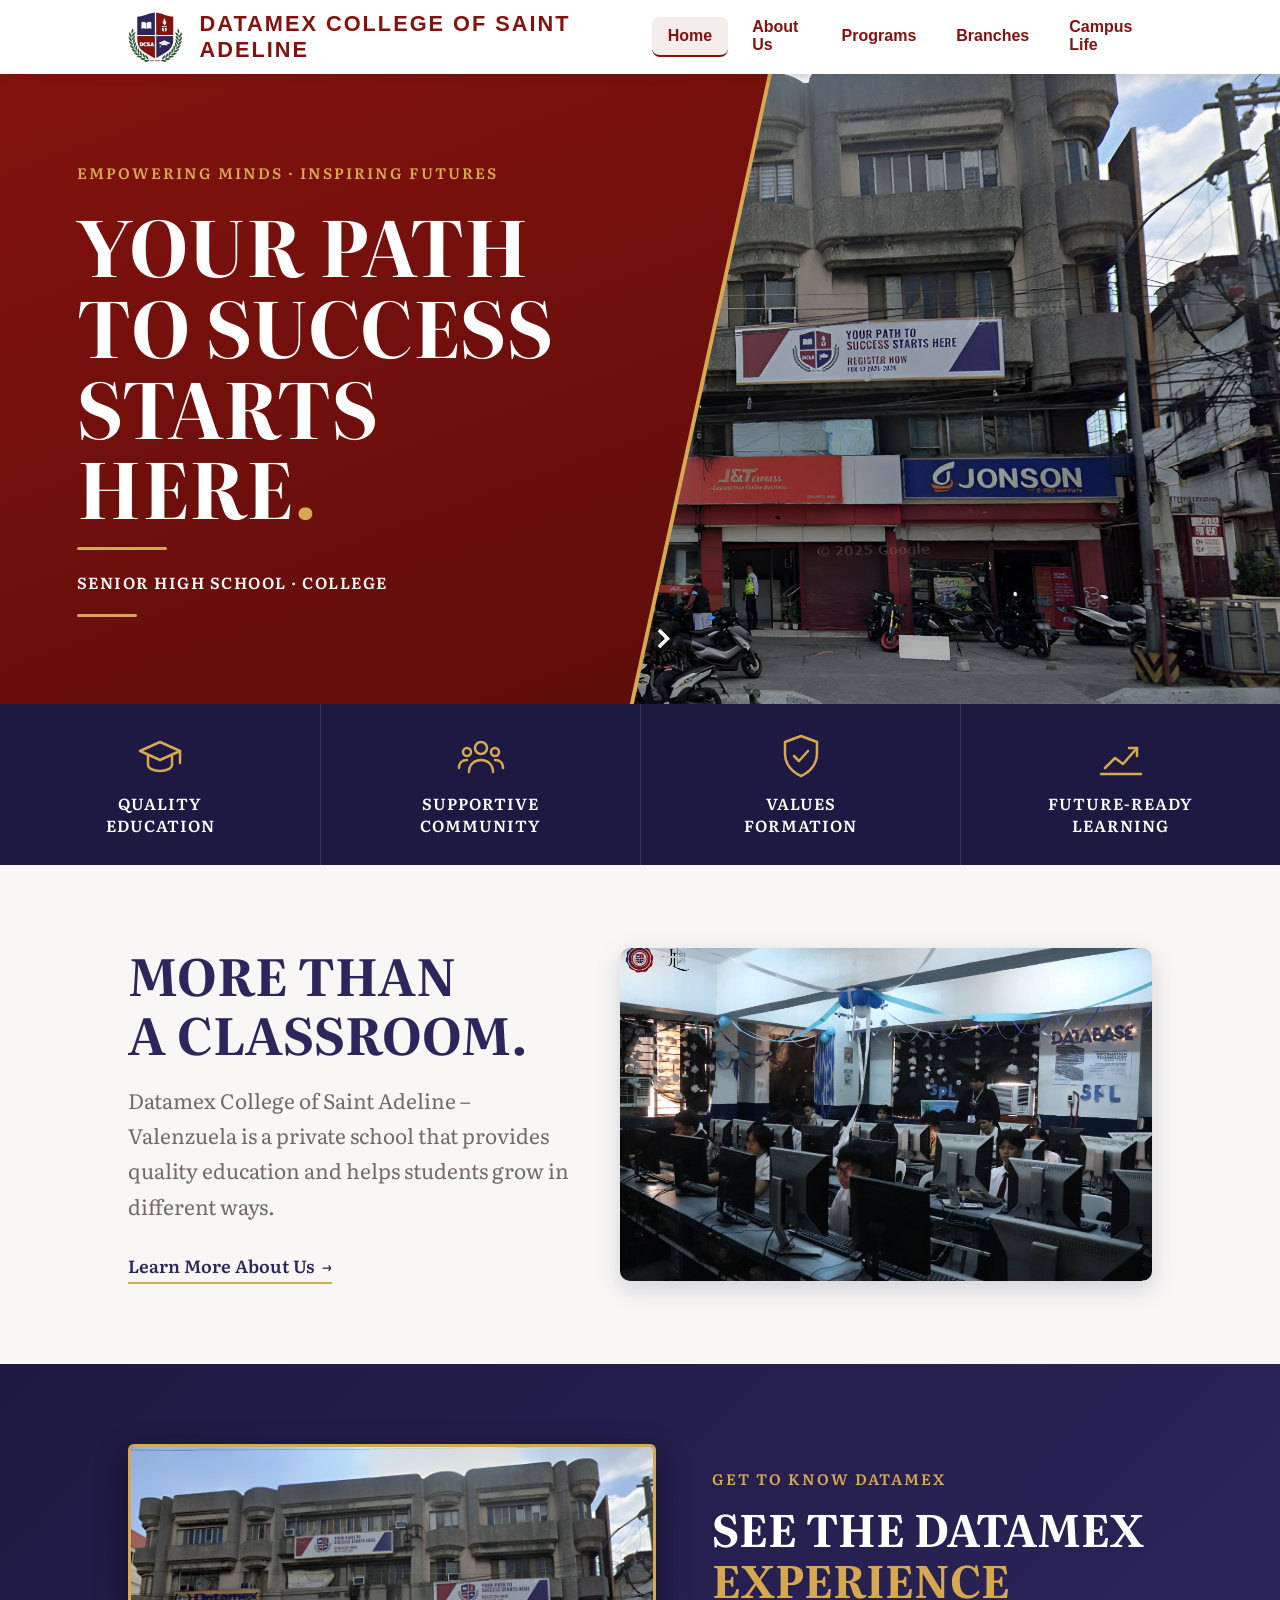
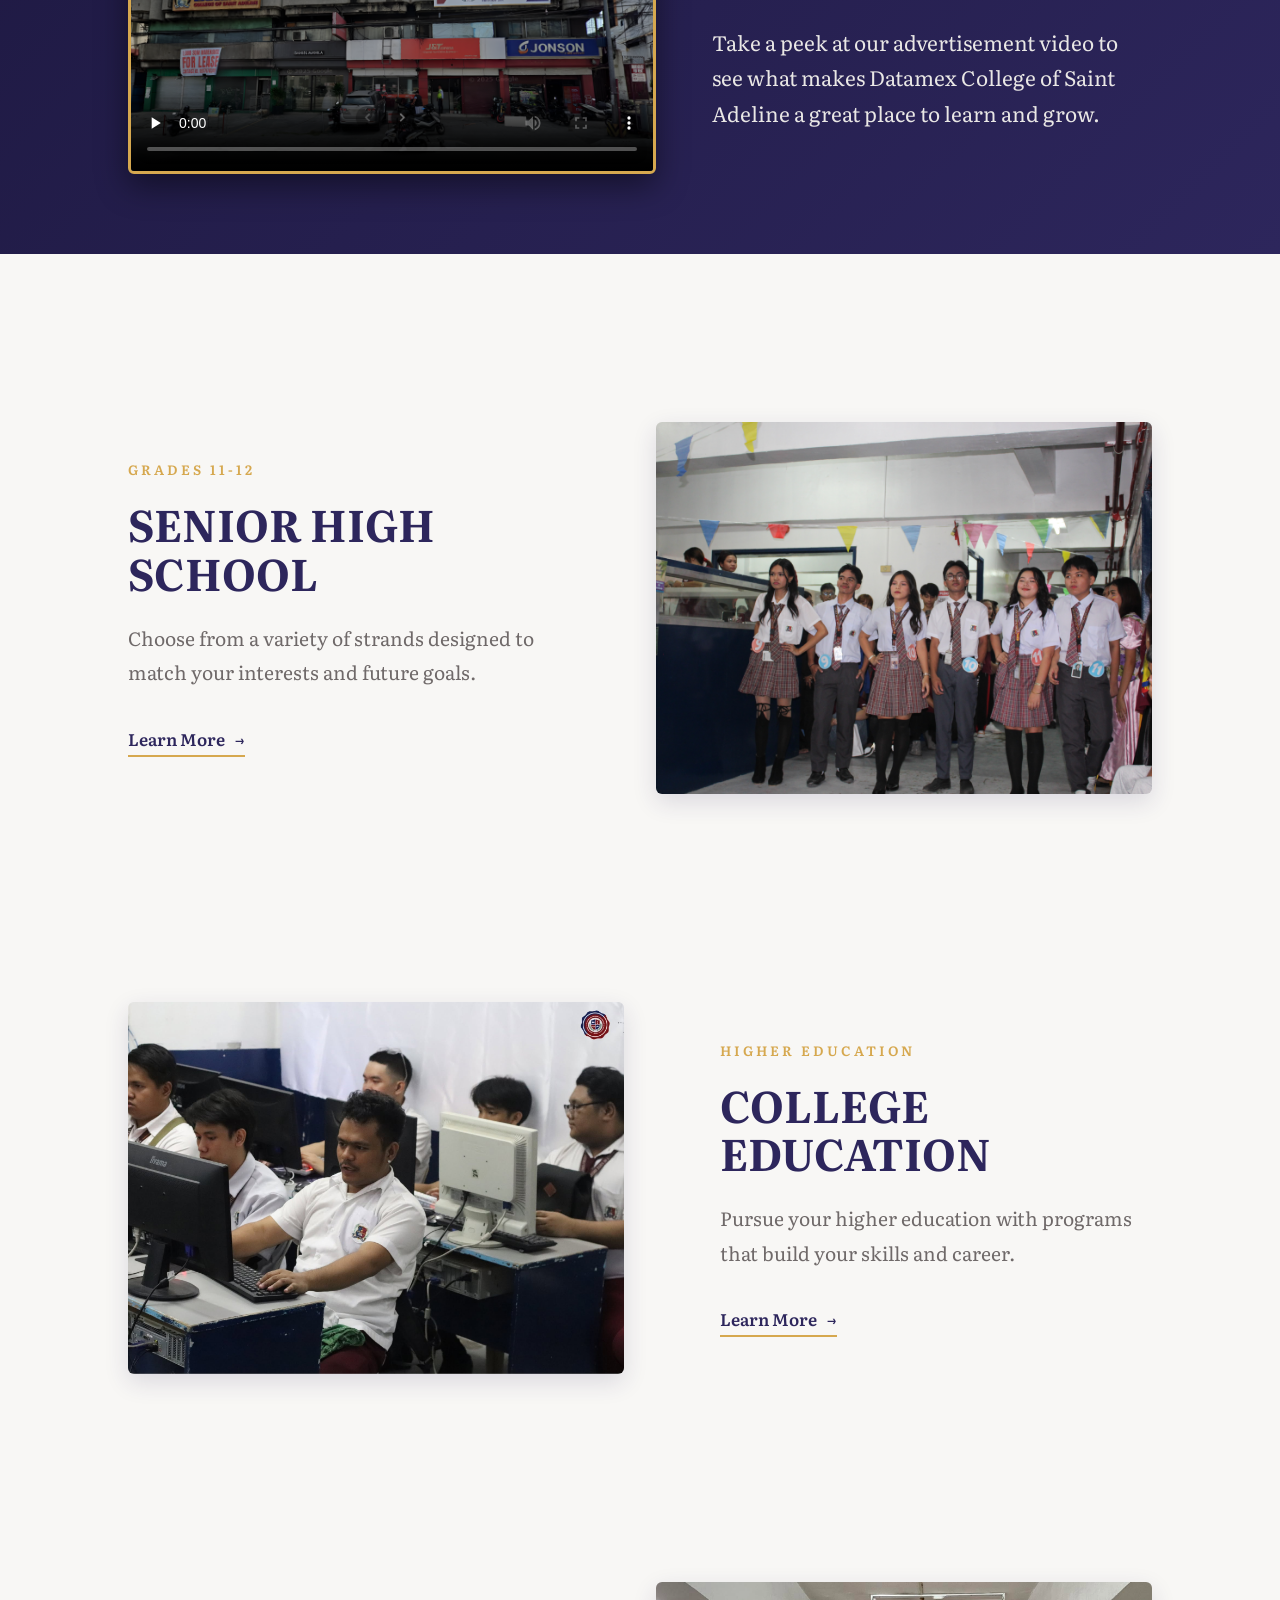
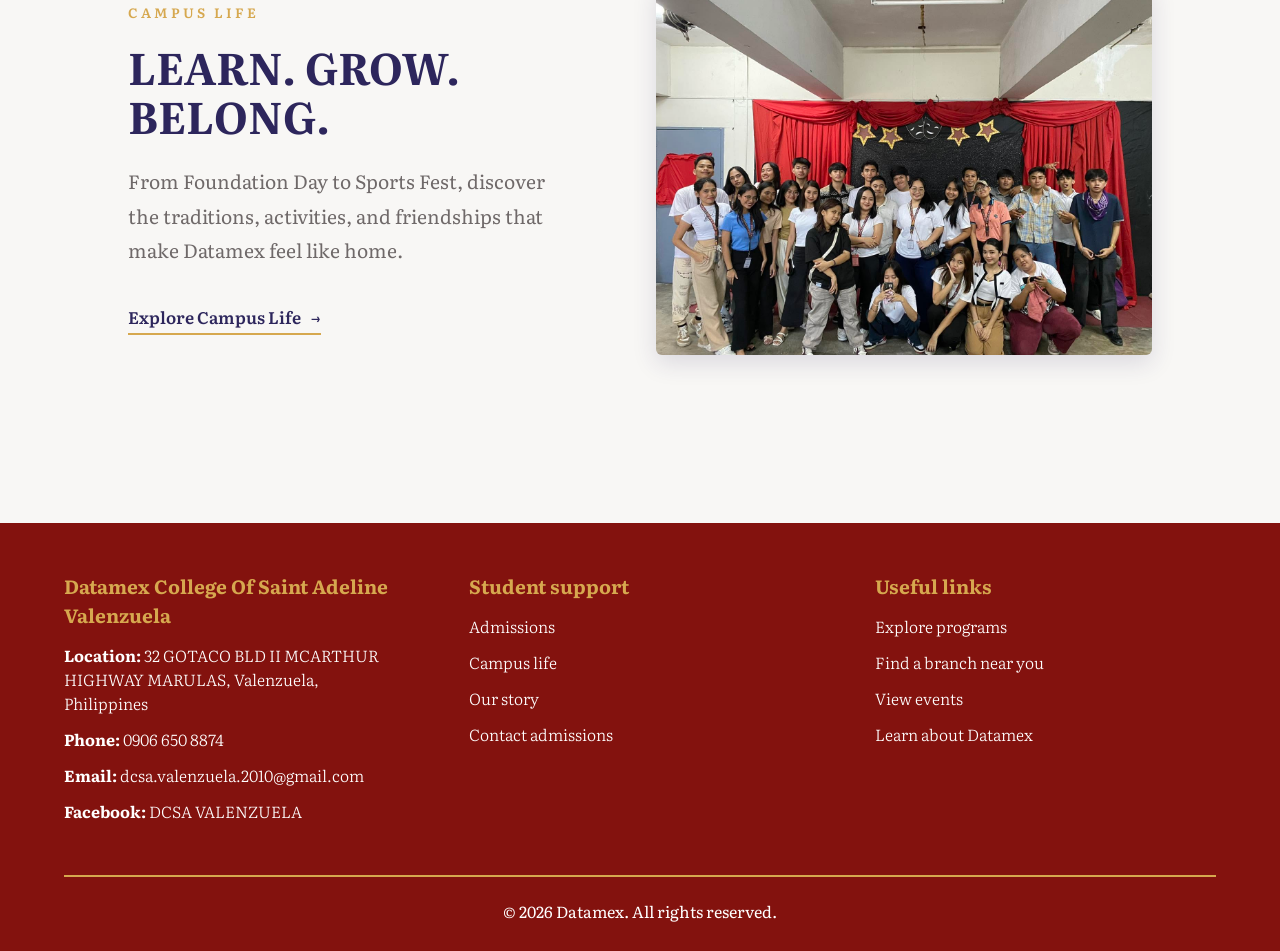
<file: index.html>
<!DOCTYPE html>
<html lang="en">
<head>
    <meta charset="UTF-8">
    <meta name="viewport" content="width=device-width, initial-scale=1.0">
<link rel="preconnect" href="https://fonts.googleapis.com">
<link rel="preconnect" href="https://fonts.gstatic.com" crossorigin>
<link href="https://fonts.googleapis.com/css2?family=Literata:ital,opsz,wght@0,7..72,200..900;1,7..72,200..900&display=swap" rel="stylesheet"> 
<title>DCSA | Home</title>
    <link rel="stylesheet" href="styles.css">
</head>
<body>
<header class="header">
    <a href="index.html" class="logo">
        <span class="logo-img"><img src="images/schools/datamexlogo.jpg" alt=""></span>
        <span class="logo-text">DATAMEX COLLEGE OF SAINT ADELINE</span>
    </a>

    <input type="checkbox" id="nav-check" class="nav-check" aria-label="Toggle navigation menu">
    <label for="nav-check" class="nav-toggle" aria-hidden="true"><span class="bar"></span></label>
    <label for="nav-check" class="nav-backdrop" aria-hidden="true"></label>

    <nav class="navbar" aria-label="Main navigation">
        <a href="index.html" aria-current="page">Home</a>
        <a href="about.html">About Us</a>
        <a href="programs.html">Programs</a>
        <a href="branches.html">Branches</a>
        <a href="events.html">Campus Life</a>
    </nav>
</header>

<section class="hero" id="home">
    <div class="hero-main">
        <div class="hero-panel-wrap">
            <div class="hero-panel">
                <p class="hero-eyebrow">Empowering minds · Inspiring Futures</p>
                <h1>YOUR PATH TO SUCCESS<br>STARTS HERE<span>.</span></h1>
                <div class="hero-divider"></div>
                <p class="hero-levels">Senior High School · College</p>
                <div class="hero-divider short"></div>
            </div>
        </div>
    </div>

    <ul class="hero-features">
        <li>
            <svg viewBox="0 0 48 48" aria-hidden="true">
                <path d="M24 10 4 19l20 9 20-9-20-9Z"/>
                <path d="M12 24v9c0 3 5 6 12 6s12-3 12-6v-9"/>
                <path d="M44 19v12"/>
            </svg>
            <span>Quality<br>Education</span>
        </li>
        <li>
            <svg viewBox="0 0 48 48" aria-hidden="true">
                <circle cx="24" cy="16" r="6"/>
                <circle cx="10" cy="20" r="4"/>
                <circle cx="38" cy="20" r="4"/>
                <path d="M12 40c0-7 5-12 12-12s12 5 12 12"/>
                <path d="M2 36c0-5 3-8 8-8M46 36c0-5-3-8-8-8"/>
            </svg>
            <span>Supportive<br>Community</span>
        </li>
        <li>
            <svg viewBox="0 0 48 48" aria-hidden="true">
                <path d="M24 4 8 10v12c0 10 7 18 16 22 9-4 16-12 16-22V10L24 4Z"/>
                <path d="M17 24l5 5 9-10"/>
            </svg>
            <span>Values<br>Formation</span>
        </li>
        <li>
            <svg viewBox="0 0 48 48" aria-hidden="true">
                <path d="M4 42h40"/>
                <path d="M8 36l10-10 8 6 14-16"/>
                <path d="M32 16h8v8"/>
            </svg>
            <span>Future-Ready<br>Learning</span>
        </li>
    </ul>
</section>
<!--For Intro-->
<section class="intro">
    <div class="intro-content">
        <h2>More than<br>a classroom.</h2>
        <p>
        Datamex College of Saint Adeline – Valenzuela is a private school
        that provides quality education and helps students grow in different ways.
        </p>
        <a href="about.html" class="intro-link">Learn More About Us <span>→</span></a>
    </div>

    <div class="intro-img">
        <img src="images/schools/intro.jpg" alt="Students of Datames College of Saint Adeline">
    </div>
</section>

<!--For Ads-->
<section class="advertisement">
    <div class="advertisement-video">
        <video id="adVideo" poster="images/gotaco.png" preload="none" controls>
            <source src="videos/ads.mp4" type="video/mp4">
        </video>
    </div>

    <div class="advertisement-content">
        <p class="eyebrow">Get to know Datamex</p>
        <h2>See the Datamex<br><span>Experience</span></h2>
        <p class="advertisement-text">
            Take a peek at our advertisement video to see what makes Datamex College of Saint Adeline a great place to learn and grow.
        </p>
    </div>
</section>

<!--For Programs -->
<section class="program-rows">
    <article class="program-row">
        <div class="program-text">
            <p class="eyebrow">Grades 11-12</p>
            <h2>Senior High School</h2>
            <p class="program-desc">
                Choose from a variety of strands designed to match your
                interests and future goals.
            </p>
            <a href="programs.html#shs" class="program-link">Learn More <span>→</span></a>
        </div>
        <div class="program-img">
            <img src="images/schools/shs.JPG" alt="Senior high school students studying together">
        </div>
    </article>

    <article class="program-row">
        <div class="program-text">
            <p class="eyebrow">Higher Education</p>
            <h2>College Education</h2>
            <p class="program-desc">
                Pursue your higher education with programs that build your
                skills and career.
            </p>
            <a href="programs.html#college" class="program-link">Learn More <span>→</span></a>
        </div>
        <div class="program-img">
            <img src="images/schools/college.jpg" alt="College students collaborating in class">
        </div>
    </article>

    <article class="program-row">
        <div class="program-text">
            <p class="eyebrow">Campus Life</p>
            <h2>Learn. Grow. Belong.</h2>
            <p class="program-desc">
                From Foundation Day to Sports Fest, discover the traditions,
                activities, and friendships that make Datamex feel like home.
            </p>
            <a href="events.html" class="program-link">Explore Campus Life <span>→</span></a>
        </div>
        <div class="program-img">
            <img src="images/schools/cl-datamexfam.jpg" alt="A group photo of Datamex students">
        </div>
    </article>
</section>
<!--Footer-->
<footer>
  <div class="cols">
    <section>
      <h3>Datamex College Of Saint Adeline Valenzuela</h3>
      <p><b>Location:</b> 32 GOTACO BLD II MCARTHUR HIGHWAY MARULAS, Valenzuela, Philippines</p>
      <p><b>Phone:</b> 0906 650 8874</p>
      <p><b>Email:</b> <a href="mailto:dcsa.valenzuela.2010@gmail.com">dcsa.valenzuela.2010@gmail.com</a></p>
      <p><b>Facebook:</b> <a href="https://www.facebook.com/datamexcollegeofstadelinevalenzuela">DCSA VALENZUELA</a></p>
    </section>
    <nav aria-label="Student support">
      <h3>Student support</h3>
      <ul>
        <li><a href="programs.html#shs-requirements">Admissions</a></li>
        <li><a href="events.html">Campus life</a></li>
        <li><a href="about.html">Our story</a></li>
        <li><a href="#">Contact admissions</a></li>
      </ul>
    </nav>
    <nav aria-label="Useful links">
      <h3>Useful links</h3>
      <ul>
        <li><a href="programs.html">Explore programs</a></li>
        <li><a href="branches.html">Find a branch near you</a></li>
        <li><a href="events.html">View events</a></li>
        <li><a href="about.html">Learn about Datamex</a></li>
      </ul>
    </nav>
  </div>
  <div class="bottom">© 2026 Datamex. All rights reserved.</div>
</footer>
</body>
</html>
</file>
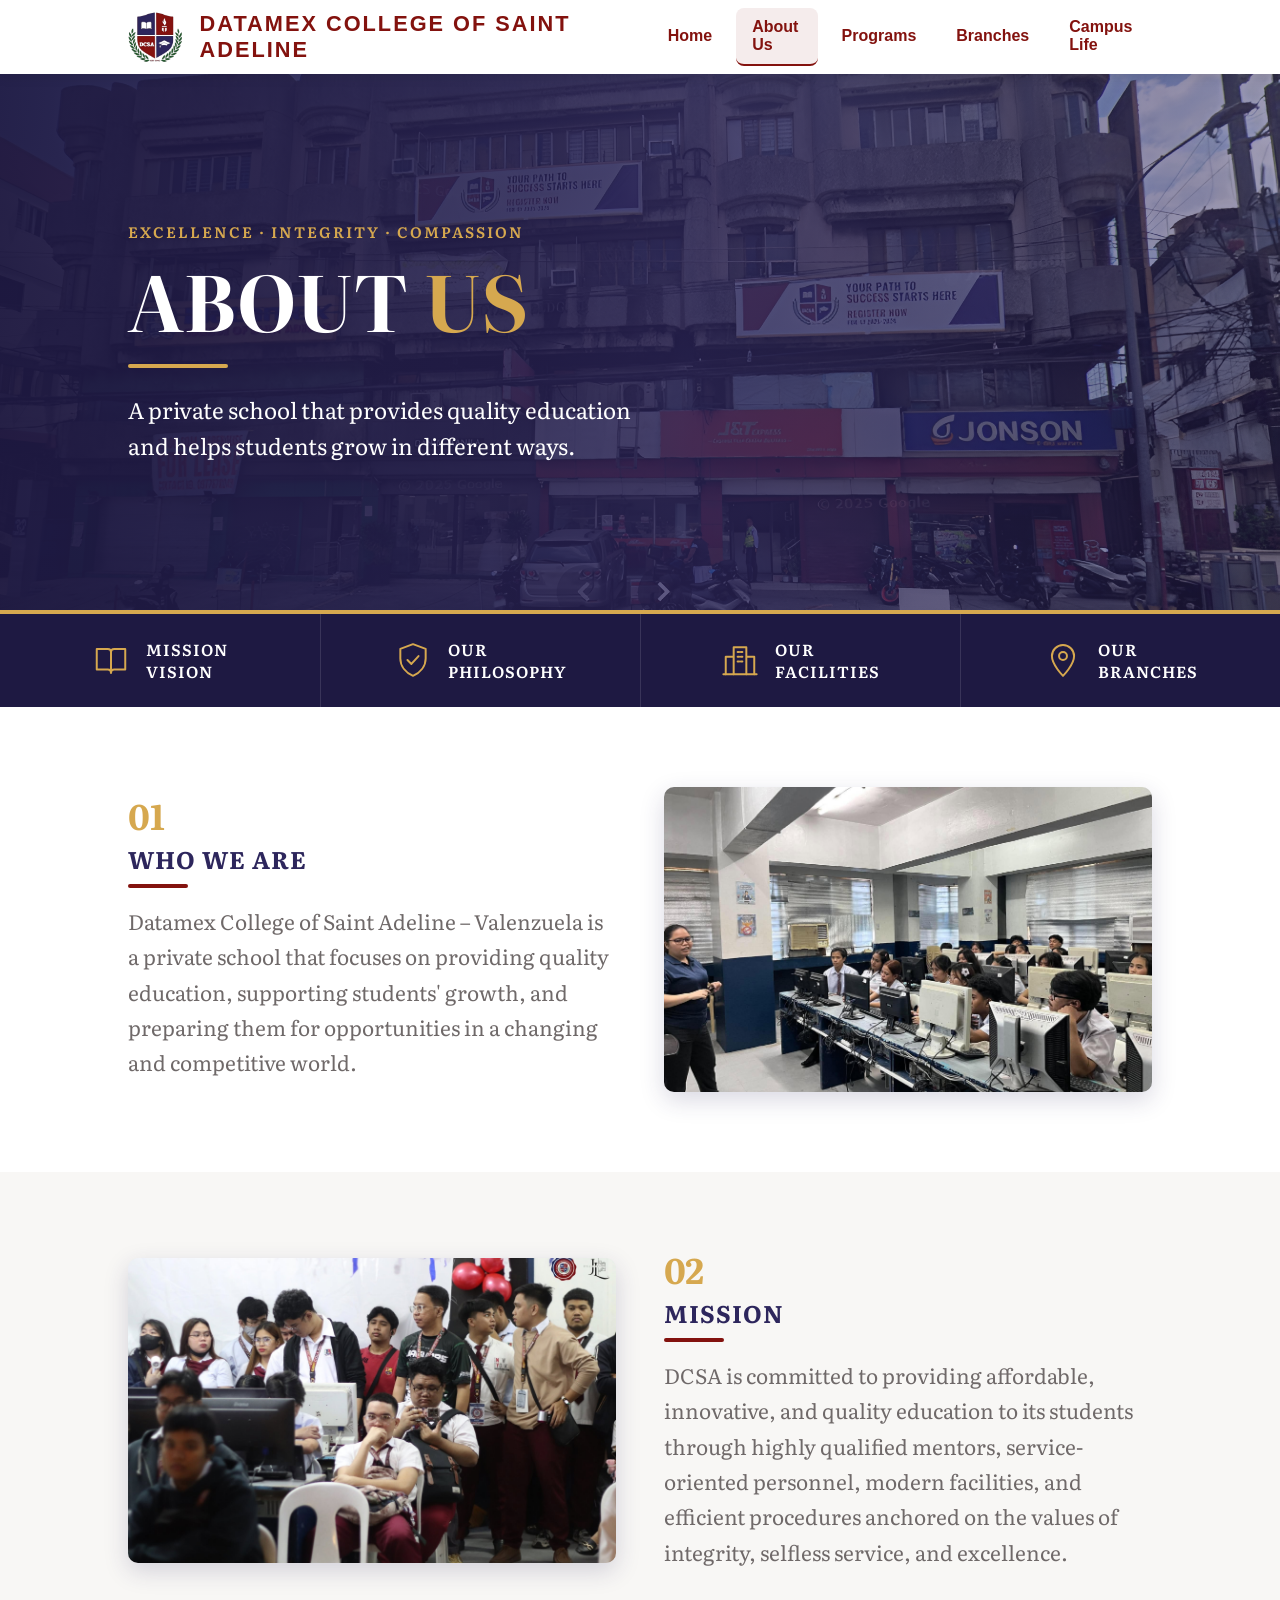
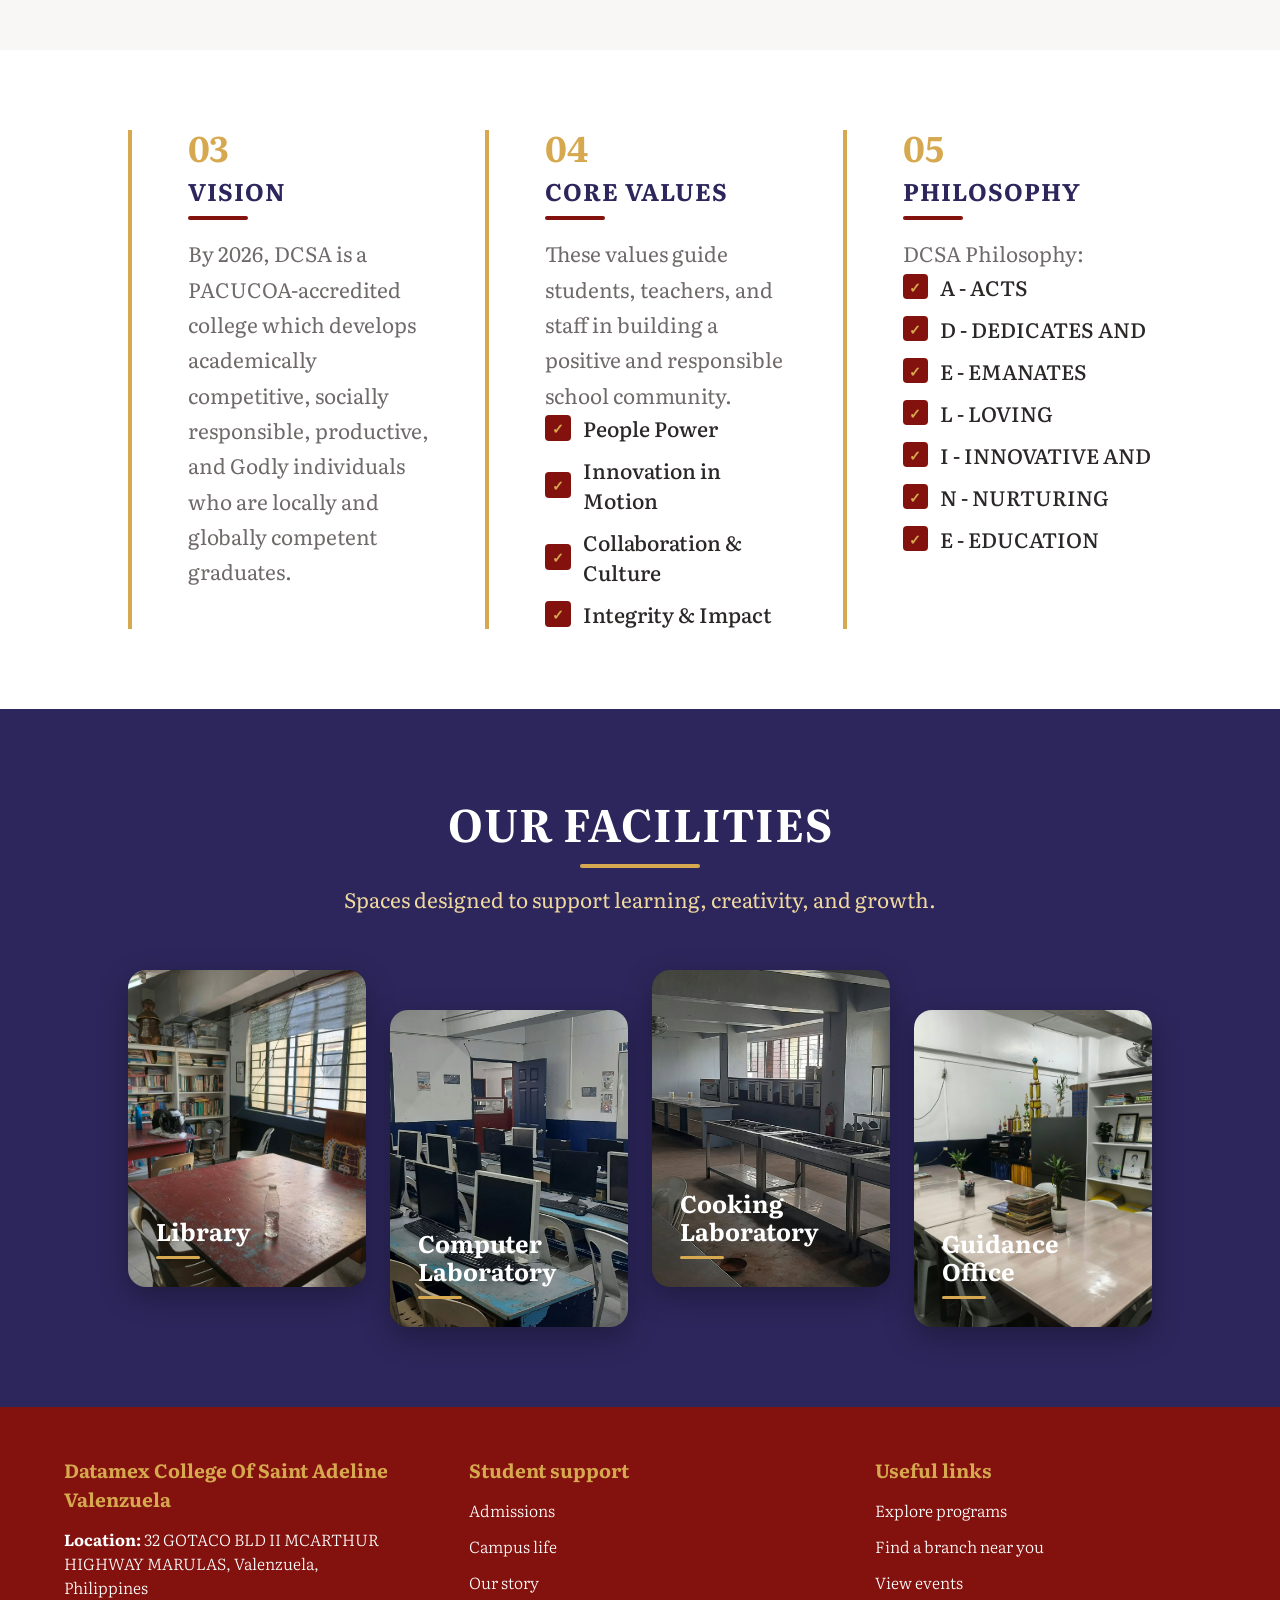
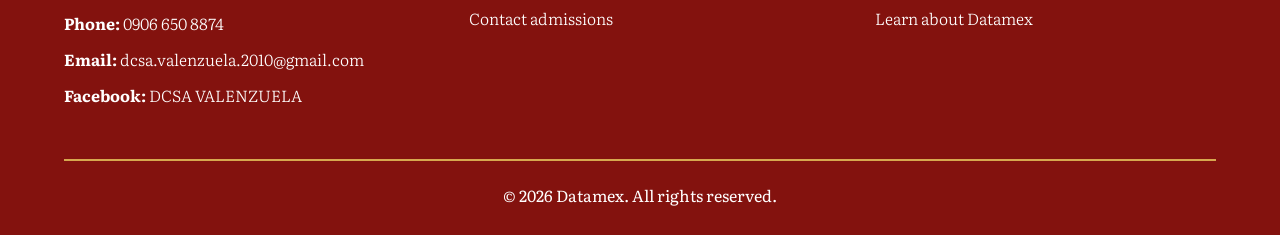
<file: about.html>
<!DOCTYPE html>
<html lang="en">
<head>
    <meta charset="UTF-8">
    <meta name="viewport" content="width=device-width, initial-scale=1.0">
<link rel="preconnect" href="https://fonts.googleapis.com">
<link rel="preconnect" href="https://fonts.gstatic.com" crossorigin>
<link href="https://fonts.googleapis.com/css2?family=Literata:ital,opsz,wght@0,7..72,200..900;1,7..72,200..900&display=swap" rel="stylesheet">     
    <title>DCSA | About</title>
    <link rel="stylesheet" href="styles.css">
    <link rel="stylesheet" href="about.css">
</head>
<body>
<header class="header">
    <a href="index.html" class="logo">
        <span class="logo-img"><img src="images/schools/datamexlogo.jpg" alt=""></span>
        <span class="logo-text">DATAMEX COLLEGE OF SAINT ADELINE</span>
    </a>

    <input type="checkbox" id="nav-check" class="nav-check" aria-label="Toggle navigation menu">
    <label for="nav-check" class="nav-toggle" aria-hidden="true"><span class="bar"></span></label>
    <label for="nav-check" class="nav-backdrop" aria-hidden="true"></label>

    <nav class="navbar" aria-label="Main navigation">
        <a href="index.html">Home</a>
        <a href="about.html" aria-current="page">About Us</a>
        <a href="programs.html">Programs</a>
        <a href="branches.html">Branches</a>
        <a href="events.html">Campus Life</a>
    </nav>
</header>
<!-- Hero -->
<section class="about-hero" id="about-top">
    <div class="abh-main">
        <div class="abh-content">
            <p class="abh-eyebrow">Excellence · Integrity · Compassion</p>
            <h1>About <span>Us</span></h1>
            <div class="abh-divider"></div>
            <p class="abh-text">
            A private school that provides quality education
            and helps students grow in different ways.
            </p>
        </div>
    </div>

    <ul class="abh-links">
        <li>
            <a href="#mission">
                <svg viewBox="0 0 48 48" aria-hidden="true">
                    <path d="M6 10h14c3 0 4 2 4 4v26c0-2-1-4-4-4H6V10Z"/>
                    <path d="M42 10H28c-3 0-4 2-4 4v26c0-2 1-4 4-4h14V10Z"/>
                </svg>
                <span>Mission<br>Vision</span>
            </a>
        </li>
        <li>
            <a href="#Philosophy">
                <svg viewBox="0 0 48 48" aria-hidden="true">
                    <path d="M24 4 8 10v12c0 10 7 18 16 22 9-4 16-12 16-22V10L24 4Z"/>
                    <path d="M17 24l5 5 9-10"/>
                </svg>
                <span>Our<br>Philosophy</span>
            </a>
        </li>
        <li>
            <a href="#facilities">
                <svg viewBox="0 0 48 48" aria-hidden="true">
                    <path d="M6 42V20h10v22M16 42V8h16v34M32 42V20h10v22"/>
                    <path d="M21 14h2M25 14h2M21 20h2M25 20h2M21 26h2M25 26h2"/>
                    <path d="M3 42h42"/>
                </svg>
                <span>Our<br>Facilities</span>
            </a>
        </li>
        <li>
            <a href="branches.html">
                <svg viewBox="0 0 48 48" aria-hidden="true">
                    <path d="M24 44S10 30 10 19a14 14 0 0 1 28 0c0 11-14 25-14 25Z"/>
                    <circle cx="24" cy="19" r="5"/>
                </svg>
                <span>Our<br>Branches</span>
            </a>
        </li>
    </ul>
</section>

<!-- 01 School Background (text left, image right) -->
<section class="ab-row" id="our-story">
    <div class="ab-text">
        <span class="ab-num">01</span>
        <h2>WHO WE ARE</h2>
        <p>
        Datamex College of Saint Adeline – Valenzuela is a private school
        that focuses on providing quality education, supporting students' growth, and preparing them for opportunities in a changing and competitive world.
        </p>
    </div>
    <div class="ab-img">
        <img src="images/schools/about-2.jpg" alt="DCSA Valenzuela students walking on campus">
    </div>
</section>

<!-- 02 Mission (image left, text right) -->
<section class="ab-row ab-row--alt" id="mission">
    <div class="ab-img">
        <img src="images/schools/about-1.jpg" alt="DCSA Valenzuela students">
    </div>
    <div class="ab-text">
        <span class="ab-num">02</span>
        <h2>Mission</h2>
        <p>
            DCSA is committed to providing affordable, innovative, and quality
            education to its students through highly qualified mentors,
            service-oriented personnel, modern facilities, and efficient
            procedures anchored on the values of integrity, selfless service,
            and excellence.
        </p>
    </div>
</section>

<!-- 03 Vision + 04 Core Values -->
<section class="ab-duo" id="Philosophy">
    <div class="ab-text">
        <span class="ab-num">03</span>
        <h2>Vision</h2>
        <p>
            By 2026, DCSA is a PACUCOA-accredited college which develops
            academically competitive, socially responsible, productive, and
            Godly individuals who are locally and globally competent graduates.
        </p>
    </div>
    <div class="ab-text">
        <span class="ab-num">04</span>
        <h2>Core Values</h2>
        <p>
            These values guide students, teachers, and staff in building a positive and responsible school community.   
        </p>
        <ul class="ab-values">
            <li>People Power</li>
            <li>Innovation in Motion </li>
            <li>Collaboration & Culture </li>
            <li>Integrity & Impact </li>
        </ul>
    </div>
    <div class="ab-text">
        <span class="ab-num">05</span>
        <h2>Philosophy</h2>
        <p>
            DCSA Philosophy:
        </p> 
        <ul class="ab-values">
            <li>A - ACTS</li>
            <li>D - DEDICATES AND</li>
            <li>E - EMANATES</li>
            <li>L - LOVING</li>
            <li>I - INNOVATIVE AND</li>
            <li>N - NURTURING</li>
            <li>E - EDUCATION</li>
        </ul>
    </div>    
</section>

<!-- Facilities -->

<section class="facilities" id="facilities">
    <div class="section-title">
        <h2>Our Facilities</h2>
        <p>Spaces designed to support learning, creativity, and growth.</p>
    </div>

    <div class="facility-cards">
        <article class="facility-card" id="facility-card-1">
            <img src="images/schools/library1.jpg" alt="School library" loading="lazy">
            <h3>Library</h3>
            <a class="facility-open" href="#facility-1" aria-label="View larger photo: Library"></a>
        </article>

        <article class="facility-card" id="facility-card-2">
            <img src="images/schools/comlab1.jpg" alt="Computer laboratory" loading="lazy">
            <h3>Computer Laboratory</h3>
            <a class="facility-open" href="#facility-2" aria-label="View larger photo: Computer Laboratory"></a>
        </article>

        <article class="facility-card" id="facility-card-3">
            <img src="images/schools/cookinglab.jpg" alt="Cooking laboratory" loading="lazy">
            <h3>Cooking Laboratory</h3>
            <a class="facility-open" href="#facility-3" aria-label="View larger photo: Cooking Laboratory"></a>
        </article>

        <article class="facility-card" id="facility-card-4">
            <img src="images/schools/guidance.jpg" alt="Guidance office" loading="lazy">
            <h3>Guidance Office</h3>
            <a class="facility-open" href="#facility-4" aria-label="View larger photo: Guidance Office"></a>
        </article>
    </div>

    <div class="facility-lightbox" id="facility-1" role="dialog" aria-label="Library">
        <a class="fl-backdrop" href="#facility-card-1" aria-label="Close"></a>
        <figure>
            <img src="images/schools/library1.jpg" alt="School library" loading="lazy">
            <figcaption>Library</figcaption>
        </figure>
        <a class="fl-btn fl-close" href="#facility-card-1" aria-label="Close">&times;</a>
        <a class="fl-btn fl-prev" href="#facility-4" aria-label="Previous photo">&#8249;</a>
        <a class="fl-btn fl-next" href="#facility-2" aria-label="Next photo">&#8250;</a>
    </div>

    <div class="facility-lightbox" id="facility-2" role="dialog" aria-label="Computer Laboratory">
        <a class="fl-backdrop" href="#facility-card-2" aria-label="Close"></a>
        <figure>
            <img src="images/schools/comlab1.jpg" alt="Computer laboratory" loading="lazy">
            <figcaption>Computer Laboratory</figcaption>
        </figure>
        <a class="fl-btn fl-close" href="#facility-card-2" aria-label="Close">&times;</a>
        <a class="fl-btn fl-prev" href="#facility-1" aria-label="Previous photo">&#8249;</a>
        <a class="fl-btn fl-next" href="#facility-3" aria-label="Next photo">&#8250;</a>
    </div>

    <div class="facility-lightbox" id="facility-3" role="dialog" aria-label="Cooking Laboratory">
        <a class="fl-backdrop" href="#facility-card-3" aria-label="Close"></a>
        <figure>
            <img src="images/schools/cookinglab.jpg" alt="Cooking laboratory" loading="lazy">
            <figcaption>Cooking Laboratory</figcaption>
        </figure>
        <a class="fl-btn fl-close" href="#facility-card-3" aria-label="Close">&times;</a>
        <a class="fl-btn fl-prev" href="#facility-2" aria-label="Previous photo">&#8249;</a>
        <a class="fl-btn fl-next" href="#facility-4" aria-label="Next photo">&#8250;</a>
    </div>

    <div class="facility-lightbox" id="facility-4" role="dialog" aria-label="Guidance Office">
        <a class="fl-backdrop" href="#facility-card-4" aria-label="Close"></a>
        <figure>
            <img src="images/schools/guidance.jpg" alt="Guidance office" loading="lazy">
            <figcaption>Guidance Office</figcaption>
        </figure>
        <a class="fl-btn fl-close" href="#facility-card-4" aria-label="Close">&times;</a>
        <a class="fl-btn fl-prev" href="#facility-3" aria-label="Previous photo">&#8249;</a>
        <a class="fl-btn fl-next" href="#facility-1" aria-label="Next photo">&#8250;</a>
    </div>
</section>

<!--Footer-->
<footer>
  <div class="cols">
    <section>
      <h3>Datamex College Of Saint Adeline Valenzuela</h3>
      <p><b>Location:</b> 32 GOTACO BLD II MCARTHUR HIGHWAY MARULAS, Valenzuela, Philippines</p>
      <p><b>Phone:</b> 0906 650 8874</p>
      <p><b>Email:</b> <a href="mailto:dcsa.valenzuela.2010@gmail.com">dcsa.valenzuela.2010@gmail.com</a></p>
      <p><b>Facebook:</b> <a href="https://www.facebook.com/datamexcollegeofstadelinevalenzuela">DCSA VALENZUELA</a></p>
    </section>
    <nav aria-label="Student support">
      <h3>Student support</h3>
      <ul>
        <li><a href="programs.html#shs-requirements">Admissions</a></li>
        <li><a href="events.html">Campus life</a></li>
        <li><a href="about.html">Our story</a></li>
        <li><a href="#">Contact admissions</a></li>
      </ul>
    </nav>
    <nav aria-label="Useful links">
      <h3>Useful links</h3>
      <ul>
        <li><a href="programs.html">Explore programs</a></li>
        <li><a href="branches.html">Find a branch near you</a></li>
        <li><a href="events.html">View events</a></li>
        <li><a href="about.html">Learn about Datamex</a></li>
      </ul>
    </nav>
  </div>
  <div class="bottom">© 2026 Datamex. All rights reserved.</div>
</footer>
</body>
</html>
</file>
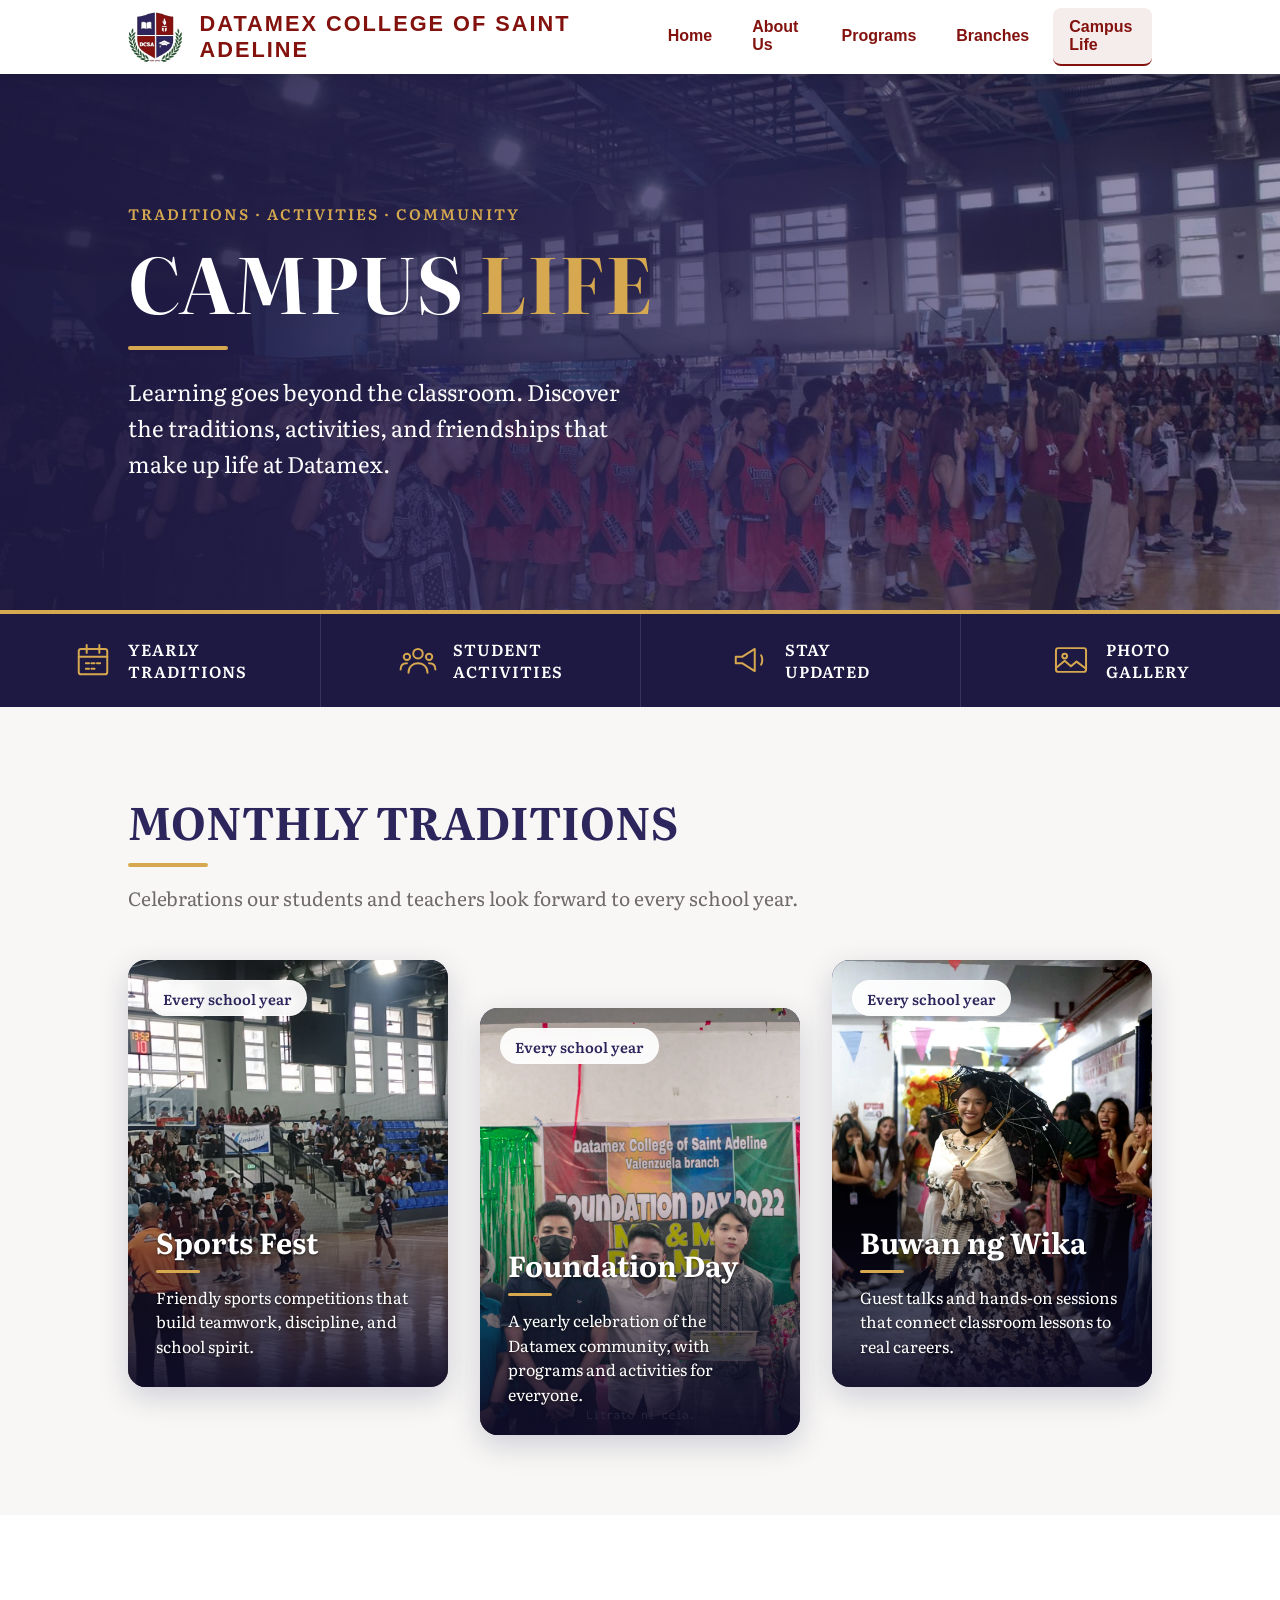
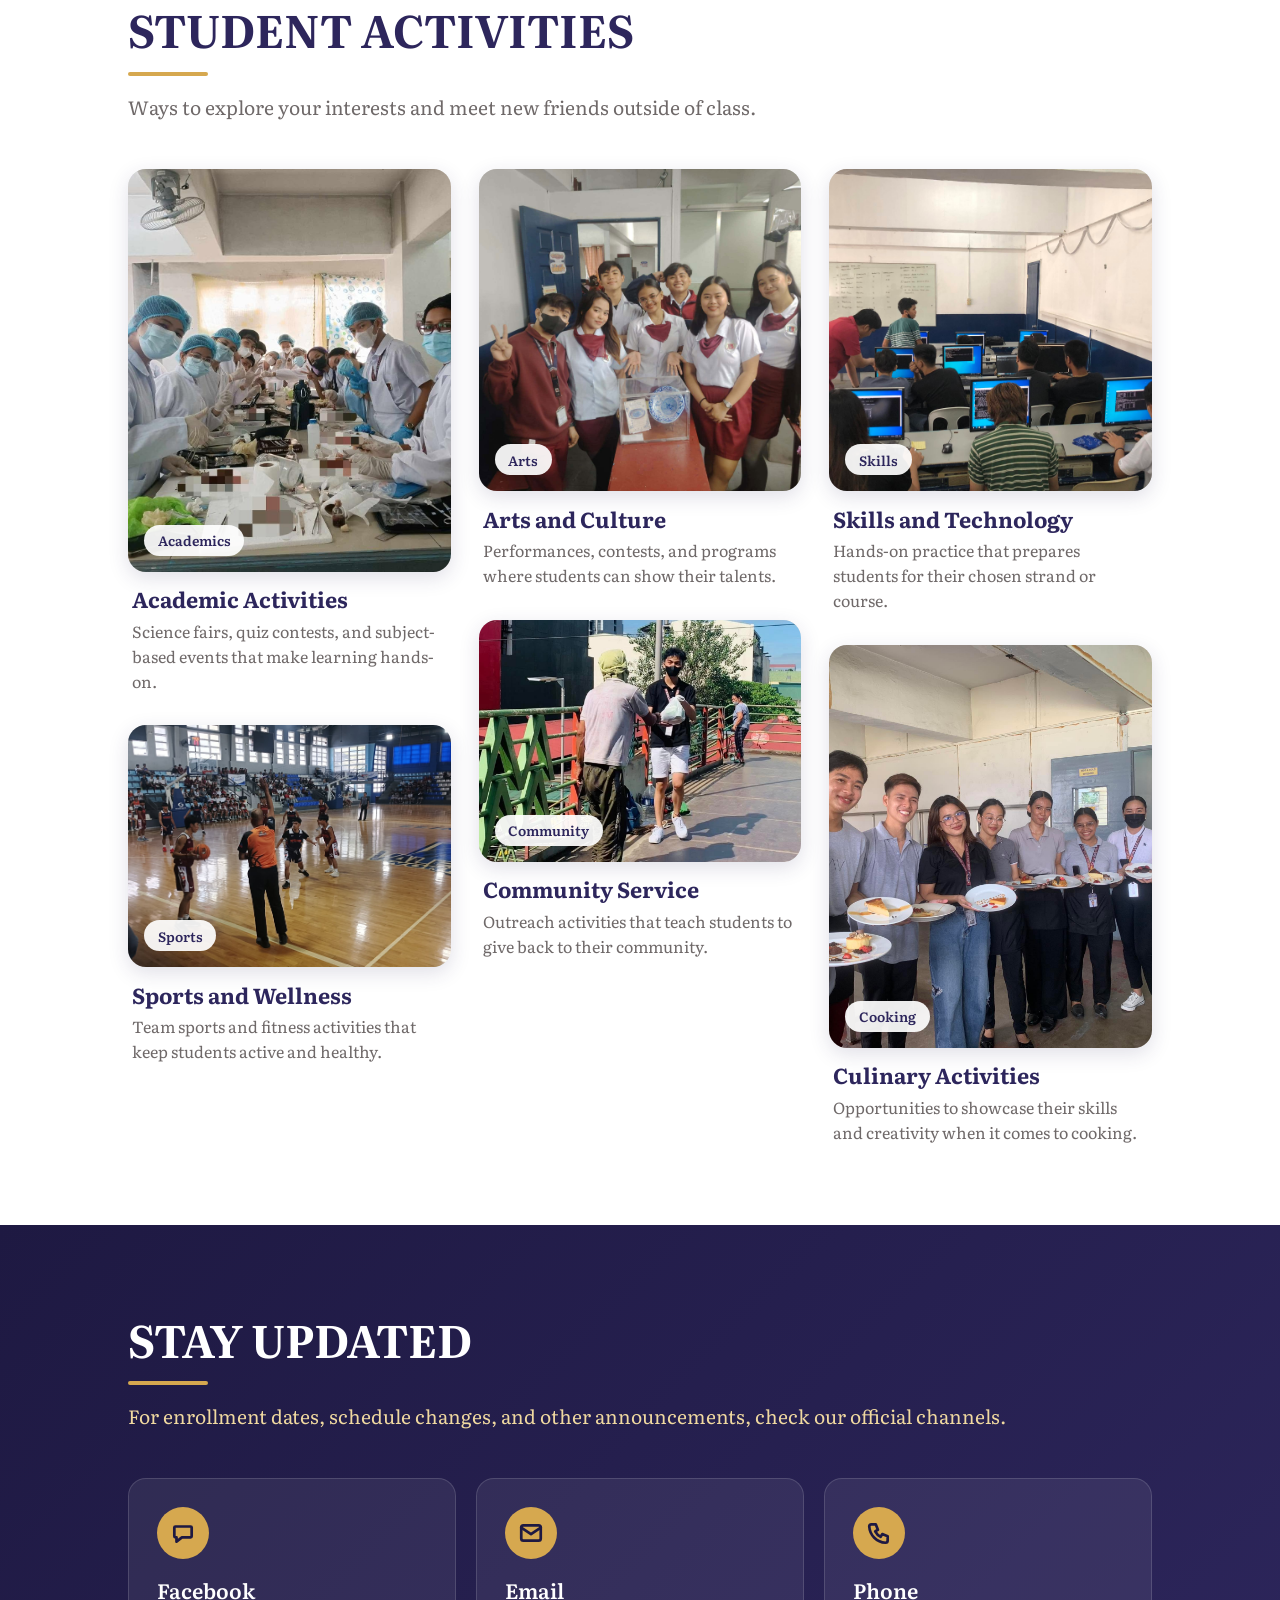
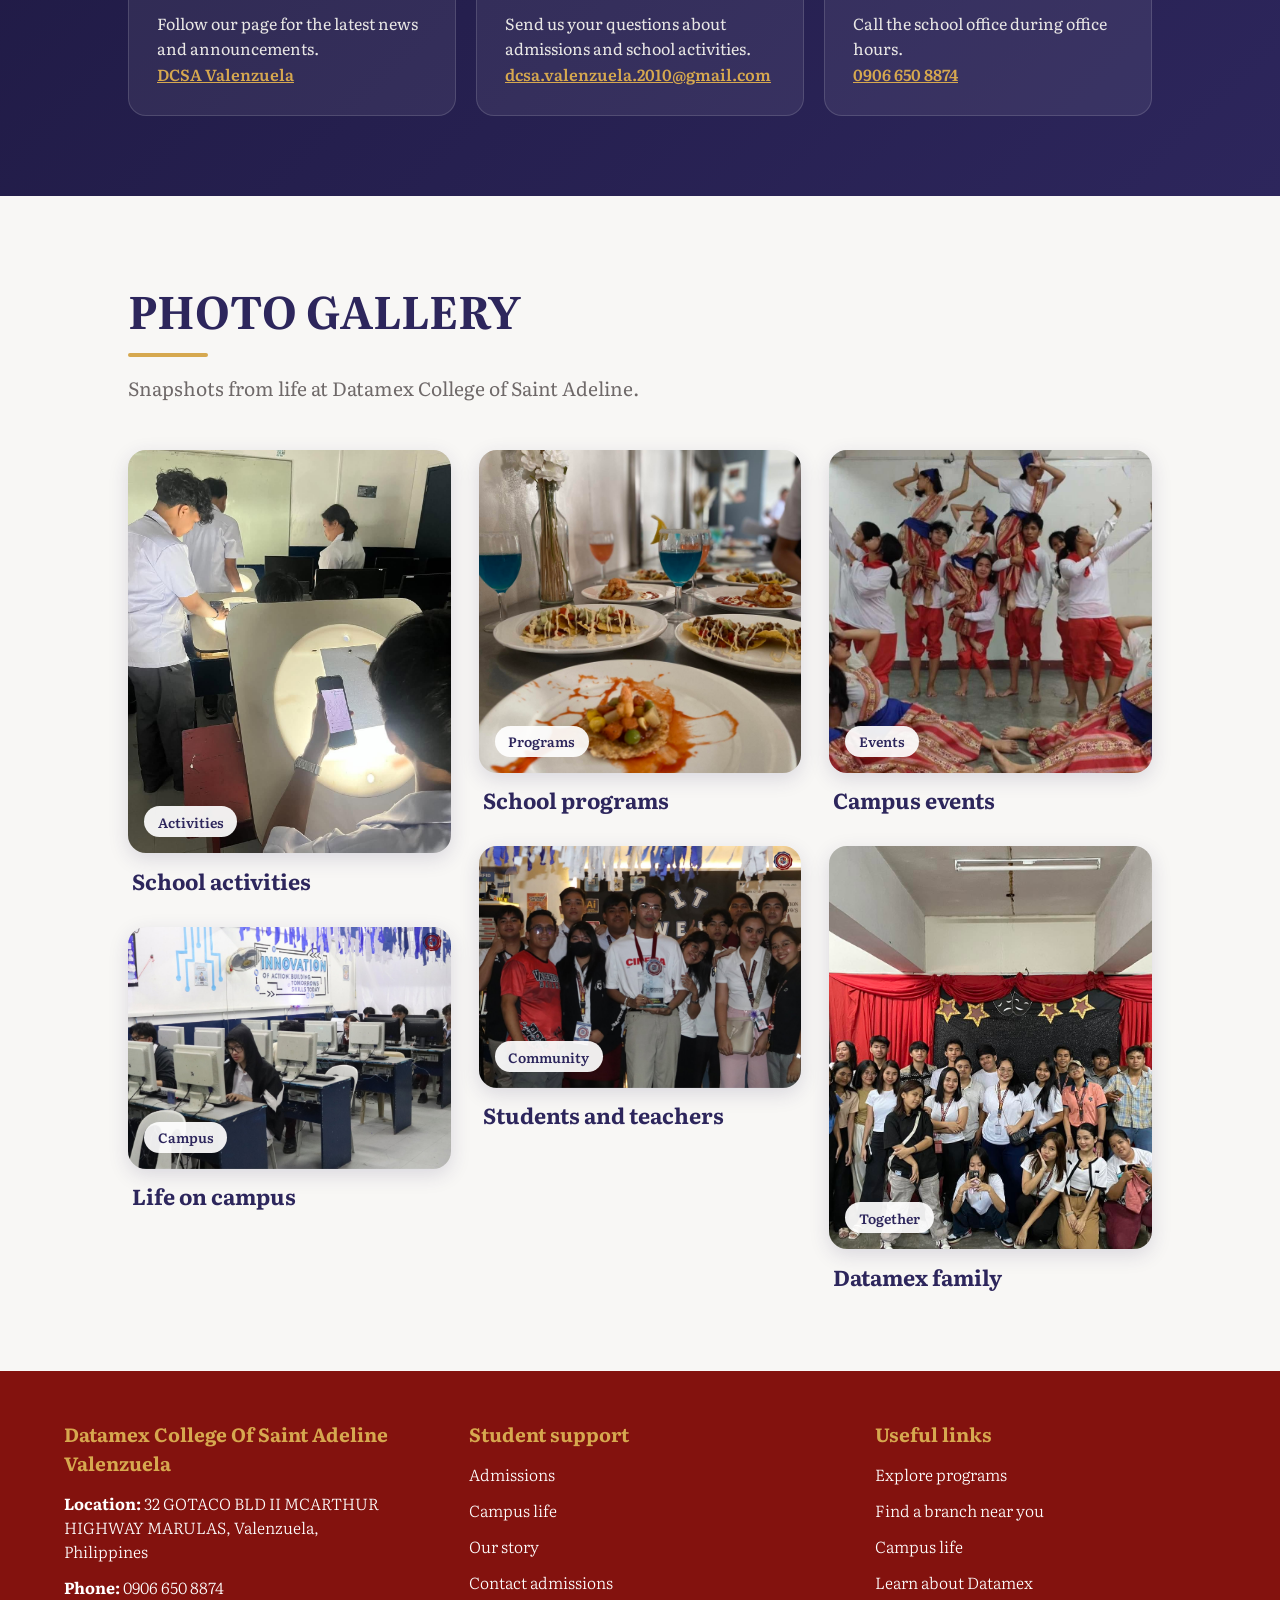
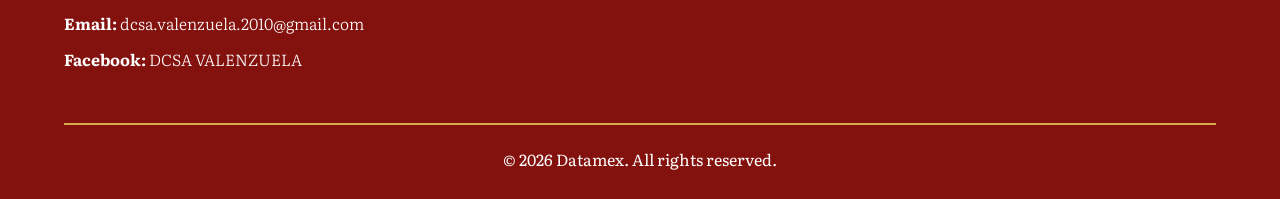
<file: events.html>
<!DOCTYPE html>
<html lang="en">
<head>
    <meta charset="UTF-8">
    <meta name="viewport" content="width=device-width, initial-scale=1.0">
    <meta name="description" content="Campus life at Datamex College of Saint Adeline: yearly traditions, student activities, and where to find the latest news.">
<link rel="preconnect" href="https://fonts.googleapis.com">
<link rel="preconnect" href="https://fonts.gstatic.com" crossorigin>
<link href="https://fonts.googleapis.com/css2?family=Literata:ital,opsz,wght@0,7..72,200..900;1,7..72,200..900&display=swap" rel="stylesheet">
    <link rel="stylesheet" href="styles.css">
    <link rel="stylesheet" href="events.css">
    <title>DCSA | Campus Life</title>
</head>
<body>
<header class="header">
    <a href="index.html" class="logo">
        <span class="logo-img"><img src="images/schools/datamexlogo.jpg" alt=""></span>
        <span class="logo-text">DATAMEX COLLEGE OF SAINT ADELINE</span>
    </a>

    <input type="checkbox" id="nav-check" class="nav-check" aria-label="Toggle navigation menu">
    <label for="nav-check" class="nav-toggle" aria-hidden="true"><span class="bar"></span></label>
    <label for="nav-check" class="nav-backdrop" aria-hidden="true"></label>

    <nav class="navbar" aria-label="Main navigation">
        <a href="index.html" >Home</a>
        <a href="about.html">About Us</a>
        <a href="programs.html">Programs</a>
        <a href="branches.html">Branches</a>
        <a href="events.html" aria-current="page">Campus Life</a>
    </nav>
</header>

<!--Hero-->
<section class="events-hero" id="events-top">
    <div class="eh-main">
        <div class="eh-content">
            <p class="eh-eyebrow">Traditions · Activities · Community</p>
            <h1>Campus <span>Life</span></h1>
            <div class="eh-divider"></div>
            <p class="eh-text">
                Learning goes beyond the classroom. Discover the traditions,
                activities, and friendships that make up life at Datamex.
            </p>
        </div>
    </div>

    <ul class="eh-links">
        <li>
            <a href="#traditions">
                <svg viewBox="0 0 48 48" aria-hidden="true">
                    <rect x="6" y="10" width="36" height="32" rx="3"/>
                    <path d="M6 20h36M16 5v10M32 5v10"/>
                    <path d="M15 28h4M22 28h4M29 28h4M15 35h4M22 35h4"/>
                </svg>
                <span>Yearly<br>Traditions</span>
            </a>
        </li>
        <li>
            <a href="#activities">
                <svg viewBox="0 0 48 48" aria-hidden="true">
                    <circle cx="24" cy="16" r="6"/>
                    <circle cx="10" cy="20" r="4"/>
                    <circle cx="38" cy="20" r="4"/>
                    <path d="M12 40c0-7 5-12 12-12s12 5 12 12"/>
                    <path d="M2 36c0-5 3-8 8-8M46 36c0-5-3-8-8-8"/>
                </svg>
                <span>Student<br>Activities</span>
            </a>
        </li>
        <li>
            <a href="#stay-updated">
                <svg viewBox="0 0 48 48" aria-hidden="true">
                    <path d="M6 20v8h8l16 10V10L14 20H6Z"/>
                    <path d="M38 18c2 3 2 9 0 12"/>
                </svg>
                <span>Stay<br>Updated</span>
            </a>
        </li>
        <li>
            <a href="#gallery">
                <svg viewBox="0 0 48 48" aria-hidden="true">
                    <rect x="5" y="9" width="38" height="30" rx="3"/>
                    <circle cx="16" cy="19" r="3"/>
                    <path d="M5 34l11-9 8 7 7-6 12 9"/>
                </svg>
                <span>Photo<br>Gallery</span>
            </a>
        </li>
    </ul>
</section>

<!-- Yearly Traditions -->
<section class="ev-section ev-traditions" id="traditions">
    <div class="ev-head">
        <h2>Monthly Traditions</h2>
        <p>Celebrations our students and teachers look forward to every school year.</p>
    </div>

    <div class="ev-posters">
        <article class="ev-poster" id="tr-1">
            <img src="images/schools/yearly-event.jpg" alt="Students taking part in an intramurals game">
            <span class="ev-pill">Every school year</span>
            <div class="ev-poster-body">
                <h3>Sports Fest</h3>
                <p>Friendly sports competitions that build teamwork, discipline, and school spirit.</p>
            </div>
            <a class="ev-open" href="#lb-tr-1" aria-label="View larger photo: Sports Fest"></a>
        </article>

        <article class="ev-poster" id="tr-2">
            <img src="images/schools/foundation-day.jpg" alt="Students and teachers celebrating Foundation Day">
            <span class="ev-pill">Every school year</span>
            <div class="ev-poster-body">
                <h3>Foundation Day</h3>
                <p>A yearly celebration of the Datamex community, with programs and activities for everyone.</p>
            </div>
            <a class="ev-open" href="#lb-tr-2" aria-label="View larger photo: Foundation Day"></a>
        </article>

        <article class="ev-poster" id="tr-3">
            <img src="images/schools/buwan-ng-wika.jpg" alt="Students attending a seminar">
            <span class="ev-pill">Every school year</span>
            <div class="ev-poster-body">
                <h3>Buwan ng Wika</h3>
                <p>Guest talks and hands-on sessions that connect classroom lessons to real careers.</p>
            </div>
            <a class="ev-open" href="#lb-tr-3" aria-label="View larger photo: Buwan ng Wika"></a>
        </article>
    </div>
</section>

<!-- Student Activities -->
<section class="ev-section ev-activities" id="activities">
    <div class="ev-head">
        <h2>Student Activities</h2>
        <p>Ways to explore your interests and meet new friends outside of class.</p>
    </div>

    <div class="ev-masonry">
        <figure class="ev-pin ev-pin--tall" id="act-1">
            <div class="ev-pin-img">
                <img src="images/schools/student-activities.jpg" alt="Students joining a science activity" loading="lazy">
                <span class="ev-pin-tag">Academics</span>
                <a class="ev-open" href="#lb-act-1" aria-label="View larger photo: Academic Activities"></a>
            </div>
            <figcaption>
                <h3>Academic Activities</h3>
                <p>Science fairs, quiz contests, and subject-based events that make learning hands-on.</p>
            </figcaption>
        </figure>
        <figure class="ev-pin ev-pin--short" id="act-2">
            <div class="ev-pin-img">
                <img src="images/schools/photo7.jpg" alt="Students playing sports on campus" loading="lazy">
                <span class="ev-pin-tag">Sports</span>
                <a class="ev-open" href="#lb-act-2" aria-label="View larger photo: Sports and Wellness"></a>
            </div>
            <figcaption>
                <h3>Sports and Wellness</h3>
                <p>Team sports and fitness activities that keep students active and healthy.</p>
            </figcaption>
        </figure>
        <figure class="ev-pin ev-pin--mid" id="act-3">
            <div class="ev-pin-img">
                <img src="images/schools/photo2.jpg" alt="Students performing at a school program" loading="lazy">
                <span class="ev-pin-tag">Arts</span>
                <a class="ev-open" href="#lb-act-3" aria-label="View larger photo: Arts and Culture"></a>
            </div>
            <figcaption>
                <h3>Arts and Culture</h3>
                <p>Performances, contests, and programs where students can show their talents.</p>
            </figcaption>
        </figure>
        <figure class="ev-pin ev-pin--short" id="act-4">
            <div class="ev-pin-img">
                <img src="images/schools/com-sevice.jpg" alt="Students working together on a project" loading="lazy">
                <span class="ev-pin-tag">Community</span>
                <a class="ev-open" href="#lb-act-4" aria-label="View larger photo: Community Service"></a>
            </div>
            <figcaption>
                <h3>Community Service</h3>
                <p>Outreach activities that teach students to give back to their community.</p>
            </figcaption>
        </figure>
        <figure class="ev-pin ev-pin--mid" id="act-5">
            <div class="ev-pin-img">
                <img src="images/schools/photo5.jpg" alt="Students using computers in a lab" loading="lazy">
                <span class="ev-pin-tag">Skills</span>
                <a class="ev-open" href="#lb-act-5" aria-label="View larger photo: Skills and Technology"></a>
            </div>
            <figcaption>
                <h3>Skills and Technology</h3>
                <p>Hands-on practice that prepares students for their chosen strand or course.</p>
            </figcaption>
        </figure>
        <figure class="ev-pin ev-pin--tall" id="act-6">
            <div class="ev-pin-img">
                <img src="images/schools/culinary.jpg" alt="Students gathered as a group" loading="lazy">
                <span class="ev-pin-tag">Cooking</span>
                <a class="ev-open" href="#lb-act-6" aria-label="View larger photo: Culinary Activities"></a>
            </div>
            <figcaption>
                <h3>Culinary Activities</h3>
                <p>Opportunities to showcase their skills and creativity when it comes to cooking.</p>
            </figcaption>
        </figure>
    </div>
</section>

<!-- Stay Updated -->
<section class="ev-section ev-announce" id="stay-updated">
    <div class="ev-head">
        <h2>Stay Updated</h2>
        <p>For enrollment dates, schedule changes, and other announcements, check our official channels.</p>
    </div>

    <ul class="ev-channels">
        <li>
            <span class="ev-icon"><svg viewBox="0 0 24 24" aria-hidden="true"><path d="M5 6h14a1 1 0 0 1 1 1v8a1 1 0 0 1-1 1H11l-5 4v-4H5a1 1 0 0 1-1-1V7a1 1 0 0 1 1-1Z"/></svg></span>
            <h3>Facebook</h3>
            <p>Follow our page for the latest news and announcements.</p>
            <p><a href="https://www.facebook.com/datamexcollegeofstadelinevalenzuela">DCSA Valenzuela</a></p>
        </li>
        <li>
            <span class="ev-icon"><svg viewBox="0 0 24 24" aria-hidden="true"><rect x="3" y="5" width="18" height="14" rx="2"/><path d="m3 7 9 6 9-6"/></svg></span>
            <h3>Email</h3>
            <p>Send us your questions about admissions and school activities.</p>
            <p><a href="mailto:dcsa.valenzuela.2010@gmail.com">dcsa.valenzuela.2010@gmail.com</a></p>
        </li>
        <li>
            <span class="ev-icon"><svg viewBox="0 0 24 24" aria-hidden="true"><path d="M5 4h4l2 5-2.5 1.5a11 11 0 0 0 5 5L15 13l5 2v4a2 2 0 0 1-2 2A16 16 0 0 1 3 6a2 2 0 0 1 2-2Z"/></svg></span>
            <h3>Phone</h3>
            <p>Call the school office during office hours.</p>
            <p><a href="tel:+639066508874">0906 650 8874</a></p>
        </li>
    </ul>
</section>

<!-- Photo Gallery -->
<section class="ev-section ev-gallery" id="gallery">
    <div class="ev-head">
        <h2>Photo Gallery</h2>
        <p>Snapshots from life at Datamex College of Saint Adeline.</p>
    </div>

    <div class="ev-masonry">
        <figure class="ev-pin ev-pin--tall" id="gal-1">
            <div class="ev-pin-img">
                <img src="images/schools/cl-animation.jpg" alt="Students gathered during a school activity" loading="lazy">
                <span class="ev-pin-tag">Activities</span>
                <a class="ev-open" href="#lb-gal-1" aria-label="View larger photo: School activities"></a>
            </div>
            <figcaption>
                <h3>School activities</h3>
            </figcaption>
        </figure>
        <figure class="ev-pin ev-pin--short" id="gal-2">
            <div class="ev-pin-img">
                <img src="images/schools/cl-lifeoncampus.jpg" alt="Students on campus" loading="lazy">
                <span class="ev-pin-tag">Campus</span>
                <a class="ev-open" href="#lb-gal-2" aria-label="View larger photo: Life on campus"></a>
            </div>
            <figcaption>
                <h3>Life on campus</h3>
            </figcaption>
        </figure>
        <figure class="ev-pin ev-pin--mid" id="gal-3">
            <div class="ev-pin-img">
                <img src="images/schools/cookingevent.jpg" alt="Students at a school program" loading="lazy">
                <span class="ev-pin-tag">Programs</span>
                <a class="ev-open" href="#lb-gal-3" aria-label="View larger photo: School programs"></a>
            </div>
            <figcaption>
                <h3>School programs</h3>
            </figcaption>
        </figure>
        <figure class="ev-pin ev-pin--short" id="gal-4">
            <div class="ev-pin-img">
                <img src="images/schools/cl-students-teachers.jpg" alt="Students and teachers together" loading="lazy">
                <span class="ev-pin-tag">Community</span>
                <a class="ev-open" href="#lb-gal-4" aria-label="View larger photo: Students and teachers"></a>
            </div>
            <figcaption>
                <h3>Students and teachers</h3>
            </figcaption>
        </figure>
        <figure class="ev-pin ev-pin--mid" id="gal-5">
            <div class="ev-pin-img">
                <img src="images/schools/cl-campusevents.jpg" alt="Students enjoying a campus event" loading="lazy">
                <span class="ev-pin-tag">Events</span>
                <a class="ev-open" href="#lb-gal-5" aria-label="View larger photo: Campus events"></a>
            </div>
            <figcaption>
                <h3>Campus events</h3>
            </figcaption>
        </figure>
        <figure class="ev-pin ev-pin--tall" id="gal-6">
            <div class="ev-pin-img">
                <img src="images/schools/cl-datamexfam.jpg" alt="A group photo of Datamex students" loading="lazy">
                <span class="ev-pin-tag">Together</span>
                <a class="ev-open" href="#lb-gal-6" aria-label="View larger photo: Datamex family"></a>
            </div>
            <figcaption>
                <h3>Datamex family</h3>
            </figcaption>
        </figure>
    </div>
</section>

<!-- Photo viewers (CSS only, :target) -->
<div class="ev-lightbox" id="lb-tr-1" role="dialog" aria-label="Sports Fest">
    <a class="el-backdrop" href="#tr-1" aria-label="Close"></a>
    <figure>
        <img src="images/schools/yearly-event.jpg" alt="Students taking part in an intramurals game" loading="lazy">
        <figcaption>Sports Fest</figcaption>
    </figure>
    <a class="el-btn el-close" href="#tr-1" aria-label="Close">&times;</a>
    <a class="el-btn el-prev" href="#lb-tr-3" aria-label="Previous photo">&#8249;</a>
    <a class="el-btn el-next" href="#lb-tr-2" aria-label="Next photo">&#8250;</a>
</div>

<div class="ev-lightbox" id="lb-tr-2" role="dialog" aria-label="Foundation Day">
    <a class="el-backdrop" href="#tr-2" aria-label="Close"></a>
    <figure>
        <img src="images/schools/foundation-day.jpg" alt="Students and teachers celebrating Foundation Day" loading="lazy">
        <figcaption>Foundation Day</figcaption>
    </figure>
    <a class="el-btn el-close" href="#tr-2" aria-label="Close">&times;</a>
    <a class="el-btn el-prev" href="#lb-tr-1" aria-label="Previous photo">&#8249;</a>
    <a class="el-btn el-next" href="#lb-tr-3" aria-label="Next photo">&#8250;</a>
</div>

<div class="ev-lightbox" id="lb-tr-3" role="dialog" aria-label="Buwan ng Wika">
    <a class="el-backdrop" href="#tr-3" aria-label="Close"></a>
    <figure>
        <img src="images/schools/buwan-ng-wika.jpg" alt="Students attending a seminar" loading="lazy">
        <figcaption>Buwan ng Wika</figcaption>
    </figure>
    <a class="el-btn el-close" href="#tr-3" aria-label="Close">&times;</a>
    <a class="el-btn el-prev" href="#lb-tr-2" aria-label="Previous photo">&#8249;</a>
    <a class="el-btn el-next" href="#lb-tr-1" aria-label="Next photo">&#8250;</a>
</div>

<div class="ev-lightbox" id="lb-act-1" role="dialog" aria-label="Academic Activities">
    <a class="el-backdrop" href="#act-1" aria-label="Close"></a>
    <figure>
        <img src="images/schools/student-activities.jpg" alt="Students joining a science activity" loading="lazy">
        <figcaption>Academic Activities</figcaption>
    </figure>
    <a class="el-btn el-close" href="#act-1" aria-label="Close">&times;</a>
    <a class="el-btn el-prev" href="#lb-act-6" aria-label="Previous photo">&#8249;</a>
    <a class="el-btn el-next" href="#lb-act-2" aria-label="Next photo">&#8250;</a>
</div>

<div class="ev-lightbox" id="lb-act-2" role="dialog" aria-label="Sports and Wellness">
    <a class="el-backdrop" href="#act-2" aria-label="Close"></a>
    <figure>
        <img src="images/schools/photo7.jpg" alt="Students playing sports on campus" loading="lazy">
        <figcaption>Sports and Wellness</figcaption>
    </figure>
    <a class="el-btn el-close" href="#act-2" aria-label="Close">&times;</a>
    <a class="el-btn el-prev" href="#lb-act-1" aria-label="Previous photo">&#8249;</a>
    <a class="el-btn el-next" href="#lb-act-3" aria-label="Next photo">&#8250;</a>
</div>

<div class="ev-lightbox" id="lb-act-3" role="dialog" aria-label="Arts and Culture">
    <a class="el-backdrop" href="#act-3" aria-label="Close"></a>
    <figure>
        <img src="images/schools/photo2.jpg" alt="Students performing at a school program" loading="lazy">
        <figcaption>Arts and Culture</figcaption>
    </figure>
    <a class="el-btn el-close" href="#act-3" aria-label="Close">&times;</a>
    <a class="el-btn el-prev" href="#lb-act-2" aria-label="Previous photo">&#8249;</a>
    <a class="el-btn el-next" href="#lb-act-4" aria-label="Next photo">&#8250;</a>
</div>

<div class="ev-lightbox" id="lb-act-4" role="dialog" aria-label="Community Service">
    <a class="el-backdrop" href="#act-4" aria-label="Close"></a>
    <figure>
        <img src="images/schools/com-sevice.jpg" alt="Students working together on a project" loading="lazy">
        <figcaption>Community Service</figcaption>
    </figure>
    <a class="el-btn el-close" href="#act-4" aria-label="Close">&times;</a>
    <a class="el-btn el-prev" href="#lb-act-3" aria-label="Previous photo">&#8249;</a>
    <a class="el-btn el-next" href="#lb-act-5" aria-label="Next photo">&#8250;</a>
</div>

<div class="ev-lightbox" id="lb-act-5" role="dialog" aria-label="Skills and Technology">
    <a class="el-backdrop" href="#act-5" aria-label="Close"></a>
    <figure>
        <img src="images/schools/photo5.jpg" alt="Students using computers in a lab" loading="lazy">
        <figcaption>Skills and Technology</figcaption>
    </figure>
    <a class="el-btn el-close" href="#act-5" aria-label="Close">&times;</a>
    <a class="el-btn el-prev" href="#lb-act-4" aria-label="Previous photo">&#8249;</a>
    <a class="el-btn el-next" href="#lb-act-6" aria-label="Next photo">&#8250;</a>
</div>

<div class="ev-lightbox" id="lb-act-6" role="dialog" aria-label="Culinary Activities">
    <a class="el-backdrop" href="#act-6" aria-label="Close"></a>
    <figure>
        <img src="images/schools/culinary.jpg" alt="Students gathered as a group" loading="lazy">
        <figcaption>Culinary Activities</figcaption>
    </figure>
    <a class="el-btn el-close" href="#act-6" aria-label="Close">&times;</a>
    <a class="el-btn el-prev" href="#lb-act-5" aria-label="Previous photo">&#8249;</a>
    <a class="el-btn el-next" href="#lb-act-1" aria-label="Next photo">&#8250;</a>
</div>

<div class="ev-lightbox" id="lb-gal-1" role="dialog" aria-label="School activities">
    <a class="el-backdrop" href="#gal-1" aria-label="Close"></a>
    <figure>
        <img src="images/schools/cl-animation.jpg" alt="Students gathered during a school activity" loading="lazy">
        <figcaption>School activities</figcaption>
    </figure>
    <a class="el-btn el-close" href="#gal-1" aria-label="Close">&times;</a>
    <a class="el-btn el-prev" href="#lb-gal-6" aria-label="Previous photo">&#8249;</a>
    <a class="el-btn el-next" href="#lb-gal-2" aria-label="Next photo">&#8250;</a>
</div>

<div class="ev-lightbox" id="lb-gal-2" role="dialog" aria-label="Life on campus">
    <a class="el-backdrop" href="#gal-2" aria-label="Close"></a>
    <figure>
        <img src="images/schools/cl-lifeoncampus.jpg" alt="Students on campus" loading="lazy">
        <figcaption>Life on campus</figcaption>
    </figure>
    <a class="el-btn el-close" href="#gal-2" aria-label="Close">&times;</a>
    <a class="el-btn el-prev" href="#lb-gal-1" aria-label="Previous photo">&#8249;</a>
    <a class="el-btn el-next" href="#lb-gal-3" aria-label="Next photo">&#8250;</a>
</div>

<div class="ev-lightbox" id="lb-gal-3" role="dialog" aria-label="School programs">
    <a class="el-backdrop" href="#gal-3" aria-label="Close"></a>
    <figure>
        <img src="images/schools/cookingevent.jpg" alt="Students at a school program" loading="lazy">
        <figcaption>School programs</figcaption>
    </figure>
    <a class="el-btn el-close" href="#gal-3" aria-label="Close">&times;</a>
    <a class="el-btn el-prev" href="#lb-gal-2" aria-label="Previous photo">&#8249;</a>
    <a class="el-btn el-next" href="#lb-gal-4" aria-label="Next photo">&#8250;</a>
</div>

<div class="ev-lightbox" id="lb-gal-4" role="dialog" aria-label="Students and teachers">
    <a class="el-backdrop" href="#gal-4" aria-label="Close"></a>
    <figure>
        <img src="images/schools/cl-students-teachers.jpg" alt="Students and teachers together" loading="lazy">
        <figcaption>Students and teachers</figcaption>
    </figure>
    <a class="el-btn el-close" href="#gal-4" aria-label="Close">&times;</a>
    <a class="el-btn el-prev" href="#lb-gal-3" aria-label="Previous photo">&#8249;</a>
    <a class="el-btn el-next" href="#lb-gal-5" aria-label="Next photo">&#8250;</a>
</div>

<div class="ev-lightbox" id="lb-gal-5" role="dialog" aria-label="Campus events">
    <a class="el-backdrop" href="#gal-5" aria-label="Close"></a>
    <figure>
        <img src="images/schools/cl-campusevents.jpg" alt="Students enjoying a campus event" loading="lazy">
        <figcaption>Campus events</figcaption>
    </figure>
    <a class="el-btn el-close" href="#gal-5" aria-label="Close">&times;</a>
    <a class="el-btn el-prev" href="#lb-gal-4" aria-label="Previous photo">&#8249;</a>
    <a class="el-btn el-next" href="#lb-gal-6" aria-label="Next photo">&#8250;</a>
</div>

<div class="ev-lightbox" id="lb-gal-6" role="dialog" aria-label="Datamex family">
    <a class="el-backdrop" href="#gal-6" aria-label="Close"></a>
    <figure>
        <img src="images/schools/cl-datamexfam.jpg" alt="A group photo of Datamex students" loading="lazy">
        <figcaption>Datamex family</figcaption>
    </figure>
    <a class="el-btn el-close" href="#gal-6" aria-label="Close">&times;</a>
    <a class="el-btn el-prev" href="#lb-gal-5" aria-label="Previous photo">&#8249;</a>
    <a class="el-btn el-next" href="#lb-gal-1" aria-label="Next photo">&#8250;</a>
</div>

<!--Footer-->
<footer>
  <div class="cols">
    <section>
      <h3>Datamex College Of Saint Adeline Valenzuela</h3>
      <p><b>Location:</b> 32 GOTACO BLD II MCARTHUR HIGHWAY MARULAS, Valenzuela, Philippines</p>
      <p><b>Phone:</b> 0906 650 8874</p>
      <p><b>Email:</b> <a href="mailto:dcsa.valenzuela.2010@gmail.com">dcsa.valenzuela.2010@gmail.com</a></p>
      <p><b>Facebook:</b> <a href="https://www.facebook.com/datamexcollegeofstadelinevalenzuela">DCSA VALENZUELA</a></p>
    </section>
    <nav aria-label="Student support">
      <h3>Student support</h3>
      <ul>
        <li><a href="programs.html#shs-requirements">Admissions</a></li>
        <li><a href="events.html">Campus life</a></li>
        <li><a href="about.html">Our story</a></li>
        <li><a href="#">Contact admissions</a></li>
      </ul>
    </nav>
    <nav aria-label="Useful links">
      <h3>Useful links</h3>
      <ul>
        <li><a href="programs.html">Explore programs</a></li>
        <li><a href="branches.html">Find a branch near you</a></li>
        <li><a href="events.html">Campus life</a></li>
        <li><a href="about.html">Learn about Datamex</a></li>
      </ul>
    </nav>
  </div>
  <div class="bottom">© 2026 Datamex. All rights reserved.</div>
</footer>
</body>
</html>
</file>
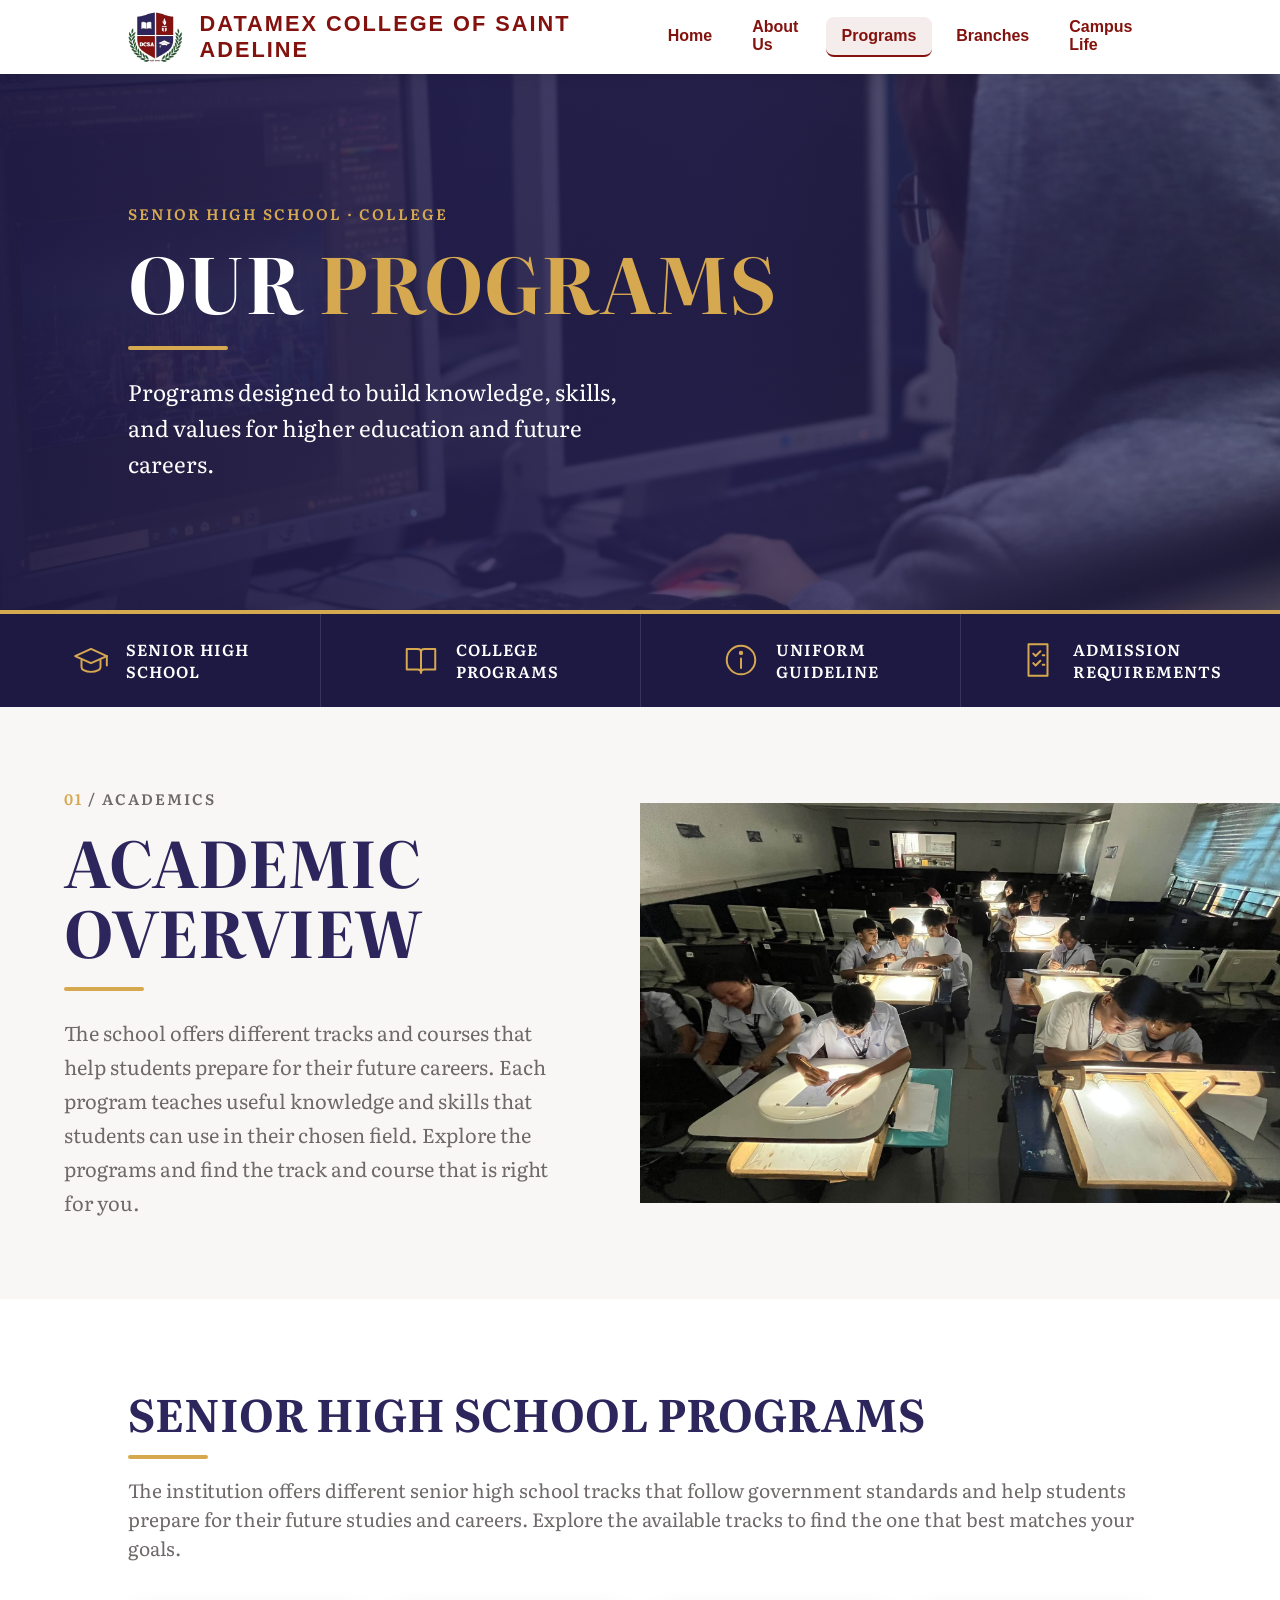
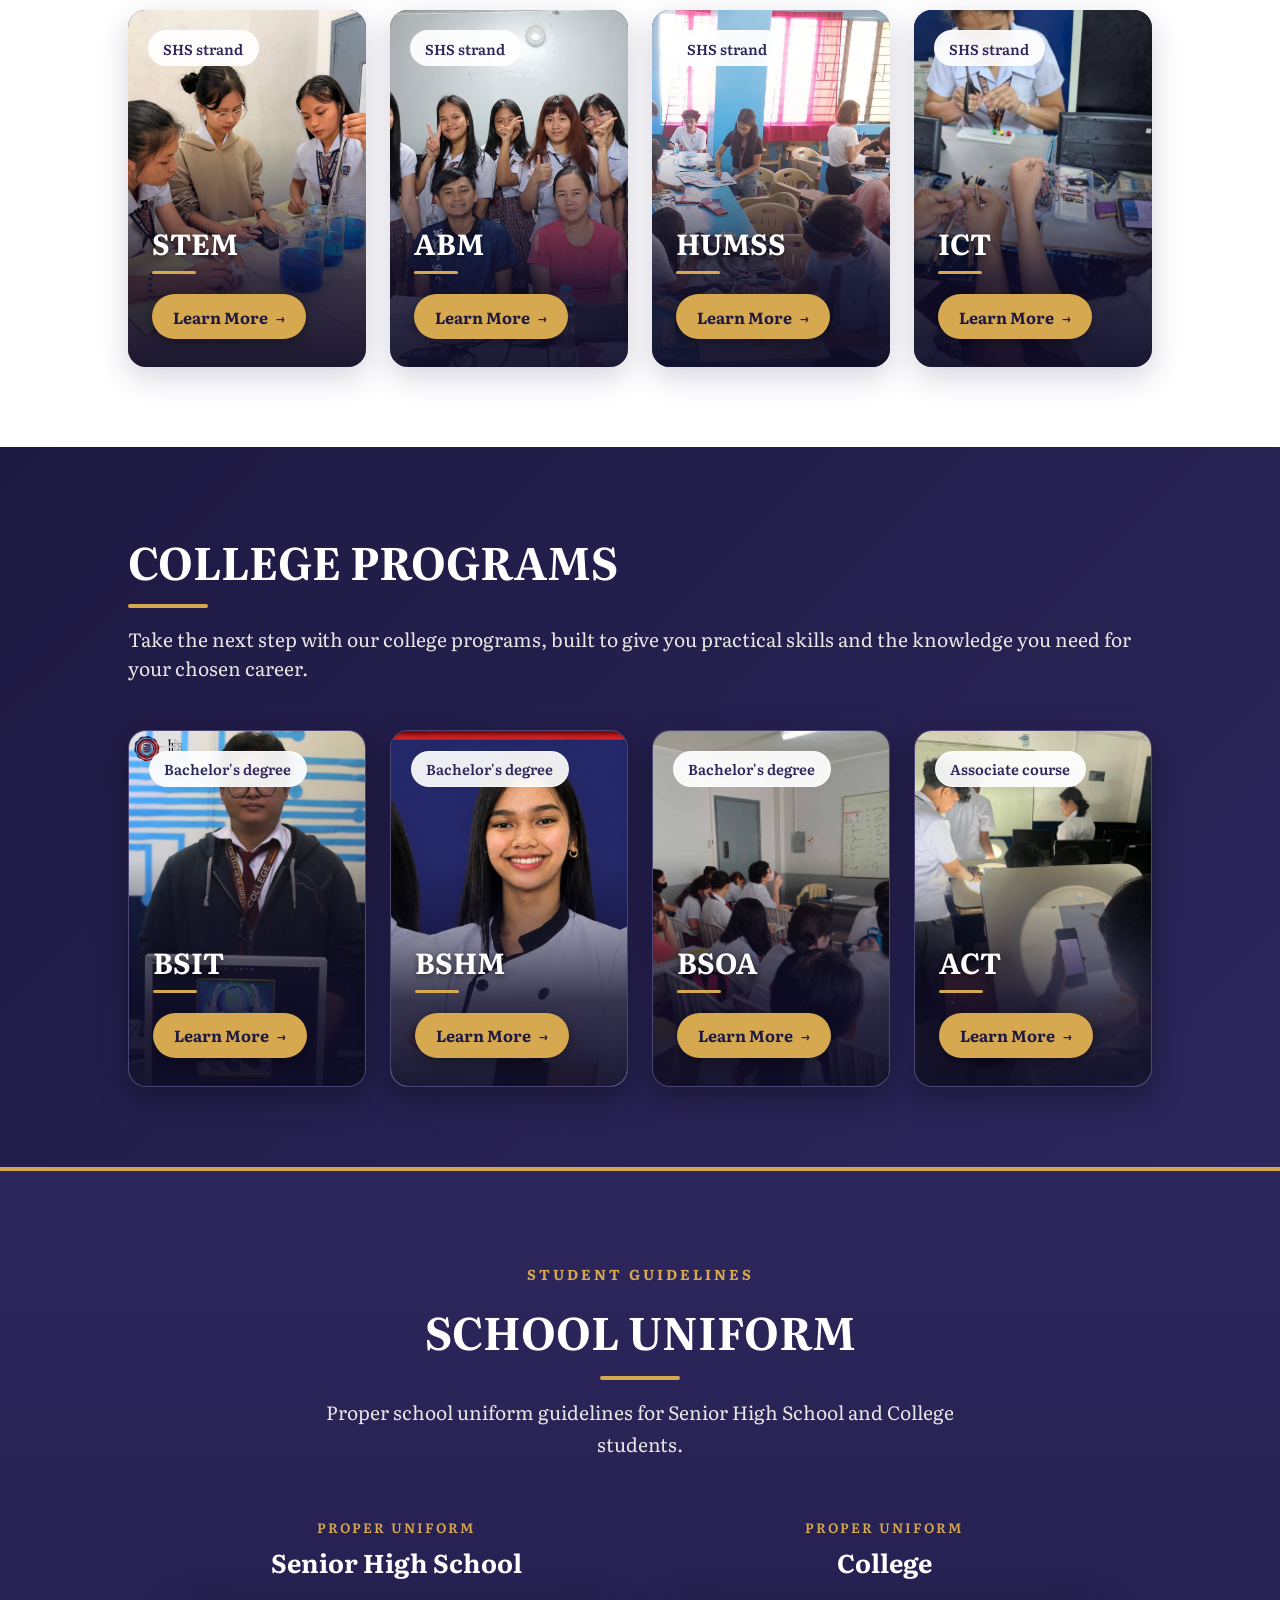
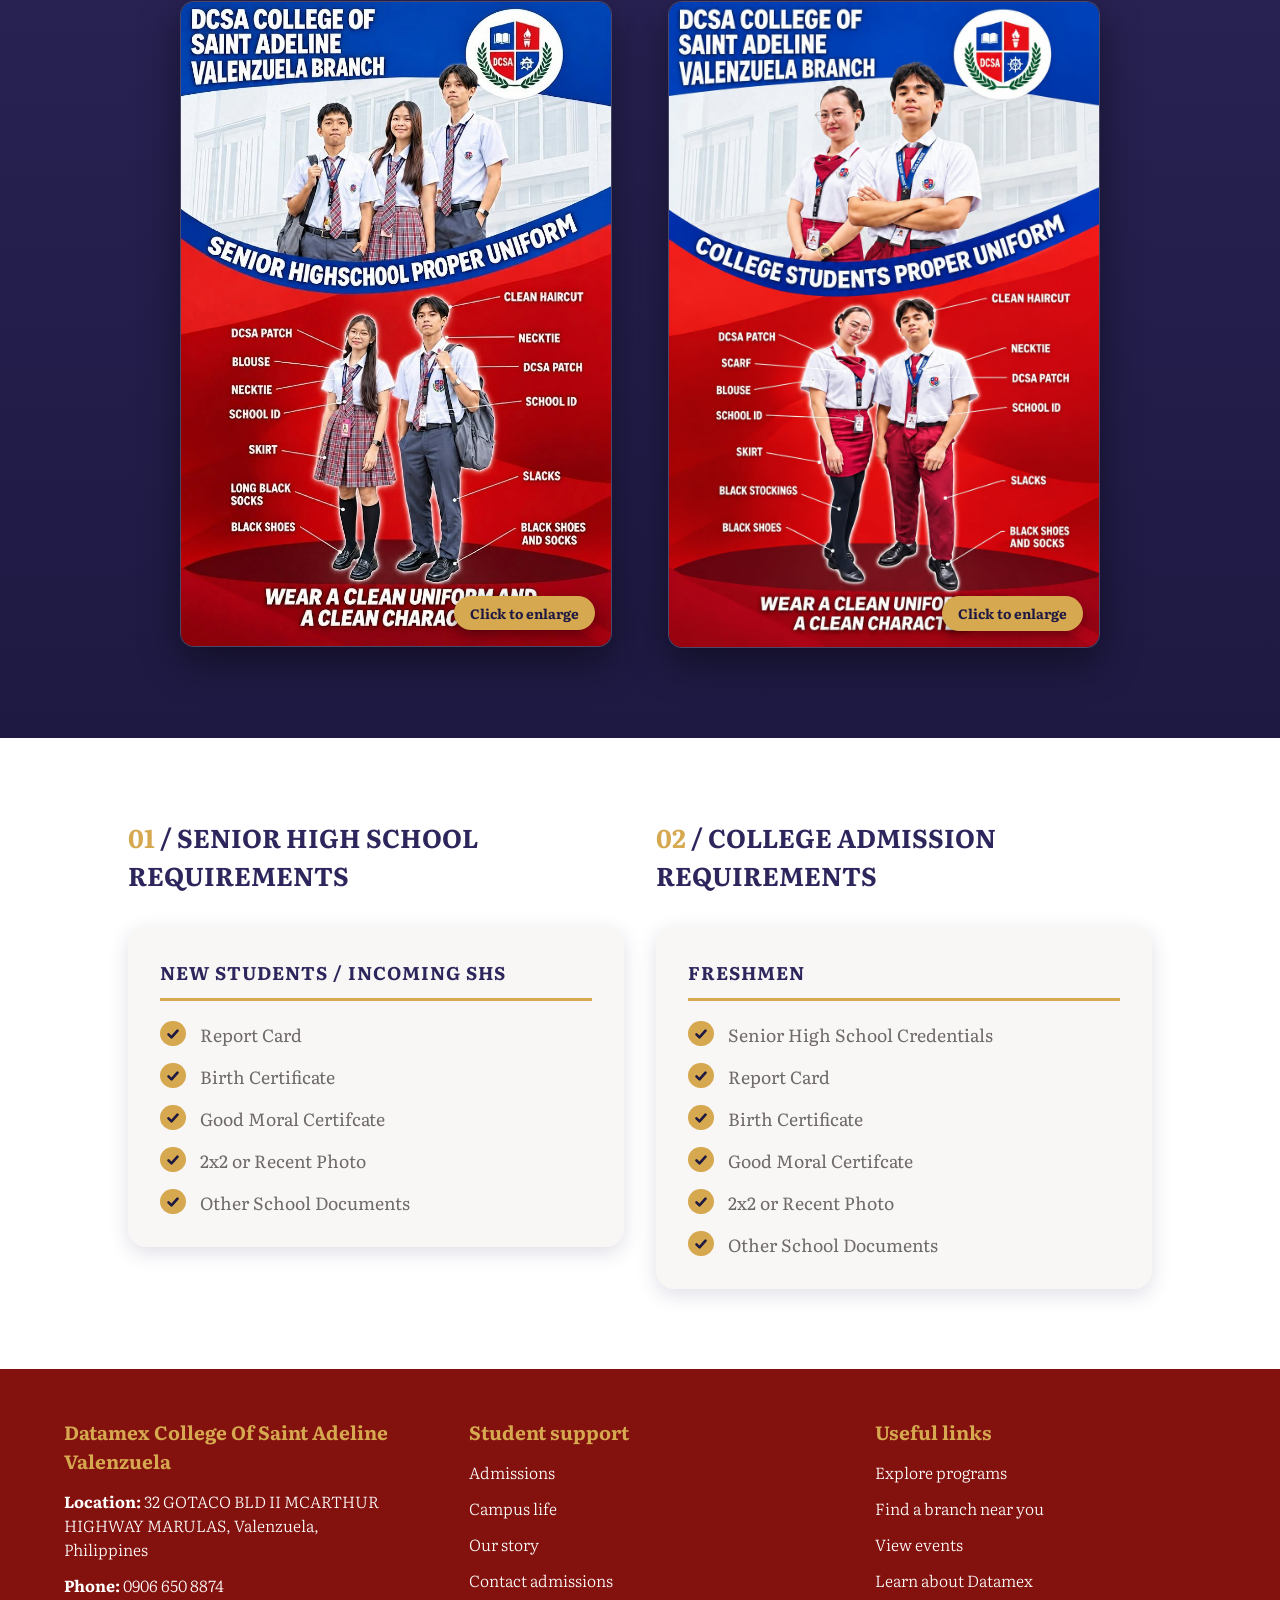
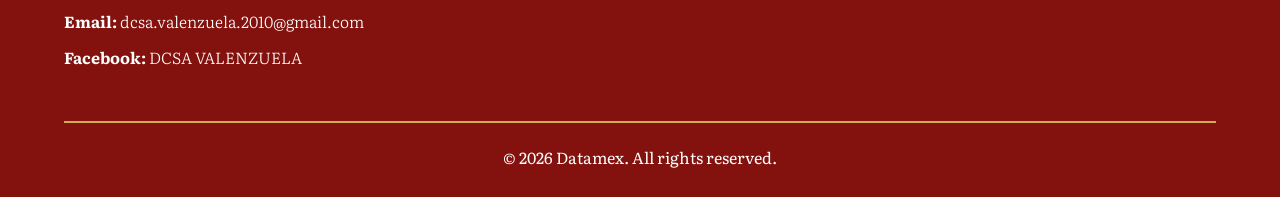
<file: programs.html>
<!DOCTYPE html>
<html lang="en">
<head>
    <meta charset="UTF-8">
    <meta name="viewport" content="width=device-width, initial-scale=1.0">
<link rel="preconnect" href="https://fonts.googleapis.com">
<link rel="preconnect" href="https://fonts.gstatic.com" crossorigin>
<link href="https://fonts.googleapis.com/css2?family=Literata:ital,opsz,wght@0,7..72,200..900;1,7..72,200..900&display=swap" rel="stylesheet"> 
<title>DCSA | Programs</title>
<link rel="stylesheet" href="styles.css">    
<link rel="stylesheet" href="programs.css">    
</head>
<body>
<header class="header">
    <a href="index.html" class="logo">
        <span class="logo-img"><img src="images/schools/datamexlogo.jpg" alt=""></span>
        <span class="logo-text">DATAMEX COLLEGE OF SAINT ADELINE</span>
    </a>

    <input type="checkbox" id="nav-check" class="nav-check" aria-label="Toggle navigation menu">
    <label for="nav-check" class="nav-toggle" aria-hidden="true"><span class="bar"></span></label>
    <label for="nav-check" class="nav-backdrop" aria-hidden="true"></label>

    <nav class="navbar" aria-label="Main navigation">
        <a href="index.html" >Home</a>
        <a href="about.html">About Us</a>
        <a href="programs.html" aria-current="page">Programs</a>
        <a href="branches.html">Branches</a>
        <a href="events.html">Campus Life</a>
    </nav>
</header>
<!--Hero-->
<section class="programs-hero" id="programs-top">
    <div class="prh-main">
        <div class="prh-content">
            <p class="prh-eyebrow">Senior High School · College</p>
            <h1>Our <span>Programs</span></h1>
            <div class="prh-divider"></div>
            <p class="prh-text">
                Programs designed to build knowledge, skills, and values
                for higher education and future careers.
            </p>
        </div>
    </div>

    <ul class="prh-links">
        <li>
            <a href="#shs">
                <svg viewBox="0 0 48 48" aria-hidden="true">
                    <path d="M24 10 4 19l20 9 20-9-20-9Z"/>
                    <path d="M12 24v9c0 3 5 6 12 6s12-3 12-6v-9"/>
                    <path d="M44 19v12"/>
                </svg>
                <span>Senior High<br>School</span>
            </a>
        </li>
        <li>
            <a href="#college">
                <svg viewBox="0 0 48 48" aria-hidden="true">
                    <path d="M6 10h14c3 0 4 2 4 4v26c0-2-1-4-4-4H6V10Z"/>
                    <path d="M42 10H28c-3 0-4 2-4 4v26c0-2 1-4 4-4h14V10Z"/>
                </svg>
                <span>College<br>Programs</span>
            </a>
        </li>

        <li>
            <a href="#uniform">
                <svg viewBox="0 0 48 48" aria-hidden="true">
                    <circle cx="24" cy="24" r="18"/>
                    <path d="M24 22v12"/>
                    <circle cx="24" cy="15" r="1.5"/>
                </svg>
                <span>Uniform<br>Guideline</span>
            </a>
        </li>        
        <li>
            <a href="#shs-requirements">
                <svg viewBox="0 0 48 48" aria-hidden="true">
                    <path d="M12 4h24v40H12V4Z"/>
                    <path d="M18 16l3 3 6-6M18 28l3 3 6-6"/>
                    <path d="M30 18h2M30 30h2"/>
                </svg>
                <span>Admission<br>Requirements</span>
            </a>
        </li>
    </ul>
</section>        
<!-- For Programs-->        
<section class="academic-overview" id="academics">
    <div class="ao-content">
        <p class="ao-eyebrow"><span>01</span> / Academics</p>
        <h2>Academic<br>Overview</h2>
        <p class="ao-text">
            The school offers different tracks and courses that help students 
            prepare for their future careers. Each program teaches useful knowledge and 
            skills that students can use in their chosen field. Explore the programs and 
            find the track and course that is right for you.
        </p>
    </div>

    <div class="ao-img">
        <img src="images/schools/trad-animation.jpg" alt="Students learning in a classroom">
    </div>
</section>        

<!--For SHS-->
<section class="shs-programs" id="shs">
    <div class="shs-head">
        <h2>Senior High School Programs</h2>
        <p>
The institution offers different senior high school tracks that follow government standards and help
 students prepare for their future studies and careers. Explore the available tracks to find the one
  that best matches your goals.</p>
    </div>

    <div class="shs-grid">
        <article class="shs-card" id="card-stem">
            <div class="shs-img"><img src="images/schools/shs-stem.jpg" alt="STEM students working together"></div>
            <span class="shs-pill">SHS strand</span>
            <h3>STEM</h3>
            <a href="#prog-stem" class="shs-link" aria-label="Learn more about STEM: Science, Technology, Engineering and Mathematics">Learn More <span>→</span></a>
        </article>

        <article class="shs-card" id="card-abm">
            <div class="shs-img"><img src="images/schools/shs-abm.png" alt="ABM students studying"></div>
            <span class="shs-pill">SHS strand</span>
            <h3>ABM</h3>
            <a href="#prog-abm" class="shs-link" aria-label="Learn more about ABM: Accountancy, Business and Management">Learn More <span>→</span></a>
        </article>

        <article class="shs-card" id="card-humss">
            <div class="shs-img"><img src="images/schools/shs-humms.jpg" alt="HUMSS students in class"></div>
            <span class="shs-pill">SHS strand</span>
            <h3>HUMSS</h3>
            <a href="#prog-humss" class="shs-link" aria-label="Learn more about HUMSS: Humanities and Social Sciences">Learn More <span>→</span></a>
        </article>

        <article class="shs-card" id="card-ict">
            <div class="shs-img"><img src="images/schools/ict.jpg" alt="ICT students collaborating"></div>
            <span class="shs-pill">SHS strand</span>
            <h3>ICT</h3>
            <a href="#prog-ict" class="shs-link" aria-label="Learn more about ICT: Information and Communications Technology">Learn More <span>→</span></a>
        </article>        
    </div>
</section>

<!--For College-->
<section class="shs-programs college-programs" id="college">
    <div class="shs-head">
        <h2>College Programs</h2>
        <p>
            Take the next step with our college programs, built to give you practical skills
            and the knowledge you need for your chosen career.
        </p>
    </div>

    <div class="shs-grid">
        <article class="shs-card" id="card-bsit">
            <div class="shs-img"><img src="images/schools/bsit.jpg" alt="BSIT students working on computers"></div>
            <span class="shs-pill">Bachelor's degree</span>
            <h3>BSIT</h3>
            <a href="#prog-bsit" class="shs-link" aria-label="Learn more about BSIT: Bachelor of Science in Information Technology">Learn More <span>→</span></a>
        </article>

        <article class="shs-card" id="card-bshm">
            <div class="shs-img"><img src="images/schools/for-hm.png" alt="BSHM students in a hospitality setting"></div>
            <span class="shs-pill">Bachelor's degree</span>
            <h3>BSHM</h3>
            <a href="#prog-bshm" class="shs-link" aria-label="Learn more about BSHM: Bachelor of Science in Hospitality Management">Learn More <span>→</span></a>
        </article>

        <article class="shs-card" id="card-bsoa">
            <div class="shs-img"><img src="images/schools/bsoa.jpg" alt="BSOA students in an office setting"></div>
            <span class="shs-pill">Bachelor's degree</span>
            <h3>BSOA</h3>
            <a href="#prog-bsoa" class="shs-link" aria-label="Learn more about BSOA: Bachelor of Science in Office Administration">Learn More <span>→</span></a>
        </article>

        <article class="shs-card" id="card-act">
            <div class="shs-img"><img src="images/schools/cl-animation.jpg" alt="ACT students learning together"></div>
            <span class="shs-pill">Associate course</span>
            <h3>ACT</h3>
            <a href="#prog-act" class="shs-link" aria-label="Learn more about ACT: Associate in Computer Technology">Learn More <span>→</span></a>
        </article>
    </div>
</section>

<!--For Uniform-->
<section class="uniform-section" id="uniform">

    <div class="uniform-header">
        <span class="uniform-label">Student Guidelines</span>
        <h2>School Uniform</h2>
        <p>
            Proper school uniform guidelines for Senior High School
            and College students.
        </p>
    </div>

    <div class="uniform-grid">

        <article class="uniform-card" id="uniform-shs">
            <div class="uniform-title">
                <p>Proper Uniform</p>
                <h3>Senior High School</h3>
            </div>
            <a class="uniform-image" href="#uniform-view-shs" aria-label="View larger poster: Senior High School proper uniform">
                <img src="images/schools/shsunif.jpg" alt="DCSA Senior High School proper uniform">
                <span class="uniform-zoom" aria-hidden="true">Click to enlarge</span>
            </a>
        </article>

        <article class="uniform-card" id="uniform-college">
            <div class="uniform-title">
                <p>Proper Uniform</p>
                <h3>College</h3>
            </div>
            <a class="uniform-image" href="#uniform-view-college" aria-label="View larger poster: College proper uniform">
                <img src="images/schools/collegeunif.jpg" alt="DCSA College proper uniform">
                <span class="uniform-zoom" aria-hidden="true">Click to enlarge</span>
            </a>
        </article>

    </div>

    <div class="uniform-lightbox" id="uniform-view-shs" role="dialog" aria-label="Senior High School proper uniform">
        <a class="ul-backdrop" href="#uniform-shs" aria-label="Close"></a>
        <figure>
            <img src="images/schools/shsunif.jpg" alt="DCSA Senior High School proper uniform" loading="lazy">
            <figcaption>Senior High School · Proper Uniform</figcaption>
        </figure>
        <a class="ul-btn ul-close" href="#uniform-shs" aria-label="Close">&times;</a>
        <a class="ul-btn ul-prev" href="#uniform-view-college" aria-label="Other uniform poster">&#8249;</a>
        <a class="ul-btn ul-next" href="#uniform-view-college" aria-label="Other uniform poster">&#8250;</a>
    </div>

    <div class="uniform-lightbox" id="uniform-view-college" role="dialog" aria-label="College proper uniform">
        <a class="ul-backdrop" href="#uniform-college" aria-label="Close"></a>
        <figure>
            <img src="images/schools/collegeunif.jpg" alt="DCSA College proper uniform" loading="lazy">
            <figcaption>College · Proper Uniform</figcaption>
        </figure>
        <a class="ul-btn ul-close" href="#uniform-college" aria-label="Close">&times;</a>
        <a class="ul-btn ul-prev" href="#uniform-view-shs" aria-label="Other uniform poster">&#8249;</a>
        <a class="ul-btn ul-next" href="#uniform-view-shs" aria-label="Other uniform poster">&#8250;</a>
    </div>

</section>

<!--Requirements-->
<section class="requirements" id="requirements">
    <div class="req-cols">

        <div class="req-block" id="shs-requirements">
            <h2><span>01</span> / Senior High School Requirements</h2>
            <div class="req-card">
                <h3>New Students / Incoming SHS</h3>
                <ul>
                    <li>Report Card</li>
                    <li>Birth Certificate</li>
                    <li>Good Moral Certifcate</li>
                    <li>2x2 or Recent Photo</li>
                    <li>Other School Documents</li>
                </ul>
            </div>
        </div>

        <div class="req-block" id="college-requirements">
            <h2><span>02</span> / College Admission Requirements</h2>
            <div class="req-card">
                <h3>Freshmen</h3>
                <ul>
                    <li>Senior High School Credentials</li>
                    <li>Report Card</li>
                    <li>Birth Certificate</li>
                    <li>Good Moral Certifcate</li>
                    <li>2x2 or Recent Photo</li>
                    <li>Other School Documents</li>
                </ul>
            </div>
        </div>

    </div>
</section>


<!-- Program detail modals (CSS only, :target) -->
<div class="prog-modal" id="prog-stem" role="dialog" aria-modal="true" aria-labelledby="prog-stem-title">
    <a class="pm-backdrop" href="#card-stem" aria-label="Close"></a>
    <div class="pm-panel">
        <div class="pm-img"><img src="images/schools/shs-stem.jpg" alt="STEM students working together" loading="lazy"></div>
        <div class="pm-body">
            <p class="pm-eyebrow">STEM · Grade 11–12</p>
            <h3 class="pm-title" id="prog-stem-title">Science, Technology, Engineering and Mathematics</h3>
            <p class="pm-desc">Prepares students for science, engineering, and health-related college courses.</p>
            <div class="pm-list">
                <h4>What you'll learn</h4>
                <ul>
                    <li>Advanced math and the sciences</li>
                    <li>Research and laboratory skills</li>
                    <li>Problem solving and critical thinking</li>
                </ul>
            </div>
            <div class="pm-list">
                <h4>Career paths</h4>
                <ul>
                    <li>Engineer or architect</li>
                    <li>Scientist or researcher</li>
                    <li>Medical and health professional</li>
                </ul>
            </div>
        </div>
        <a class="pm-close" href="#card-stem" aria-label="Close">&times;</a>
    </div>
</div>

<div class="prog-modal" id="prog-abm" role="dialog" aria-modal="true" aria-labelledby="prog-abm-title">
    <a class="pm-backdrop" href="#card-abm" aria-label="Close"></a>
    <div class="pm-panel">
        <div class="pm-img"><img src="images/schools/shs-abm.png" alt="ABM students studying" loading="lazy"></div>
        <div class="pm-body">
            <p class="pm-eyebrow">ABM · Grade 11–12</p>
            <h3 class="pm-title" id="prog-abm-title">Accountancy, Business and Management</h3>
            <p class="pm-desc">Builds a strong foundation in accounting, business, and management for students aiming for careers in commerce and entrepreneurship.</p>
            <div class="pm-list">
                <h4>What you'll learn</h4>
                <ul>
                    <li>Fundamentals of accounting and finance</li>
                    <li>Business math and economics</li>
                    <li>Principles of management and marketing</li>
                </ul>
            </div>
            <div class="pm-list">
                <h4>Career paths</h4>
                <ul>
                    <li>Accountant or auditor</li>
                    <li>Business owner or entrepreneur</li>
                    <li>Manager or marketing professional</li>
                </ul>
            </div>
        </div>
        <a class="pm-close" href="#card-abm" aria-label="Close">&times;</a>
    </div>
</div>

<div class="prog-modal" id="prog-humss" role="dialog" aria-modal="true" aria-labelledby="prog-humss-title">
    <a class="pm-backdrop" href="#card-humss" aria-label="Close"></a>
    <div class="pm-panel">
        <div class="pm-img"><img src="images/schools/shs-humms.jpg" alt="HUMSS students in class" loading="lazy"></div>
        <div class="pm-body">
            <p class="pm-eyebrow">HUMSS · Grade 11–12</p>
            <h3 class="pm-title" id="prog-humss-title">Humanities and Social Sciences</h3>
            <p class="pm-desc">For students who are curious about people, society, and culture. Prepares them for courses in education, law, communication, and the social sciences.</p>
            <div class="pm-list">
                <h4>What you'll learn</h4>
                <ul>
                    <li>Creative writing and communication</li>
                    <li>Society, politics, and culture</li>
                    <li>Community engagement and social issues</li>
                </ul>
            </div>
            <div class="pm-list">
                <h4>Career paths</h4>
                <ul>
                    <li>Teacher or educator</li>
                    <li>Lawyer or public servant</li>
                    <li>Journalist, social worker, or psychologist</li>
                </ul>
            </div>
        </div>
        <a class="pm-close" href="#card-humss" aria-label="Close">&times;</a>
    </div>
</div>

<div class="prog-modal" id="prog-ict" role="dialog" aria-modal="true" aria-labelledby="prog-ict-title">
    <a class="pm-backdrop" href="#card-ict" aria-label="Close"></a>
    <div class="pm-panel">
        <div class="pm-img"><img src="images/schools/ict.jpg" alt="ICT students collaborating" loading="lazy"></div>
        <div class="pm-body">
            <p class="pm-eyebrow">ICT · Grade 11–12</p>
            <h3 class="pm-title" id="prog-ict-title">Information and Communications Technology</h3>
            <p class="pm-desc">Gives students hands-on skills in computers, programming, and digital tools, ready for IT courses or entry-level tech work.</p>
            <div class="pm-list">
                <h4>What you'll learn</h4>
                <ul>
                    <li>Computer programming and web design</li>
                    <li>Computer systems and networking</li>
                    <li>Digital tools for everyday work</li>
                </ul>
            </div>
            <div class="pm-list">
                <h4>Career paths</h4>
                <ul>
                    <li>Software or web developer</li>
                    <li>Network or systems technician</li>
                    <li>IT support or digital creator</li>
                </ul>
            </div>
        </div>
        <a class="pm-close" href="#card-ict" aria-label="Close">&times;</a>
    </div>
</div>

<div class="prog-modal" id="prog-bsit" role="dialog" aria-modal="true" aria-labelledby="prog-bsit-title">
    <a class="pm-backdrop" href="#card-bsit" aria-label="Close"></a>
    <div class="pm-panel">
        <div class="pm-img"><img src="images/schools/bsit.jpg" alt="BSIT students working on computers" loading="lazy"></div>
        <div class="pm-body">
            <p class="pm-eyebrow">BSIT · Bachelor's degree</p>
            <h3 class="pm-title" id="prog-bsit-title">Bachelor of Science in Information Technology</h3>
            <p class="pm-desc">Develops skills in programming, systems, and networks to prepare graduates for careers in technology.</p>
            <div class="pm-list">
                <h4>What you'll learn</h4>
                <ul>
                    <li>Programming and software development</li>
                    <li>Databases and web systems</li>
                    <li>Networking and system administration</li>
                </ul>
            </div>
            <div class="pm-list">
                <h4>Career paths</h4>
                <ul>
                    <li>Software or web developer</li>
                    <li>Systems or network administrator</li>
                    <li>IT support specialist</li>
                </ul>
            </div>
        </div>
        <a class="pm-close" href="#card-bsit" aria-label="Close">&times;</a>
    </div>
</div>

<div class="prog-modal" id="prog-bshm" role="dialog" aria-modal="true" aria-labelledby="prog-bshm-title">
    <a class="pm-backdrop" href="#card-bshm" aria-label="Close"></a>
    <div class="pm-panel">
        <div class="pm-img"><img src="images/schools/for-hm.png" alt="BSHM students in a hospitality setting" loading="lazy"></div>
        <div class="pm-body">
            <p class="pm-eyebrow">BSHM · Bachelor's degree</p>
            <h3 class="pm-title" id="prog-bshm-title">Bachelor of Science in Hospitality Management</h3>
            <p class="pm-desc">Prepares students to work in hotels, restaurants, and tourism, with training in food service, operations, and customer care.</p>
            <div class="pm-list">
                <h4>What you'll learn</h4>
                <ul>
                    <li>Food and beverage preparation and service</li>
                    <li>Hotel and restaurant operations</li>
                    <li>Customer service and event management</li>
                </ul>
            </div>
            <div class="pm-list">
                <h4>Career paths</h4>
                <ul>
                    <li>Hotel or restaurant manager</li>
                    <li>Chef or culinary professional</li>
                    <li>Event or tourism coordinator</li>
                </ul>
            </div>
        </div>
        <a class="pm-close" href="#card-bshm" aria-label="Close">&times;</a>
    </div>
</div>

<div class="prog-modal" id="prog-bsoa" role="dialog" aria-modal="true" aria-labelledby="prog-bsoa-title">
    <a class="pm-backdrop" href="#card-bsoa" aria-label="Close"></a>
    <div class="pm-panel">
        <div class="pm-img"><img src="images/schools/bsoa.jpg" alt="BSOA students in an office setting" loading="lazy"></div>
        <div class="pm-body">
            <p class="pm-eyebrow">BSOA · Bachelor's degree</p>
            <h3 class="pm-title" id="prog-bsoa-title">Bachelor of Science in Office Administration</h3>
            <p class="pm-desc">Trains students in office management, communication, and technology for administrative and support roles.</p>
            <div class="pm-list">
                <h4>What you'll learn</h4>
                <ul>
                    <li>Records and office management</li>
                    <li>Business communication and documentation</li>
                    <li>Office software and digital tools</li>
                </ul>
            </div>
            <div class="pm-list">
                <h4>Career paths</h4>
                <ul>
                    <li>Administrative assistant</li>
                    <li>Executive or office secretary</li>
                    <li>Office or records manager</li>
                </ul>
            </div>
        </div>
        <a class="pm-close" href="#card-bsoa" aria-label="Close">&times;</a>
    </div>
</div>

<div class="prog-modal" id="prog-act" role="dialog" aria-modal="true" aria-labelledby="prog-act-title">
    <a class="pm-backdrop" href="#card-act" aria-label="Close"></a>
    <div class="pm-panel">
        <div class="pm-img"><img src="images/schools/cl-animation.jpg" alt="ACT students learning together" loading="lazy"></div>
        <div class="pm-body">
            <p class="pm-eyebrow">ACT · Associate course</p>
            <h3 class="pm-title" id="prog-act-title">Associate in Computer Technology</h3>
            <p class="pm-desc">A focused program that builds practical computer skills for entry-level IT work or further study.</p>
            <div class="pm-list">
                <h4>What you'll learn</h4>
                <ul>
                    <li>Computer hardware and software basics</li>
                    <li>Programming fundamentals</li>
                    <li>Basic networking and troubleshooting</li>
                </ul>
            </div>
            <div class="pm-list">
                <h4>Career paths</h4>
                <ul>
                    <li>Computer technician</li>
                    <li>Help desk or IT support staff</li>
                    <li>Junior programmer</li>
                </ul>
            </div>
        </div>
        <a class="pm-close" href="#card-act" aria-label="Close">&times;</a>
    </div>
</div>

<!--Footer-->
<footer>
  <div class="cols">
    <section>
      <h3>Datamex College Of Saint Adeline Valenzuela</h3>
      <p><b>Location:</b> 32 GOTACO BLD II MCARTHUR HIGHWAY MARULAS, Valenzuela, Philippines</p>
      <p><b>Phone:</b> 0906 650 8874</p>
      <p><b>Email:</b> <a href="mailto:dcsa.valenzuela.2010@gmail.com">dcsa.valenzuela.2010@gmail.com</a></p>
      <p><b>Facebook:</b> <a href="https://www.facebook.com/datamexcollegeofstadelinevalenzuela">DCSA VALENZUELA</a></p>
    </section>
    <nav aria-label="Student support">
      <h3>Student support</h3>
      <ul>
        <li><a href="programs.html#shs-requirements">Admissions</a></li>
        <li><a href="events.html">Campus life</a></li>
        <li><a href="about.html">Our story</a></li>
        <li><a href="#">Contact admissions</a></li>
      </ul>
    </nav>
    <nav aria-label="Useful links">
      <h3>Useful links</h3>
      <ul>
        <li><a href="programs.html">Explore programs</a></li>
        <li><a href="branches.html">Find a branch near you</a></li>
        <li><a href="events.html">View events</a></li>
        <li><a href="about.html">Learn about Datamex</a></li>
      </ul>
    </nav>
  </div>
  <div class="bottom">© 2026 Datamex. All rights reserved.</div>
</footer>
</body>
</html>
</file>
<file: styles.css>
:root {
    /* Primary Colors */
    --primary: #83120e;
    --secondary: #2d265c;

    /* Supporting Colors */
    --primary-light: #b33a34;
    --primary-dark: #5c0d0a;

    --secondary-light: #514b82;
    --secondary-dark: #1e1942;

    /* Neutral Colors */
    --white: #ffffff;
    --off-white: #f8f7f5;
    --light-gray: #e9e7e5;
    --gray: #777777;
    --dark: #252525;

    /* Accent */
    --accent: #d6a84f;
    --accent-light: #f0d9a0;

    /* Borders */
    --border: #ddd8d6;

    /* Text */
    --text: #2b2727;
    --text-muted: #6f6969;

    /* Layout */
    --header-h: 74px;
    --pad-x: max(10%, calc((100% - 1200px) / 2));
    --nav-break: 1200px; /* informational: hamburger kicks in at this width */
}

html {
    scroll-behavior: smooth;
    scroll-padding-top: var(--header-h);
    -webkit-text-size-adjust: 100%;
}

* {
    scroll-behavior: smooth;
    margin: 0;
    padding: 0;
    box-sizing: border-box;
    font-family: 'Literata', sans-serif;
}

body {
    background-color: var(--white);
    color: black;
}

/* ---------- Header ---------- */
.header {
    position: fixed;
    top: 0;
    left: 0;
    width: 100%;
    height: var(--header-h);
    padding: 0 var(--pad-x);
    background: var(--white);
    box-shadow: 0 2px 12px rgba(0, 0, 0, 0.1);
    display: flex;
    justify-content: space-between;
    align-items: center;
    gap: 1rem;
    z-index: 100;
}

/* shield logo + spaced-out school name */
.logo {
    display: flex;
    align-items: center;
    gap: 1.1rem;
    min-width: 0;
    text-decoration: none;
}

.logo-img {
    flex: none;
    width: 54px;
    height: 54px;
    overflow: hidden;
}

.logo-img img {
    display: block;
    width: 100%;
    height: 100%;
    object-fit: contain;
    transform: scale(1.45);   /* trims the white space around the shield */
}

.logo-text {
    font-family: "Segoe UI", Verdana, Arial, sans-serif;
    font-size: clamp(1rem, 1.7vw, 1.4rem);
    font-weight: 700;
    letter-spacing: 2px;
    line-height: 1.2;
    text-transform: uppercase;
    color: var(--primary);
}

/* ---------- Nav links ---------- */
.navbar {
    display: flex;
    align-items: center;
    gap: 0.5rem;
}

.navbar a {
    padding: 0.6rem 1rem;
    border-bottom: 2px solid transparent;
    border-radius: 8px;
    font-family: Arial, Helvetica, sans-serif;
    font-size: 1rem;
    font-weight: 700;
    color: var(--primary);
    text-decoration: none;
    transition: background .3s, color .3s, border-color .3s;
}

.navbar a:hover {
    background: rgba(166, 112, 110, 0.242);
    color: var(--primary);
}

/* highlighted tab for the current page */
.navbar a[aria-current="page"] {
    background: rgba(131, 18, 14, 0.08);
    border-bottom-color: var(--primary);
    color: var(--primary);
}

.navbar a:focus-visible,
.logo:focus-visible,
.nav-check:focus-visible + .nav-toggle {
    outline: 2px solid var(--accent);
    outline-offset: 4px;
}

/* ---------- Hamburger (hidden on desktop) ---------- */
.nav-toggle {
    display: none;
    flex: none;
    width: 44px;
    height: 44px;
    padding: 0;
    background: transparent;
    border: 0;
    border-radius: 6px;
    cursor: pointer;
    position: relative;
}

/* hidden checkbox that drives the menu (stays keyboard-focusable) */
.nav-check {
    position: absolute;
    right: 5%;
    top: calc((var(--header-h) - 44px) / 2);
    width: 44px;
    height: 44px;
    margin: 0;
    opacity: 0;
    z-index: 2;
    cursor: pointer;
    display: none;
}

.nav-backdrop { display: none; }

.nav-toggle .bar,
.nav-toggle .bar::before,
.nav-toggle .bar::after {
    content: "";
    position: absolute;
    left: 10px;
    width: 24px;
    height: 3px;
    background: var(--primary);
    border-radius: 2px;
    transition: transform .3s, opacity .2s, top .3s;
}

.nav-toggle .bar { top: 20px; }
.nav-toggle .bar::before { top: -8px; left: 0; }
.nav-toggle .bar::after { top: 8px; left: 0; }

/* morph into an X while open */
.nav-check:checked + .nav-toggle .bar { background: transparent; }
.nav-check:checked + .nav-toggle .bar::before { top: 0; transform: rotate(45deg); }
.nav-check:checked + .nav-toggle .bar::after { top: 0; transform: rotate(-45deg); }

/* ---------- Mobile / tablet navigation ---------- */
@media (max-width: 1200px) {
    :root { --header-h: 68px; --pad-x: 5%; }

    .logo { gap: 0.6rem; }

    .logo-img { width: 44px; height: 44px; }

    .logo-text {
        font-size: clamp(0.7rem, 3vw, 1rem);
        letter-spacing: 1px;
    }

    .nav-toggle { display: block; }
    .nav-check { display: block; }

    /* dropdown panel */
    .navbar {
        position: fixed;
        top: var(--header-h);
        left: 0;
        right: 0;
        flex-direction: column;
        align-items: stretch;
        gap: 0;
        max-height: calc(100dvh - var(--header-h));
        overflow-y: auto;
        background: var(--white);
        border-top: 3px solid var(--accent);
        box-shadow: 0 12px 24px rgba(0, 0, 0, 0.2);
        transform: translateY(-12px);
        opacity: 0;
        visibility: hidden;
        transition: transform .3s, opacity .3s, visibility 0s .3s;
    }

    .nav-check:checked ~ .navbar {
        transform: none;
        opacity: 1;
        visibility: visible;
        transition: transform .3s, opacity .3s, visibility 0s;
    }

    /* tap anywhere outside the menu to close it */
    .nav-check:checked ~ .nav-backdrop {
        display: block;
        position: fixed;
        inset: var(--header-h) 0 0 0;
        z-index: -1;
    }

    /* lock page scroll while the menu is open */
    body:has(.nav-check:checked) { overflow: hidden; }

    .navbar a {
        padding: 1rem 5%;
        border-radius: 0;
        border-left: 5px solid transparent;
        border-bottom: 1px solid var(--border);
        font-size: 1.1rem;
    }

    .navbar a:last-child { border-bottom: none; }

    .navbar a[aria-current="page"] {
        background: var(--off-white);
        border-left-color: var(--primary);
        border-bottom: 1px solid var(--border);
    }
}

@media (prefers-reduced-motion: reduce) {
    .nav-toggle .bar,
    .nav-toggle .bar::before,
    .nav-toggle .bar::after,
    .navbar,
    .nav-check:checked ~ .navbar { transition: none; }
}

/* ---------- Hero ---------- */
.hero {
    padding-top: var(--header-h); /* clears the fixed header */
    background: var(--secondary-dark);
}

.hero .hero-main {
    position: relative;
    min-height: 70vh;
    background: url('images/gotaco.png') no-repeat center right / cover;
}

/* gold slanted edge via drop-shadow on the wrapper */
.hero .hero-panel-wrap {
    position: absolute;
    inset: 0 auto 0 0;
    width: 60%;
    filter: drop-shadow(4px 0 0 var(--accent));
}

.hero .hero-panel {
    height: 100%;
    padding: 0 18% 0 10%;
    display: flex;
    flex-direction: column;
    justify-content: center;
    background: linear-gradient(160deg, var(--primary), var(--primary-dark));
    -webkit-clip-path: polygon(0 0, 100% 0, 82% 100%, 0 100%);
    clip-path: polygon(0 0, 100% 0, 82% 100%, 0 100%);
    color: var(--white);
}

.hero .hero-eyebrow {
    font-size: 0.95rem;
    font-weight: 600;
    letter-spacing: 2px;
    text-transform: uppercase;
    color: var(--accent);
    margin-bottom: 1.25rem;
}

.hero h1 {
    font-size: clamp(3rem, 6vw, 5.2rem);
    font-weight: 700;
    line-height: 1.05;
    text-transform: uppercase;
    margin-bottom: 1.25rem;
}

.hero h1 span {
    color: var(--accent);
}

.hero .hero-text {
    font-size: 1.4rem;
    line-height: 1.6;
    max-width: 380px;
    margin-bottom: 1.75rem;
}

.hero .hero-divider {
    width: 90px;
    height: 3px;
    margin-bottom: 1.25rem;
    background: var(--accent);
    border-radius: 2px;
}

.hero .hero-divider.short {
    width: 60px;
    margin: 1.25rem 0 0;
}

.hero .hero-levels {
    font-size: 1rem;
    font-weight: 600;
    letter-spacing: 1.5px;
    text-transform: uppercase;
}

/* Feature strip */
.hero .hero-features {
    list-style: none;
    display: grid;
    grid-template-columns: repeat(4, 1fr);
    background: var(--secondary-dark);
}

.hero .hero-features li {
    display: flex;
    flex-direction: column;
    align-items: center;
    gap: 0.75rem;
    padding: 1.75rem 1rem;
    text-align: center;
    font-size: 1rem;
    font-weight: 600;
    letter-spacing: 1px;
    text-transform: uppercase;
    line-height: 1.4;
    color: var(--white);
    border-left: 1px solid rgba(255, 255, 255, 0.12);
}

.hero .hero-features li:first-child {
    border-left: none;
}

.hero .hero-features svg {
    width: 48px;
    height: 48px;
    fill: none;
    stroke: var(--accent);
    stroke-width: 2.5;
    stroke-linecap: round;
    stroke-linejoin: round;
}

@media (max-width: 900px) {
    .hero .hero-main {
        min-height: auto;
        display: flex;
        flex-direction: column;
        justify-content: flex-end;
        padding-top: 280px; /* photo shows above the panel */
    }

    .hero .hero-panel-wrap {
        position: static;
        width: 100%;
        filter: none;
        border-top: 4px solid var(--accent);
    }

    .hero .hero-panel {
        padding: 2.5rem 5%;
        -webkit-clip-path: none;
        clip-path: none;
    }

    .hero .hero-features {
        grid-template-columns: repeat(2, 1fr);
    }

    .hero .hero-features li:nth-child(3) {
        border-left: none;
    }
}
/* ---------- Intro ---------- */
.intro {
    padding: 80px var(--pad-x);
    display: grid;
    grid-template-columns: 1fr 1.2fr;
    align-items: center;
    gap: 3rem;
    background: var(--off-white);
}

.intro .intro-content h2 {
    font-size: clamp(2.2rem, 4vw, 3.4rem);
    font-weight: 700;
    line-height: 1.15;
    text-transform: uppercase;
    color: var(--secondary);
    margin-bottom: 1.25rem;
}

.intro .intro-content p {
    font-size: 1.3rem;
    line-height: 1.7;
    color: var(--text-muted);
    margin-bottom: 1.75rem;
    max-width: 480px;
}

.intro .intro-link {
    display: inline-flex;
    align-items: center;
    gap: 0.5rem;
    padding-bottom: 4px;
    border-bottom: 2px solid var(--accent);
    font-size: 1.1rem;
    font-weight: 600;
    color: var(--secondary);
    text-decoration: none;
    transition: .3s;
}

.intro .intro-link span {
    transition: transform .3s;
}

.intro .intro-link:hover {
    color: var(--primary);
    border-color: var(--primary);
}

.intro .intro-link:hover span {
    transform: translateX(6px);
}

.intro .intro-link:focus-visible {
    outline: 2px solid var(--accent);
    outline-offset: 4px;
}

.intro .intro-img img {
    display: block;
    width: 100%;
    aspect-ratio: 16 / 10;
    object-fit: cover;
    background: var(--light-gray);
    border-radius: 10px;
    box-shadow: 0 8px 24px rgba(45, 38, 92, 0.18);
}

@media (max-width: 768px) {
    .intro {
        grid-template-columns: 1fr;
        padding: 3rem 5%;
        gap: 2rem;
    }
}

/* ---------- Program Rows ----------
   Airy editorial rows: lots of empty space around every row, no divider
   lines (the space does the separating), sides alternate. */
.program-rows {
    padding: 4rem var(--pad-x);
    background: var(--off-white);
}

.program-rows .program-row {
    display: grid;
    grid-template-columns: 1fr 1.15fr;
    align-items: center;
    gap: 6rem;
    padding: 6.5rem 0;
}

/* even rows: photo on the left, text on the right */
.program-rows .program-row:nth-child(even) {
    grid-template-columns: 1.15fr 1fr;
}

.program-rows .program-row:nth-child(even) .program-img {
    order: -1;
}

.program-rows .eyebrow {
    font-size: 0.85rem;
    font-weight: 600;
    letter-spacing: 3px;
    text-transform: uppercase;
    color: var(--accent);
    margin-bottom: 1.25rem;
}

.program-rows .program-text h2 {
    font-size: clamp(2rem, 3.4vw, 3rem);
    font-weight: 700;
    line-height: 1.12;
    text-transform: uppercase;
    color: var(--secondary);
    margin-bottom: 1.5rem;
}

.program-rows .program-desc {
    font-size: 1.2rem;
    line-height: 1.8;
    color: var(--text-muted);
    max-width: 420px;
    margin-bottom: 2.25rem;
}

.program-rows .program-link {
    display: inline-flex;
    align-items: center;
    gap: 0.6rem;
    padding-bottom: 4px;
    border-bottom: 2px solid var(--accent);
    font-size: 1.05rem;
    font-weight: 600;
    color: var(--secondary);
    text-decoration: none;
    transition: .3s;
}

.program-rows .program-link span {
    transition: transform .3s;
}

.program-rows .program-link:hover {
    color: var(--primary);
    border-color: var(--primary);
}

.program-rows .program-link:hover span {
    transform: translateX(6px);
}

.program-rows .program-link:focus-visible {
    outline: 2px solid var(--accent);
    outline-offset: 4px;
}

.program-rows .program-img img {
    display: block;
    width: 100%;
    aspect-ratio: 4 / 3;
    object-fit: cover;
    background: var(--light-gray);
    border-radius: 6px;
    box-shadow: 0 8px 24px rgba(45, 38, 92, 0.14);
}

/* tighter spacing on laptops */
@media (max-width: 1100px) {
    .program-rows .program-row {
        gap: 3.5rem;
        padding: 5rem 0;
    }
}

/* tablets and phones: photo on top, text below, still plenty of air */
@media (max-width: 800px) {
    .program-rows {
        padding: 1.5rem 5%;
    }

    .program-rows .program-row,
    .program-rows .program-row:nth-child(even) {
        grid-template-columns: 1fr;
        gap: 2rem;
        padding: 3rem 0;
    }

    .program-rows .program-img,
    .program-rows .program-row:nth-child(even) .program-img {
        order: -1;
    }

    .program-rows .program-img img {
        aspect-ratio: 16 / 10;
    }

    .program-rows .program-desc {
        margin-bottom: 1.75rem;
    }
}

@media (prefers-reduced-motion: reduce) {
    .program-rows .program-link,
    .program-rows .program-link span { transition: none; }
}

/* ---------- Advertisement ---------- */
.advertisement {
    padding: 80px 10%;
    display: grid;
    grid-template-columns: 1.2fr 1fr;
    align-items: center;
    gap: 3.5rem;
    background: linear-gradient(135deg, var(--secondary-dark), var(--secondary));
}

.advertisement .advertisement-video {
    position: relative;
    aspect-ratio: 16 / 10;
    border: 3px solid var(--accent);
    border-radius: 6px;
    overflow: hidden;
    background: var(--dark);
    box-shadow: 0 12px 32px rgba(0, 0, 0, 0.45);
}

.advertisement .advertisement-video video {
    display: block;
    width: 100%;
    height: 100%;
    object-fit: cover;
}

.advertisement .play-btn {
    position: absolute;
    top: 50%;
    left: 50%;
    width: 76px;
    height: 76px;
    transform: translate(-50%, -50%);
    display: grid;
    place-items: center;
    background: var(--primary);
    border: 3px solid var(--white);
    border-radius: 50%;
    cursor: pointer;
    box-shadow: 0 6px 20px rgba(0, 0, 0, 0.5);
    transition: .3s;
}

.advertisement .play-btn svg {
    width: 34px;
    height: 34px;
    margin-left: 4px;
    fill: var(--white);
}

.advertisement .play-btn:hover {
    background: var(--primary-light);
    transform: translate(-50%, -50%) scale(1.1);
}

.advertisement .play-btn:focus-visible {
    outline: 3px solid var(--accent);
    outline-offset: 4px;
}

.advertisement .advertisement-video.playing .play-btn {
    display: none;
}

.advertisement .eyebrow {
    font-size: 0.95rem;
    font-weight: 600;
    letter-spacing: 2px;
    text-transform: uppercase;
    color: var(--accent);
    margin-bottom: 0.75rem;
}

.advertisement .advertisement-content h2 {
    font-size: clamp(2rem, 3.5vw, 3rem);
    font-weight: 700;
    line-height: 1.15;
    text-transform: uppercase;
    color: var(--white);
    margin-bottom: 1.25rem;
}

.advertisement .advertisement-content h2 span {
    color: var(--accent);
}

.advertisement .advertisement-text {
    font-size: 1.3rem;
    line-height: 1.7;
    color: var(--light-gray);
    margin-bottom: 1.25rem;
}

.advertisement .advertisement-note {
    font-size: 1.1rem;
    font-weight: 600;
    color: var(--white);
}

@media (max-width: 900px) {
    .advertisement {
        grid-template-columns: 1fr;
        padding: 3.5rem 5%;
        gap: 2rem;
    }
}

@media (prefers-reduced-motion: reduce) {
    .advertisement .play-btn { transition: none; }
}

.advertisement .advertisement-content {
    position: relative;
    z-index: 1;
    transform: translateZ(0);
}



/* ---------- Footer ---------- */
footer {
    width: 100%;
    padding: 48px max(clamp(20px, 5vw, 96px), calc((100% - 1400px) / 2)) 28px;
    background: var(--primary);
    color: var(--white);
}

footer .cols {
    display: grid;
    grid-template-columns: repeat(3, minmax(0, 360px));
    justify-content: center;
    gap: 40px clamp(24px, 5vw, 80px);
    width: 100%;
    text-align: left;
}

footer h3 {
    margin: 0 0 14px;
    font-size: 1.2rem;
    font-weight: 700;
    color: var(--accent);
}

footer p {
    margin: 0 0 12px;
    overflow-wrap: anywhere;
    font-weight: 300;
}

footer p b {
    font-weight: 700;
    color: var(--white);
}

footer ul {
    list-style: none;
    margin: 0;
    padding: 0;
}

footer li {
    margin-bottom: 12px;
}

footer a {
    color: var(--white);
    text-decoration: none;
    font-weight: 300;
}

footer a:hover {
    text-decoration: underline;
}

footer a:focus-visible {
    outline: 2px solid var(--accent);
    outline-offset: 3px;
}

footer .bottom {
    margin-top: 40px;
    padding-top: 22px;
    border-top: 2px solid var(--accent);
    text-align: center;
    color: var(--white);
    font-size: 1rem;
}

@media (max-width: 1000px) {
    footer .cols {
        grid-template-columns: repeat(2, minmax(0, 1fr));
        justify-content: stretch;
    }

    footer .cols > section {
        grid-column: 1 / -1;
    }
}

@media (max-width: 600px) {
    footer {
        padding-top: 36px;
    }

    footer .cols {
        grid-template-columns: minmax(0, 1fr);
    }

    footer .bottom {
        font-size: 0.9rem;
    }
}


/* =====================================================
   Extra responsive refinements
   ===================================================== */

/* Media never overflows its container */
img, video, svg { max-width: 100%; }

/* Large desktops: keep the hero text from stretching too far */
@media (min-width: 1600px) {
    .hero .hero-main { min-height: 640px; }
}

/* Tablets */
@media (max-width: 900px) {
    .hero .hero-text { max-width: 100%; font-size: 1.2rem; }
    .hero .hero-features li:nth-child(n+3) { border-top: 1px solid rgba(255, 255, 255, 0.12); }
    .intro .intro-content p,
    .program-rows .program-desc { max-width: 100%; }
}

/* Phones */
@media (max-width: 600px) {
    :root { --header-h: 64px; }

    .hero .hero-main { padding-top: 200px; }
    .hero .hero-panel { padding: 2rem 5%; }
    .hero .hero-eyebrow { font-size: 0.8rem; letter-spacing: 1.5px; margin-bottom: 0.9rem; }
    .hero h1 { font-size: clamp(2rem, 9.5vw, 3rem); }
    .hero .hero-text { font-size: 1.05rem; margin-bottom: 1.25rem; }
    .hero .hero-levels { font-size: 0.85rem; }

    .hero .hero-features li { padding: 1.25rem 0.5rem; font-size: 0.8rem; letter-spacing: 0.5px; }
    .hero .hero-features svg { width: 38px; height: 38px; }

    .intro { padding: 2.5rem 5%; }
    .intro .intro-content p { font-size: 1.05rem; }
    .intro .intro-link { font-size: 1rem; }

    .advertisement { padding: 2.5rem 5%; }
    .advertisement .advertisement-text { font-size: 1.05rem; }
    .advertisement .advertisement-note { font-size: 1rem; }

    .program-rows { padding: 2.5rem 5%; }
    .program-rows .program-row { padding: 1.75rem 0; }
    .program-rows .program-desc { font-size: 1.05rem; }
}

/* Very small phones */
@media (max-width: 360px) {
    .hero .hero-features { grid-template-columns: 1fr 1fr; }
    .hero .hero-features li { font-size: 0.72rem; }
}
</file>
<file: about.css>
/* ---------- About Hero ---------- */
.about-hero {
    padding-top: var(--header-h); /* clears the fixed header */
    background: var(--secondary-dark);
}

.about-hero .abh-main {
    min-height: 60vh;
    display: flex;
    align-items: center;
    padding: 60px var(--pad-x);
    background:
        linear-gradient(90deg, rgba(30, 25, 66, 0.95) 0%, rgba(45, 38, 92, 0.75) 55%, rgba(45, 38, 92, 0.45) 100%),
        url('images/gotaco.png') no-repeat center / cover;
    border-bottom: 4px solid var(--accent);
}

.about-hero .abh-content {
    max-width: 680px;
    color: var(--white);
}

.about-hero .abh-breadcrumb {
    font-size: 1rem;
    color: var(--light-gray);
    margin-bottom: 1.5rem;
}

.about-hero .abh-breadcrumb a {
    color: var(--accent);
    text-decoration: none;
    transition: .3s;
}

.about-hero .abh-breadcrumb a:hover {
    color: var(--accent-light);
}

.about-hero .abh-eyebrow {
    font-size: 0.95rem;
    font-weight: 600;
    letter-spacing: 2px;
    text-transform: uppercase;
    color: var(--accent);
    margin-bottom: 1rem;
}

.about-hero h1 {
    font-size: clamp(2.8rem, 6vw, 5rem);
    font-weight: 700;
    line-height: 1.05;
    text-transform: uppercase;
}

.about-hero h1 span {
    color: var(--accent);
}

.about-hero .abh-divider {
    width: 100px;
    height: 4px;
    margin: 1.5rem 0;
    background: var(--accent);
    border-radius: 2px;
}

.about-hero .abh-text {
    font-size: 1.4rem;
    line-height: 1.6;
    max-width: 520px;
}

/* Quick-link strip */
.about-hero .abh-links {
    list-style: none;
    display: grid;
    grid-template-columns: repeat(4, 1fr);
    background: var(--secondary-dark);
}

.about-hero .abh-links li {
    border-left: 1px solid rgba(255, 255, 255, 0.12);
}

.about-hero .abh-links li:first-child {
    border-left: none;
}

.about-hero .abh-links a {
    display: flex;
    align-items: center;
    justify-content: center;
    gap: 1rem;
    padding: 1.5rem 1rem;
    font-size: 1rem;
    font-weight: 600;
    letter-spacing: 1px;
    text-transform: uppercase;
    line-height: 1.4;
    color: var(--white);
    text-decoration: none;
    transition: .3s;
}

.about-hero .abh-links a:hover {
    background: var(--secondary);
    color: var(--accent);
}

.about-hero .abh-links a:focus-visible {
    outline: 2px solid var(--accent);
    outline-offset: -4px;
}

.about-hero .abh-links svg {
    width: 38px;
    height: 38px;
    flex-shrink: 0;
    fill: none;
    stroke: var(--accent);
    stroke-width: 2.5;
    stroke-linecap: round;
    stroke-linejoin: round;
}

@media (max-width: 900px) {
    .about-hero .abh-main {
        min-height: auto;
        padding: 3.5rem 5%;
    }

    .about-hero .abh-links {
        grid-template-columns: repeat(2, 1fr);
    }

    .about-hero .abh-links li:nth-child(3) {
        border-left: none;
    }

    .about-hero .abh-links li:nth-child(n+3) {
        border-top: 1px solid rgba(255, 255, 255, 0.12);
    }
}

@media (max-width: 500px) {
    .about-hero .abh-links {
        grid-template-columns: 1fr;
    }

    .about-hero .abh-links li {
        border-left: none;
    }

    .about-hero .abh-links li + li {
        border-top: 1px solid rgba(255, 255, 255, 0.12);
    }
}

@media (prefers-reduced-motion: reduce) {
    .about-hero .abh-breadcrumb a,
    .about-hero .abh-links a { transition: none; }
}

/* Shared text block */
.ab-num {
    display: block;
    font-size: 2.2rem;
    font-weight: 700;
    line-height: 1;
    color: var(--accent);
    margin-bottom: 0.5rem;
}

.ab-text h2 {
    font-size: 1.5rem;
    font-weight: 700;
    letter-spacing: 1px;
    text-transform: uppercase;
    color: var(--secondary);
}

.ab-text h2::after {
    content: "";
    display: block;
    width: 60px;
    height: 4px;
    margin: 0.5rem 0 1rem;
    background: var(--primary);
    border-radius: 2px;
}

.ab-text p {
    font-size: 1.3rem;
    line-height: 1.7;
    color: var(--text-muted);
}

/* Text + image rows */
.ab-row {
    padding: 80px var(--pad-x);
    display: grid;
    grid-template-columns: 1fr 1fr;
    align-items: center;
    gap: 3rem;
    background: var(--white);
}

.ab-row--alt {
    background: var(--off-white);
}

.ab-img img {
    display: block;
    width: 100%;
    aspect-ratio: 16 / 10;
    object-fit: cover;
    background: var(--light-gray);
    border-radius: 10px;
    box-shadow: 0 8px 24px rgba(45, 38, 92, 0.18);
}

/* Vision + Core Values */
.ab-duo {
    padding: 80px var(--pad-x);
    display: grid;
    grid-template-columns: 1fr 1fr 1fr;
    gap: 3rem;
    background: var(--white);
}

.ab-duo .ab-text {
    padding-left: 3.5rem;
    border-left: 4px solid var(--accent);
}

.ab-values {
    list-style: none;
    display: grid;
    gap: 0.75rem;
}

.ab-values li {
    display: flex;
    align-items: center;
    gap: 0.75rem;
    font-size: 1.3rem;
    font-weight: 500;
    color: var(--text);
}

.ab-values li::before {
    content: "✓";
    display: inline-flex;
    justify-content: center;
    align-items: center;
    width: 1.6rem;
    height: 1.6rem;
    flex-shrink: 0;
    font-size: 0.9rem;
    font-weight: 700;
    color: var(--accent);
    background: var(--primary);
    border-radius: 4px;
}


/* ---------- Facilities ---------- */
.facilities {
    padding: 5rem var(--pad-x);
    background: var(--secondary);
}

.facilities .section-title {
    text-align: center;
    margin-bottom: 3.5rem;
}

.facilities .section-title h2 {
    font-size: clamp(1.8rem, 3.5vw, 2.8rem);
    font-weight: 700;
    letter-spacing: 1px;
    text-transform: uppercase;
    color: var(--white);
}

.facilities .section-title h2::after {
    content: "";
    display: block;
    width: 120px;
    height: 4px;
    margin: 0.5rem auto 1rem;
    background: var(--accent);   /* was var(--secondary): invisible on the same-colour background */
    border-radius: 2px;
}

.facilities .section-title p {
    font-size: 1.3rem;
    color: var(--accent-light);
}

/* Poster cards: same treatment as Campus Life > Yearly Traditions */
.facilities .facility-cards {
    display: grid;
    grid-template-columns: repeat(4, 1fr);
    gap: 1.5rem;
    align-items: start;
}

/* staggered rhythm */
.facilities .facility-card:nth-child(even) { margin-top: 2.5rem; }

.facilities .facility-card {
    position: relative;
    display: block;
    aspect-ratio: 3 / 4;
    border-radius: 18px;
    overflow: hidden;
    background: var(--secondary-dark);
    box-shadow: 0 10px 30px rgba(0, 0, 0, 0.3);
}

.facilities .facility-card img {
    position: absolute;
    inset: 0;
    display: block;
    width: 100%;
    height: 100%;
    object-fit: cover;
    transition: transform .8s ease;
}

.facilities .facility-card:hover img {
    transform: scale(1.06);
}

.facilities .facility-card::after {
    content: "";
    position: absolute;
    inset: 0;
    pointer-events: none;
}

.facilities .facility-card h3 {
    position: absolute;
    left: 0;
    right: 0;
    bottom: 0;
    z-index: 1;
    padding: 1.75rem;
    font-size: 1.5rem;
    font-weight: 700;
    line-height: 1.15;
    color: var(--white);
}

.facilities .facility-card h3::after {
    content: "";
    display: block;
    width: 44px;
    height: 3px;
    margin-top: 0.75rem;
    background: var(--accent);
    border-radius: 2px;
}

@media (max-width: 1000px) {
    .facilities .facility-cards {
        grid-template-columns: repeat(2, 1fr);
    }
}

@media (max-width: 600px) {
    .facilities {
        padding: 3.5rem 5%;
    }

    .facilities .facility-cards {
        grid-template-columns: 1fr;
    }

    .facilities .facility-card:nth-child(even) { margin-top: 0; }
}

@media (prefers-reduced-motion: reduce) {
    .facilities .facility-card img { transition: none; }
}

/* =====================================================
   Responsive refinements
   ===================================================== */

/* Tablets: stack text + image rows and the Vision/Values pair */
@media (max-width: 900px) {
    .ab-row,
    .ab-duo {
        grid-template-columns: 1fr;
        padding: 3.5rem 5%;
        gap: 2rem;
    }

    .about-hero .abh-text { max-width: 100%; font-size: 1.2rem; }
}

/* Phones */
@media (max-width: 600px) {
    .about-hero .abh-main { padding: 2.5rem 5%; }
    .about-hero h1 { font-size: clamp(2.2rem, 11vw, 3rem); }
    .about-hero .abh-eyebrow { font-size: 0.8rem; letter-spacing: 1.5px; }
    .about-hero .abh-breadcrumb { font-size: 0.9rem; margin-bottom: 1rem; }
    .about-hero .abh-divider { width: 70px; margin: 1.1rem 0; }
    .about-hero .abh-text { font-size: 1.05rem; }
    .about-hero .abh-links a { justify-content: flex-start; padding: 1.1rem 1.5rem; }

    .ab-row,
    .ab-duo { padding: 2.5rem 5%; gap: 1.5rem; }

    .ab-num { font-size: 1.8rem; }
    .ab-text h2 { font-size: 1.25rem; }
    .ab-text p,
    .ab-values li { font-size: 1.05rem; }
    .ab-duo .ab-text { padding-left: 1rem; }
    .ab-duo { gap: 2rem; }

    .philosophy-banner .pb-head { margin-bottom: 2rem; }
    .philosophy-banner .pb-head p { font-size: 1.05rem; }

    .facilities .section-title { margin-bottom: 2rem; }
    .facilities .section-title p { font-size: 1.05rem; }
    .facilities .facility-card { aspect-ratio: 4 / 3; border-radius: 14px; }
    .facilities .facility-card h3 { padding: 1.25rem; font-size: 1.25rem; }
}

/* Tablet range: 7 philosophy columns get tight, so shrink labels a little */
@media (min-width: 801px) and (max-width: 1100px) {
    .philosophy-banner .pb-label { font-size: 0.7rem; letter-spacing: 0.5px; }
    .philosophy-banner .pb-item { grid-template-rows: 150px auto 150px; }
}

/* ---------- Facility image modal (CSS only, uses :target) ---------- */
.facilities .facility-open {
    position: absolute;
    inset: 0;
    z-index: 2;
    cursor: zoom-in;
}

.facilities .facility-open:focus-visible {
    outline: 3px solid var(--accent);
    outline-offset: -6px;
    border-radius: 18px;
}

.facility-lightbox {
    display: none;
    position: fixed;
    inset: 0;
    z-index: 1000;
    place-items: center;
    padding: 1rem;
    background: rgba(15, 12, 35, 0.85);
    -webkit-backdrop-filter: blur(3px);
    backdrop-filter: blur(3px);
}

.facility-lightbox:target {
    display: grid;
}

.facility-lightbox .fl-backdrop {
    position: absolute;
    inset: 0;
    cursor: zoom-out;
}

.facility-lightbox figure {
    position: relative;
    margin: 0;
    width: min(92vw, 1000px);
    overflow: hidden;
    border-radius: 14px;
    background: var(--secondary-dark);
    box-shadow: 0 20px 60px rgba(0, 0, 0, 0.5);
}

.facility-lightbox figure img {
    display: block;
    width: 100%;
    max-height: calc(100vh - 8rem);
    object-fit: contain;
    background: #000;
}

.facility-lightbox figcaption {
    padding: 1rem 1.5rem;
    font-size: 1.25rem;
    font-weight: 700;
    text-align: center;
    color: var(--white);
}

.facility-lightbox figcaption::after {
    content: "";
    display: block;
    width: 44px;
    height: 3px;
    margin: 0.5rem auto 0;
    background: var(--accent);
    border-radius: 2px;
}

.facility-lightbox .fl-btn {
    position: absolute;
    z-index: 1;
    display: flex;
    align-items: center;
    justify-content: center;
    width: 44px;
    height: 44px;
    border-radius: 50%;
    font-size: 1.9rem;
    line-height: 1;
    text-decoration: none;
    color: var(--secondary-dark);
    background: var(--accent);
    transition: background .3s;
}

.facility-lightbox .fl-btn:hover { background: var(--accent-light); }

.facility-lightbox .fl-btn:focus-visible {
    outline: 3px solid var(--white);
    outline-offset: 2px;
}

.facility-lightbox .fl-close { top: 1.5rem; right: 1.5rem; }
.facility-lightbox .fl-prev,
.facility-lightbox .fl-next  { top: 50%; transform: translateY(-50%); }
.facility-lightbox .fl-prev  { left: max(1.5rem, calc(50% - 500px + 0.75rem)); }
.facility-lightbox .fl-next  { right: max(1.5rem, calc(50% - 500px + 0.75rem)); }

@media (prefers-reduced-motion: reduce) {
    .facility-lightbox .fl-btn { transition: none; }
}
</file>
<file: events.css>
/* ---------- Events Hero ---------- */
.events-hero {
    padding-top: var(--header-h); /* clears the fixed header */
    background: var(--secondary-dark);
}

.events-hero .eh-main {
    min-height: 60vh;
    display: flex;
    align-items: center;
    padding: 60px var(--pad-x);
    background:
        linear-gradient(90deg, rgba(30, 25, 66, 0.95) 0%, rgba(45, 38, 92, 0.75) 55%, rgba(45, 38, 92, 0.45) 100%),
        url('images/schools/events-hero.jpg') no-repeat center / cover;
    border-bottom: 4px solid var(--accent);
}

.events-hero .eh-content {
    max-width: 680px;
    color: var(--white);
}

.events-hero .eh-breadcrumb {
    font-size: 1rem;
    color: var(--light-gray);
    margin-bottom: 1.5rem;
}

.events-hero .eh-breadcrumb a {
    color: var(--accent);
    text-decoration: none;
    transition: .3s;
}

.events-hero .eh-breadcrumb a:hover {
    color: var(--accent-light);
}

.events-hero .eh-eyebrow {
    font-size: 0.95rem;
    font-weight: 600;
    letter-spacing: 2px;
    text-transform: uppercase;
    color: var(--accent);
    margin-bottom: 1rem;
}

.events-hero h1 {
    font-size: clamp(2.8rem, 6vw, 5rem);
    font-weight: 700;
    line-height: 1.05;
    text-transform: uppercase;
}

.events-hero h1 span {
    color: var(--accent);
}

.events-hero .eh-divider {
    width: 100px;
    height: 4px;
    margin: 1.5rem 0;
    background: var(--accent);
    border-radius: 2px;
}

.events-hero .eh-text {
    font-size: 1.4rem;
    line-height: 1.6;
    max-width: 520px;
}

/* Quick-link strip */
.events-hero .eh-links {
    list-style: none;
    display: grid;
    grid-template-columns: repeat(4, 1fr);
    background: var(--secondary-dark);
}

.events-hero .eh-links li {
    border-left: 1px solid rgba(255, 255, 255, 0.12);
}

.events-hero .eh-links li:first-child {
    border-left: none;
}

.events-hero .eh-links a {
    display: flex;
    align-items: center;
    justify-content: center;
    gap: 1rem;
    padding: 1.5rem 1rem;
    font-size: 1rem;
    font-weight: 600;
    letter-spacing: 1px;
    text-transform: uppercase;
    line-height: 1.4;
    color: var(--white);
    text-decoration: none;
    transition: .3s;
}

.events-hero .eh-links a:hover {
    background: var(--secondary);
    color: var(--accent);
}

.events-hero .eh-links a:focus-visible {
    outline: 2px solid var(--accent);
    outline-offset: -4px;
}

.events-hero .eh-links svg {
    width: 38px;
    height: 38px;
    flex-shrink: 0;
    fill: none;
    stroke: var(--accent);
    stroke-width: 2.5;
    stroke-linecap: round;
    stroke-linejoin: round;
}

@media (max-width: 900px) {
    .events-hero .eh-main {
        min-height: auto;
        padding: 3.5rem 5%;
    }

    .events-hero .eh-links {
        grid-template-columns: repeat(2, 1fr);
    }

    .events-hero .eh-links li:nth-child(3) {
        border-left: none;
    }

    .events-hero .eh-links li:nth-child(n+3) {
        border-top: 1px solid rgba(255, 255, 255, 0.12);
    }
}

@media (max-width: 500px) {
    .events-hero .eh-links {
        grid-template-columns: 1fr;
    }

    .events-hero .eh-links li {
        border-left: none;
    }

    .events-hero .eh-links li + li {
        border-top: 1px solid rgba(255, 255, 255, 0.12);
    }
}

@media (prefers-reduced-motion: reduce) {
    .events-hero .eh-breadcrumb a,
    .events-hero .eh-links a { transition: none; }
}



/* ---------- Shared ---------- */
.ev-section {
    padding: 80px var(--pad-x);
}

.ev-head {
    margin-bottom: 3rem;
}

.ev-eyebrow {
    font-size: 0.95rem;
    font-weight: 600;
    letter-spacing: 2px;
    text-transform: uppercase;
    color: var(--text-muted);
    margin-bottom: 0.75rem;
}

.ev-eyebrow span {
    color: var(--accent);
}

.ev-head h2 {
    font-size: clamp(1.8rem, 3.5vw, 2.8rem);
    font-weight: 700;
    text-transform: uppercase;
    color: var(--secondary);
}

.ev-head h2::after {
    content: "";
    display: block;
    width: 80px;
    height: 4px;
    margin: 0.6rem 0 1rem;
    background: var(--accent);
    border-radius: 2px;
}

.ev-head > p:last-child {
    font-size: 1.2rem;
    color: var(--text-muted);
}


/* ---------- Yearly Traditions: poster cards ---------- */
.ev-posters {
    display: grid;
    grid-template-columns: repeat(3, 1fr);
    gap: 2rem;
    align-items: start;
}

/* staggered rhythm, like a pinboard */
.ev-poster:nth-child(2) { margin-top: 3rem; }

.ev-poster {
    position: relative;
    aspect-ratio: 3 / 4;
    border-radius: 18px;
    overflow: hidden;
    background: var(--secondary);
    box-shadow: 0 10px 30px rgba(45, 38, 92, 0.2);
}

.ev-poster img {
    position: absolute;
    inset: 0;
    width: 100%;
    height: 100%;
    object-fit: cover;
    transition: transform .8s ease;
}

.ev-poster:hover img {
    transform: scale(1.06);
}

/* dark scrim at the bottom of each photo: keeps the text readable on any image */
.ev-poster::after {
    content: "";
    position: absolute;
    inset: 0;
    pointer-events: none;
    background: linear-gradient(
        to top,
        rgba(15, 12, 40, 0.95) 0%,
        rgba(15, 12, 40, 0.45) 28%,
        rgba(15, 12, 40, 0) 52%,
        rgba(15, 12, 40, 0) 78%
    );
}

.ev-pill {
    position: absolute;
    top: 1.25rem;
    left: 1.25rem;
    z-index: 1;
    padding: 0.4rem 0.9rem;
    font-size: 0.9rem;
    font-weight: 600;
    color: var(--secondary);
    background: rgba(255, 255, 255, 0.92);
    border: 1px solid rgba(255, 255, 255, 0.4);
    border-radius: 999px;
    -webkit-backdrop-filter: blur(6px);
    backdrop-filter: blur(6px);
}

.ev-poster-body {
    position: absolute;
    left: 0;
    right: 0;
    bottom: 0;
    z-index: 1;
    padding: 1.75rem;
    color: var(--white);
    text-shadow: 0 1px 3px rgba(0, 0, 0, 0.6);
}

.ev-poster-body h3 {
    font-size: 1.8rem;
    font-weight: 700;
    line-height: 1.15;
    margin-bottom: 0.75rem;
}

.ev-poster-body h3::after {
    content: "";
    display: block;
    width: 44px;
    height: 3px;
    margin-top: 0.75rem;
    background: var(--accent);
    border-radius: 2px;
}

.ev-poster-body p {
    line-height: 1.55;
    color: var(--white);
}

/* ---------- Student Activities: masonry pins ---------- */
.ev-masonry {
    columns: 3;
    column-gap: 1.75rem;
}

.ev-pin {
    break-inside: avoid;
    margin-bottom: 2rem;
}

.ev-pin-img {
    position: relative;
    overflow: hidden;
    border-radius: 18px;
    background: var(--light-gray);
    box-shadow: 0 6px 20px rgba(45, 38, 92, 0.15);
}

.ev-pin-img img {
    display: block;
    width: 100%;
    object-fit: cover;
    transition: transform .8s ease;
}

.ev-pin:hover .ev-pin-img img {
    transform: scale(1.05);
}

.ev-pin--tall  img { aspect-ratio: 4 / 5; }
.ev-pin--mid   img { aspect-ratio: 1 / 1; }
.ev-pin--short img { aspect-ratio: 4 / 3; }

.ev-pin-tag {
    position: absolute;
    left: 1rem;
    bottom: 1rem;
    padding: 0.35rem 0.85rem;
    font-size: 0.85rem;
    font-weight: 600;
    color: var(--secondary);
    background: rgba(255, 255, 255, 0.92);
    border-radius: 999px;
}

.ev-pin figcaption {
    padding: 0.9rem 0.25rem 0;
}

.ev-pin h3 {
    font-size: 1.35rem;
    font-weight: 700;
    line-height: 1.25;
    color: var(--secondary);
    margin-bottom: 0.35rem;
}

.ev-pin p {
    line-height: 1.55;
    color: var(--text-muted);
}

/* Section backgrounds */
.ev-traditions { background: var(--off-white); }
.ev-activities { background: var(--white); }

/* ---------- Stay Updated ---------- */
.ev-announce {
    background: linear-gradient(135deg, var(--secondary-dark), var(--secondary));
}

.ev-announce .ev-head h2 { color: var(--white); }
.ev-announce .ev-head > p:last-child { color: var(--accent-light); }

.ev-channels {
    list-style: none;
    display: grid;
    grid-template-columns: repeat(3, 1fr);
    gap: 1.25rem;
}

.ev-channels li {
    padding: 1.75rem;
    background: rgba(255, 255, 255, 0.07);
    border: 1px solid rgba(255, 255, 255, 0.14);
    border-radius: 18px;
}

.ev-icon {
    display: flex;
    align-items: center;
    justify-content: center;
    width: 52px;
    height: 52px;
    margin-bottom: 1rem;
    background: var(--accent);
    border-radius: 50%;
}

.ev-icon svg {
    width: 26px;
    height: 26px;
    fill: none;
    stroke: var(--secondary-dark);
    stroke-width: 2.5;
    stroke-linecap: round;
    stroke-linejoin: round;
}

.ev-channels h3 {
    font-size: 1.3rem;
    font-weight: 600;
    color: var(--white);
    margin-bottom: 0.35rem;
}

.ev-channels p {
    line-height: 1.6;
    color: var(--light-gray);
}

.ev-channels a {
    color: var(--accent);
    font-weight: 600;
    overflow-wrap: anywhere;
}

.ev-channels a:hover {
    color: var(--accent-light);
}

.ev-channels a:focus-visible {
    outline: 2px solid var(--accent);
    outline-offset: 3px;
}

/* ---------- Gallery ---------- */
.ev-gallery {
    background: var(--off-white);
}



/* ---------- Responsive ---------- */
@media (max-width: 1000px) {
    .ev-posters {
        grid-template-columns: repeat(2, 1fr);
    }

    .ev-poster:nth-child(2) { margin-top: 0; }
    .ev-poster:nth-child(even) { margin-top: 2.5rem; }

    .ev-masonry {
        columns: 2;
    }


    .ev-channels {
        grid-template-columns: repeat(auto-fit, minmax(240px, 1fr));
    }
}

@media (max-width: 600px) {
    .ev-section {
        padding: 3.5rem 5%;
    }

    .ev-posters {
        grid-template-columns: 1fr;
    }

    .ev-poster:nth-child(even) { margin-top: 0; }

    .ev-masonry {
        columns: 1;
    }

    .ev-channels {
        grid-template-columns: 1fr;
    }
}

@media (prefers-reduced-motion: reduce) {
    .ev-poster img,
    .ev-pin-img img { transition: none; }
}

/* =====================================================
   Responsive refinements
   ===================================================== */

@media (max-width: 900px) {
    .events-hero .eh-text { max-width: 100%; font-size: 1.2rem; }
}

/* Phones */
@media (max-width: 600px) {
    .events-hero .eh-main { padding: 2.5rem 5%; }
    .events-hero h1 { font-size: clamp(2.2rem, 11vw, 3rem); }
    .events-hero .eh-eyebrow { font-size: 0.8rem; letter-spacing: 1.5px; }
    .events-hero .eh-divider { width: 70px; margin: 1.1rem 0; }
    .events-hero .eh-text { font-size: 1.05rem; }
    .events-hero .eh-links a { justify-content: flex-start; padding: 1.1rem 1.5rem; }

    .ev-head { margin-bottom: 2rem; }
    .ev-head > p:last-child { font-size: 1.05rem; }

    .ev-poster { aspect-ratio: 4 / 5; border-radius: 14px; }
    .ev-poster-body { padding: 1.25rem; }
    .ev-poster-body h3 { font-size: 1.5rem; }

    .ev-pin-img { border-radius: 14px; }
    .ev-pin h3 { font-size: 1.2rem; }

    .ev-channels li { padding: 1.25rem; }
}

/* =====================================================
   Photo viewer (CSS only, uses :target)
   ===================================================== */
.ev-poster,
.ev-pin { scroll-margin-top: calc(var(--header-h) + 1rem); }

.ev-open {
    position: absolute;
    inset: 0;
    z-index: 3;
    border-radius: 18px;
    cursor: zoom-in;
}

.ev-open:focus-visible {
    outline: 3px solid var(--accent);
    outline-offset: -6px;
}

/* stop the page scrolling behind an open viewer */
html:has(.ev-lightbox:target) { overflow: hidden; }

.ev-lightbox {
    display: none;
    position: fixed;
    inset: 0;
    z-index: 1000;
    place-items: center;
    padding: 1rem;
    background: rgba(15, 12, 35, 0.85);
    -webkit-backdrop-filter: blur(3px);
    backdrop-filter: blur(3px);
}

.ev-lightbox:target { display: grid; }

.ev-lightbox .el-backdrop {
    position: absolute;
    inset: 0;
    cursor: zoom-out;
}

.ev-lightbox figure {
    position: relative;
    margin: 0;
    width: min(92vw, 1000px);
    overflow: hidden;
    border-radius: 14px;
    background: var(--secondary-dark);
    box-shadow: 0 20px 60px rgba(0, 0, 0, 0.5);
}

.ev-lightbox figure img {
    display: block;
    width: 100%;
    max-height: calc(100vh - 8rem);
    object-fit: contain;
    background: #000;
}

.ev-lightbox figcaption {
    padding: 1rem 1.5rem;
    font-size: 1.25rem;
    font-weight: 700;
    text-align: center;
    color: var(--white);
}

.ev-lightbox figcaption::after {
    content: "";
    display: block;
    width: 44px;
    height: 3px;
    margin: 0.5rem auto 0;
    background: var(--accent);
    border-radius: 2px;
}

.ev-lightbox .el-btn {
    position: absolute;
    z-index: 1;
    display: flex;
    align-items: center;
    justify-content: center;
    width: 44px;
    height: 44px;
    border-radius: 50%;
    font-size: 1.9rem;
    line-height: 1;
    text-decoration: none;
    color: var(--secondary-dark);
    background: var(--accent);
    transition: background .3s;
}

.ev-lightbox .el-btn:hover { background: var(--accent-light); }

.ev-lightbox .el-btn:focus-visible {
    outline: 3px solid var(--white);
    outline-offset: 2px;
}

.ev-lightbox .el-close { top: 1.5rem; right: 1.5rem; }
.ev-lightbox .el-prev,
.ev-lightbox .el-next  { top: 50%; transform: translateY(-50%); }
.ev-lightbox .el-prev  { left: max(1.5rem, calc(50% - 500px + 0.75rem)); }
.ev-lightbox .el-next  { right: max(1.5rem, calc(50% - 500px + 0.75rem)); }

@media (max-width: 600px) {
    .ev-open { border-radius: 14px; }
}

@media (prefers-reduced-motion: reduce) {
    .ev-lightbox .el-btn { transition: none; }
}
</file>
<file: programs.css>
/* ---------- Programs Hero ---------- */
.programs-hero {
    padding-top: var(--header-h); /* clears the fixed header */
    background: var(--secondary-dark);
}

.programs-hero .prh-main {
    min-height: 60vh;
    display: flex;
    align-items: center;
    padding: 60px var(--pad-x);
    background:
        linear-gradient(90deg, rgba(30, 25, 66, 0.95) 0%, rgba(45, 38, 92, 0.75) 55%, rgba(45, 38, 92, 0.45) 100%),
        url('images/schools/programs-hero.jpg') no-repeat center / cover;
    border-bottom: 4px solid var(--accent);
}

.programs-hero .prh-content {
    max-width: 680px;
    color: var(--white);
}

.programs-hero .prh-breadcrumb {
    font-size: 1rem;
    color: var(--light-gray);
    margin-bottom: 1.5rem;
}

.programs-hero .prh-breadcrumb a {
    color: var(--accent);
    text-decoration: none;
    transition: .3s;
}

.programs-hero .prh-breadcrumb a:hover {
    color: var(--accent-light);
}

.programs-hero .prh-eyebrow {
    font-size: 0.95rem;
    font-weight: 600;
    letter-spacing: 2px;
    text-transform: uppercase;
    color: var(--accent);
    margin-bottom: 1rem;
}

.programs-hero h1 {
    font-size: clamp(2.8rem, 6vw, 5rem);
    font-weight: 700;
    line-height: 1.05;
    text-transform: uppercase;
}

.programs-hero h1 span {
    color: var(--accent);
}

.programs-hero .prh-divider {
    width: 100px;
    height: 4px;
    margin: 1.5rem 0;
    background: var(--accent);
    border-radius: 2px;
}

.programs-hero .prh-text {
    font-size: 1.4rem;
    line-height: 1.6;
    max-width: 520px;
}

/* Quick-link strip */
.programs-hero .prh-links {
    list-style: none;
    display: grid;
    grid-template-columns: repeat(4, 1fr);
    background: var(--secondary-dark);
}

.programs-hero .prh-links li {
    border-left: 1px solid rgba(255, 255, 255, 0.12);
}

.programs-hero .prh-links li:first-child {
    border-left: none;
}

.programs-hero .prh-links a {
    display: flex;
    align-items: center;
    justify-content: center;
    gap: 1rem;
    padding: 1.5rem 1rem;
    font-size: 1rem;
    font-weight: 600;
    letter-spacing: 1px;
    text-transform: uppercase;
    line-height: 1.4;
    color: var(--white);
    text-decoration: none;
    transition: .3s;
}

.programs-hero .prh-links a:hover {
    background: var(--secondary);
    color: var(--accent);
}

.programs-hero .prh-links a:focus-visible {
    outline: 2px solid var(--accent);
    outline-offset: -4px;
}

.programs-hero .prh-links svg {
    width: 38px;
    height: 38px;
    flex-shrink: 0;
    fill: none;
    stroke: var(--accent);
    stroke-width: 2.5;
    stroke-linecap: round;
    stroke-linejoin: round;
}

@media (max-width: 900px) {
    .programs-hero .prh-main {
        min-height: auto;
        padding: 3.5rem 5%;
    }

    .programs-hero .prh-links {
        grid-template-columns: repeat(2, 1fr);
    }

    .programs-hero .prh-links li:nth-child(3) {
        border-left: none;
    }

    .programs-hero .prh-links li:nth-child(n+3) {
        border-top: 1px solid rgba(255, 255, 255, 0.12);
    }
}

@media (max-width: 500px) {
    .programs-hero .prh-links {
        grid-template-columns: 1fr;
    }

    .programs-hero .prh-links li {
        border-left: none;
    }

    .programs-hero .prh-links li + li {
        border-top: 1px solid rgba(255, 255, 255, 0.12);
    }
}

@media (prefers-reduced-motion: reduce) {
    .programs-hero .prh-breadcrumb a,
    .programs-hero .prh-links a { transition: none; }
}


/* ---------- Academic Overview ----------
   Split layout (same as the Branches page): text on one half, photo on the
   other half bleeding to the screen edge. */
.academic-overview {
    display: grid;
    grid-template-columns: 1fr 1fr;
    align-items: center;
    padding: 80px 0;
    background: var(--off-white);
}

.academic-overview .ao-content {
    display: flex;
    flex-direction: column;
    justify-content: center;
    padding: 0 4rem 0 max(10%, calc((100vw - 1400px) / 2));
}

.academic-overview .ao-eyebrow {
    font-size: 0.95rem;
    font-weight: 600;
    letter-spacing: 2px;
    text-transform: uppercase;
    color: var(--text-muted);
    margin-bottom: 1rem;
}

.academic-overview .ao-eyebrow span {
    color: var(--accent);
}

.academic-overview h2 {
    font-size: clamp(2.6rem, 5vw, 4.4rem);
    font-weight: 700;
    line-height: 1.1;
    text-transform: uppercase;
    color: var(--secondary);
    margin-bottom: 1.5rem;
}

.academic-overview h2::after {
    content: "";
    display: block;
    width: 80px;
    height: 4px;
    margin-top: 1.25rem;
    background: var(--accent);
    border-radius: 2px;
}

.academic-overview .ao-text {
    font-size: 1.25rem;
    line-height: 1.7;
    color: var(--text-muted);
    max-width: 520px;
}

.academic-overview .ao-img img {
    display: block;
    width: 100%;
    aspect-ratio: 16 / 10;
    object-fit: cover;
    background: var(--light-gray);
}

@media (max-width: 800px) {
    .academic-overview {
        grid-template-columns: 1fr;
        gap: 2rem;
        padding: 0 0 3rem;
    }

    .academic-overview .ao-img { order: -1; }

    .academic-overview .ao-content { padding: 0 5%; }
}

/* ---------- SHS Programs: poster cards ---------- */
.shs-programs {
    padding: 80px var(--pad-x);
    background: var(--white);
}

.shs-programs .shs-head {
    margin-bottom: 3rem;
}

.shs-programs .shs-head h2 {
    font-size: clamp(1.8rem, 3.5vw, 2.8rem);
    font-weight: 700;
    text-transform: uppercase;
    color: var(--secondary);
}

.shs-programs .shs-head h2::after {
    content: "";
    display: block;
    width: 80px;
    height: 4px;
    margin: 0.6rem 0 1rem;
    background: var(--accent);
    border-radius: 2px;
}

.shs-programs .shs-head p {
    font-size: 1.2rem;
    color: var(--text-muted);
}

.shs-programs .shs-grid {
    display: grid;
    grid-template-columns: repeat(4, 1fr);
    gap: 1.5rem;
    align-items: stretch; 
}

.shs-programs .shs-card {
    position: relative;
    display: flex;
    flex-direction: column;
    justify-content: flex-end;
    aspect-ratio: 2 / 3;
    padding: 1.75rem 1.5rem;
    border-radius: 18px;
    overflow: hidden;
    color: var(--white);
    background: var(--secondary);
    box-shadow: 0 10px 30px rgba(45, 38, 92, 0.2);
}


.shs-programs .shs-img {
    position: absolute;
    inset: 0;
}

.shs-programs .shs-card img {
    display: block;
    width: 100%;
    height: 100%;
    margin: 0;
    aspect-ratio: auto;
    object-fit: cover;
    border-radius: 0;
    background: var(--secondary);
    transition: transform .8s ease;
}

.shs-programs .shs-card:hover img {
    transform: scale(1.06);
}

/* dark scrim behind the title and button so they stay readable on any photo */
.shs-programs .shs-card::after {
    content: "";
    position: absolute;
    inset: 0;
    pointer-events: none;
    background: linear-gradient(
        to top,
        rgba(15, 12, 40, 0.94) 0%,
        rgba(15, 12, 40, 0.82) 24%,
        rgba(15, 12, 40, 0.45) 42%,
        rgba(15, 12, 40, 0) 64%
    );
}

.shs-programs .shs-pill {
    position: absolute;
    top: 1.25rem;
    left: 1.25rem;
    z-index: 1;
    padding: 0.4rem 0.9rem;
    font-size: 0.9rem;
    font-weight: 600;
    color: var(--secondary);
    background: rgba(255, 255, 255, 0.92);
    border: 1px solid rgba(255, 255, 255, 0.4);
    border-radius: 999px;
    -webkit-backdrop-filter: blur(6px);
    backdrop-filter: blur(6px);
}

.shs-programs .shs-card h3,
.shs-programs .shs-card p,
.shs-programs .shs-link {
    position: relative;
    z-index: 1;
}

.shs-programs .shs-card h3 {
    font-size: 1.8rem;
    font-weight: 700;
    line-height: 1.15;
    color: var(--white);
    margin-bottom: 1.25rem;
    text-shadow: 0 2px 6px rgba(0, 0, 0, 0.55);
}

.shs-programs .shs-card h3::after {
    content: "";
    display: block;
    width: 44px;
    height: 3px;
    margin-top: 0.75rem;
    background: var(--accent);
    border-radius: 2px;
}

.shs-programs .shs-link {
    align-self: flex-start;
    display: inline-flex;
    align-items: center;
    gap: 0.5rem;
    padding: 0.65rem 1.3rem;
    border-radius: 999px;
    background: var(--accent);
    font-size: 1rem;
    font-weight: 700;
    color: var(--secondary-dark);
    text-decoration: none;
    box-shadow: 0 4px 14px rgba(0, 0, 0, 0.35);
    transition: .3s;
}

.shs-programs .shs-link span {
    transition: transform .3s;
}

.shs-programs .shs-link:hover {
    background: var(--accent-light);
    color: var(--secondary-dark);
}

.shs-programs .shs-link:hover span {
    transform: translateX(6px);
}

.shs-programs .shs-link:focus-visible {
    outline: 2px solid var(--accent);
    outline-offset: 4px;
}

@media (max-width: 1000px) {
    .shs-programs .shs-grid {
        grid-template-columns: repeat(2, 1fr);
        gap: 2rem;
    }

    .shs-programs .shs-card { aspect-ratio: 3 / 4; }
}

@media (max-width: 600px) {
    .shs-programs {
        padding: 3.5rem 5%;
    }

    .shs-programs .shs-grid {
        grid-template-columns: 1fr;
    }

    .shs-programs .shs-card { aspect-ratio: 4 / 5; }
}

@media (prefers-reduced-motion: reduce) {
    .shs-programs .shs-card img,
    .shs-programs .shs-link,
    .shs-programs .shs-link span { transition: none; }
}

.shs-programs .shs-grid {
    align-items: stretch;
}

.shs-programs .shs-card:nth-child(even) {
    margin-top: 0;
}



/* ---------- College Programs: same poster cards, gradient background ---------- */
.shs-programs.college-programs {
    background: linear-gradient(135deg, var(--secondary-dark), var(--secondary));
}

.shs-programs.college-programs .shs-head h2 {
    color: var(--white);
}

.shs-programs.college-programs .shs-head p {
    color: var(--light-gray);
}

/* cards share the background color, so lift them a bit */
.shs-programs.college-programs .shs-card {
    border: 1px solid rgba(255, 255, 255, 0.15);
    box-shadow: 0 10px 30px rgba(0, 0, 0, 0.35);
}

/* ---------- School Uniform: navy showcase with zoom ---------- */
.uniform-section {
    padding: 90px var(--pad-x);
    background: linear-gradient(180deg, var(--secondary), var(--secondary-dark));
    border-top: 4px solid var(--accent);   /* separates it from the navy College section above */
}

.uniform-header {
    max-width: 700px;
    margin: 0 auto 3.5rem;
    text-align: center;
}

.uniform-label {
    font-size: 0.9rem;
    font-weight: 700;
    letter-spacing: 3px;
    text-transform: uppercase;
    color: var(--accent);
}

.uniform-header h2 {
    margin: 0.75rem 0 0;
    font-size: clamp(1.8rem, 3.5vw, 2.8rem);
    font-weight: 700;
    text-transform: uppercase;
    color: var(--white);
}

.uniform-header h2::after {
    content: "";
    display: block;
    width: 80px;
    height: 4px;
    margin: 0.75rem auto 1rem;
    background: var(--accent);
    border-radius: 2px;
}

.uniform-header p {
    margin: 0;
    font-size: 1.2rem;
    line-height: 1.7;
    color: var(--light-gray);
}

.uniform-grid {
    max-width: 920px;
    margin: 0 auto;
    display: grid;
    grid-template-columns: repeat(2, 1fr);
    gap: 3.5rem;
}

.uniform-card { scroll-margin-top: calc(var(--header-h) + 1rem); }

.uniform-title {
    margin-bottom: 1.25rem;
    text-align: center;
}

.uniform-title p {
    margin: 0 0 0.35rem;
    font-size: 0.85rem;
    font-weight: 600;
    letter-spacing: 2px;
    text-transform: uppercase;
    color: var(--accent);
}

.uniform-title h3 {
    margin: 0;
    font-size: 1.6rem;
    font-weight: 700;
    color: var(--white);
}

/* framed poster */
.uniform-image {
    position: relative;
    display: block;
    overflow: hidden;
    border: 1px solid rgba(255, 255, 255, 0.2);
    border-radius: 14px;
    background: var(--secondary-dark);
    box-shadow: 0 14px 40px rgba(0, 0, 0, 0.45);
    cursor: zoom-in;
    transition: transform .4s ease, box-shadow .4s ease;
}

.uniform-image:hover {
    transform: translateY(-6px);
    box-shadow: 0 20px 50px rgba(0, 0, 0, 0.55);
}

.uniform-image:focus-visible {
    outline: 3px solid var(--accent);
    outline-offset: 4px;
}

.uniform-image img {
    display: block;
    width: 100%;
    height: auto;
}

.uniform-zoom {
    position: absolute;
    right: 1rem;
    bottom: 1rem;
    padding: 0.45rem 1rem;
    font-size: 0.85rem;
    font-weight: 700;
    color: var(--secondary-dark);
    background: var(--accent);
    border-radius: 999px;
    box-shadow: 0 4px 12px rgba(0, 0, 0, 0.35);
    transition: background .3s;
}

.uniform-image:hover .uniform-zoom { background: var(--accent-light); }

/* full-size viewer (CSS only, uses :target) */
html:has(.uniform-lightbox:target) { overflow: hidden; }

.uniform-lightbox {
    display: none;
    position: fixed;
    inset: 0;
    z-index: 1000;
    place-items: center;
    padding: 1rem;
    background: rgba(15, 12, 35, 0.88);
    -webkit-backdrop-filter: blur(3px);
    backdrop-filter: blur(3px);
}

.uniform-lightbox:target { display: grid; }

.uniform-lightbox .ul-backdrop {
    position: absolute;
    inset: 0;
    cursor: zoom-out;
}

.uniform-lightbox figure {
    position: relative;
    margin: 0;
    max-width: 92vw;
    overflow: hidden;
    border-radius: 14px;
    background: var(--secondary-dark);
    box-shadow: 0 20px 60px rgba(0, 0, 0, 0.55);
}

.uniform-lightbox figure img {
    display: block;
    width: auto;
    max-width: 100%;
    height: auto;
    max-height: calc(100vh - 8rem);
    margin: 0 auto;
}

.uniform-lightbox figcaption {
    padding: 0.9rem 1.5rem;
    font-size: 1.1rem;
    font-weight: 700;
    text-align: center;
    color: var(--white);
}

.uniform-lightbox figcaption::after {
    content: "";
    display: block;
    width: 44px;
    height: 3px;
    margin: 0.5rem auto 0;
    background: var(--accent);
    border-radius: 2px;
}

.uniform-lightbox .ul-btn {
    position: absolute;
    z-index: 1;
    display: flex;
    align-items: center;
    justify-content: center;
    width: 44px;
    height: 44px;
    border-radius: 50%;
    font-size: 1.9rem;
    line-height: 1;
    text-decoration: none;
    color: var(--secondary-dark);
    background: var(--accent);
    transition: background .3s;
}

.uniform-lightbox .ul-btn:hover { background: var(--accent-light); }

.uniform-lightbox .ul-btn:focus-visible {
    outline: 3px solid var(--white);
    outline-offset: 2px;
}

.uniform-lightbox .ul-close { top: 1.5rem; right: 1.5rem; }
.uniform-lightbox .ul-prev,
.uniform-lightbox .ul-next  { top: 50%; transform: translateY(-50%); }
.uniform-lightbox .ul-prev  { left: 1.5rem; }
.uniform-lightbox .ul-next  { right: 1.5rem; }

@media (max-width: 700px) {
    .uniform-section { padding: 3.5rem 5%; }

    .uniform-header { margin-bottom: 2.5rem; }

    .uniform-grid {
        grid-template-columns: 1fr;
        gap: 3rem;
        max-width: 420px;
    }

    .uniform-lightbox .ul-prev,
    .uniform-lightbox .ul-next { top: auto; bottom: 1.5rem; transform: none; }
}

@media (prefers-reduced-motion: reduce) {
    .uniform-image,
    .uniform-zoom,
    .uniform-lightbox .ul-btn { transition: none; }
    .uniform-image:hover { transform: none; }
}


/* ---------- Requirements: SHS + College in one row ---------- */
.requirements {
    padding: 80px var(--pad-x);
    background: var(--white);
}

.requirements .req-cols {
    display: grid;
    grid-template-columns: 1fr 1fr;
    gap: 2rem;
    align-items: start;
}

.requirements h2 {
    font-size: clamp(1.1rem, 2vw, 1.6rem);
    font-weight: 700;
    text-transform: uppercase;
    color: var(--secondary);
    margin-bottom: 2rem;
}

.requirements h2 span {
    color: var(--accent);
}

.requirements .req-card {
    padding: 2rem;
    border-radius: 18px;
    background: var(--off-white);
    box-shadow: 0 6px 20px rgba(45, 38, 92, 0.15);
}

.requirements .req-card h3 {
    padding-bottom: 0.75rem;
    margin-bottom: 1.25rem;
    border-bottom: 3px solid var(--accent);
    font-size: 1.15rem;
    font-weight: 700;
    letter-spacing: 1px;
    text-transform: uppercase;
    color: var(--secondary);
}

.requirements .req-card ul {
    list-style: none;
    display: grid;
    gap: 1rem;
}

.requirements .req-card li {
    display: flex;
    align-items: center;
    gap: 0.9rem;
    font-size: 1.1rem;
    color: var(--text-muted);
}

/* check mark inside a small accent badge */
.requirements .req-card li::before {
    content: "";
    width: 1.6rem;
    height: 1.6rem;
    flex-shrink: 0;
    border-radius: 50%;
    background-color: var(--accent);
    background-image: url("data:image/svg+xml,%3Csvg xmlns='http://www.w3.org/2000/svg' viewBox='0 0 24 24' fill='none' stroke='%231e1942' stroke-width='3.5' stroke-linecap='round' stroke-linejoin='round'%3E%3Cpath d='M6 12.5l4 4 8-9'/%3E%3C/svg%3E");
    background-repeat: no-repeat;
    background-position: center;
    background-size: 70%;
}

@media (max-width: 700px) {
    .requirements {
        padding: 3.5rem 5%;
    }

    .requirements .req-cols {
        grid-template-columns: 1fr;
        gap: 3rem;
    }

    .requirements .req-card {
        padding: 1.5rem;
    }
}


/* =====================================================
   Program detail modals (CSS only, uses :target)
   ===================================================== */

/* the whole card opens its modal through the "Learn More" link */
.shs-programs .shs-card { scroll-margin-top: calc(var(--header-h) + 1rem); }

.shs-programs .shs-link { position: static; }

.shs-programs .shs-link::after {
    content: "";
    position: absolute;
    inset: 0;
    z-index: 2;
    border-radius: 18px;
}

.shs-programs .shs-link:focus-visible { outline: none; }

.shs-programs .shs-link:focus-visible::after {
    outline: 3px solid var(--accent);
    outline-offset: -6px;
}

.shs-programs .shs-card { cursor: pointer; }

/* stop the page scrolling behind an open modal */
html:has(.prog-modal:target) { overflow: hidden; }

.prog-modal {
    display: none;
    position: fixed;
    inset: 0;
    z-index: 1000;
    place-items: center;
    padding: 1rem;
    background: rgba(15, 12, 35, 0.8);
    -webkit-backdrop-filter: blur(3px);
    backdrop-filter: blur(3px);
}

.prog-modal:target { display: grid; }

.prog-modal .pm-backdrop {
    position: absolute;
    inset: 0;
    cursor: zoom-out;
}

.prog-modal .pm-panel {
    position: relative;
    display: flex;
    width: min(94vw, 1100px);
    max-height: min(90vh, 780px);
    overflow: hidden;
    background: var(--white);
    border-top: 4px solid var(--accent);
    border-radius: 6px;
    box-shadow: 0 20px 60px rgba(0, 0, 0, 0.5);
}

.prog-modal .pm-img {
    position: relative;
    flex: 0 0 47%;
    background: var(--secondary);
}

.prog-modal .pm-img img {
    position: absolute;
    inset: 0;
    display: block;
    width: 100%;
    height: 100%;
    object-fit: cover;
}

.prog-modal .pm-body {
    flex: 1 1 auto;
    min-width: 0;
    min-height: 0;
    overflow-y: auto;
    overscroll-behavior: contain;
    padding: 3rem 2.5rem 2.5rem;
}

.prog-modal .pm-eyebrow {
    margin: 0 0 0.75rem;
    padding-right: 3.5rem;
    font-size: 0.95rem;
    font-weight: 700;
    letter-spacing: 2px;
    text-transform: uppercase;
    color: var(--accent);
}

.prog-modal .pm-title {
    margin: 0 0 1.5rem;
    font-size: clamp(1.6rem, 3vw, 2.4rem);
    font-weight: 700;
    line-height: 1.15;
    color: var(--secondary);
}

.prog-modal .pm-title::after {
    content: "";
    display: block;
    width: 60px;
    height: 4px;
    margin-top: 1rem;
    background: var(--accent);
    border-radius: 2px;
}

.prog-modal .pm-desc {
    margin: 0 0 2rem;
    font-size: 1.15rem;
    line-height: 1.7;
    color: var(--text-muted);
}

.prog-modal .pm-list { margin-bottom: 1.75rem; }

.prog-modal .pm-list h4 {
    margin: 0 0 0.9rem;
    font-size: 1rem;
    font-weight: 700;
    letter-spacing: 1.5px;
    text-transform: uppercase;
    color: var(--secondary);
}

.prog-modal .pm-list ul {
    list-style: none;
    margin: 0;
    padding: 0;
    display: grid;
    gap: 0.6rem;
}

.prog-modal .pm-list li {
    display: flex;
    align-items: center;
    gap: 0.9rem;
    font-size: 1.1rem;
    color: var(--text-muted);
}

.prog-modal .pm-list li::before {
    content: "";
    width: 0.6rem;
    height: 0.6rem;
    flex-shrink: 0;
    border-radius: 50%;
    background: var(--accent);
}

.prog-modal .pm-close {
    position: absolute;
    top: 1rem;
    right: 1.25rem;
    z-index: 2;
    display: flex;
    align-items: center;
    justify-content: center;
    width: 50px;
    height: 50px;
    border-radius: 50%;
    font-size: 2rem;
    line-height: 1;
    text-decoration: none;
    color: var(--white);
    background: var(--secondary);
    box-shadow: 0 2px 8px rgba(0, 0, 0, 0.25);
    transition: background .3s;
}

.prog-modal .pm-close:hover { background: var(--secondary-dark); }

.prog-modal .pm-close:focus-visible {
    outline: 3px solid var(--accent);
    outline-offset: 2px;
}

/* Phones and small tablets: photo on top, details scroll below */
@media (max-width: 800px) {
    .prog-modal .pm-panel {
        flex-direction: column;
        max-height: 92vh;
    }

    .prog-modal .pm-img { flex: 0 0 190px; }

    .prog-modal .pm-body { padding: 1.75rem 1.5rem 2rem; }

    .prog-modal .pm-desc,
    .prog-modal .pm-list li { font-size: 1.05rem; }

    .prog-modal .pm-close {
        top: 0.75rem;
        right: 0.75rem;
        width: 44px;
        height: 44px;
        font-size: 1.7rem;
    }

    .prog-modal .pm-eyebrow { padding-right: 0; }
}

@media (prefers-reduced-motion: reduce) {
    .prog-modal .pm-close { transition: none; }
}
</file>
